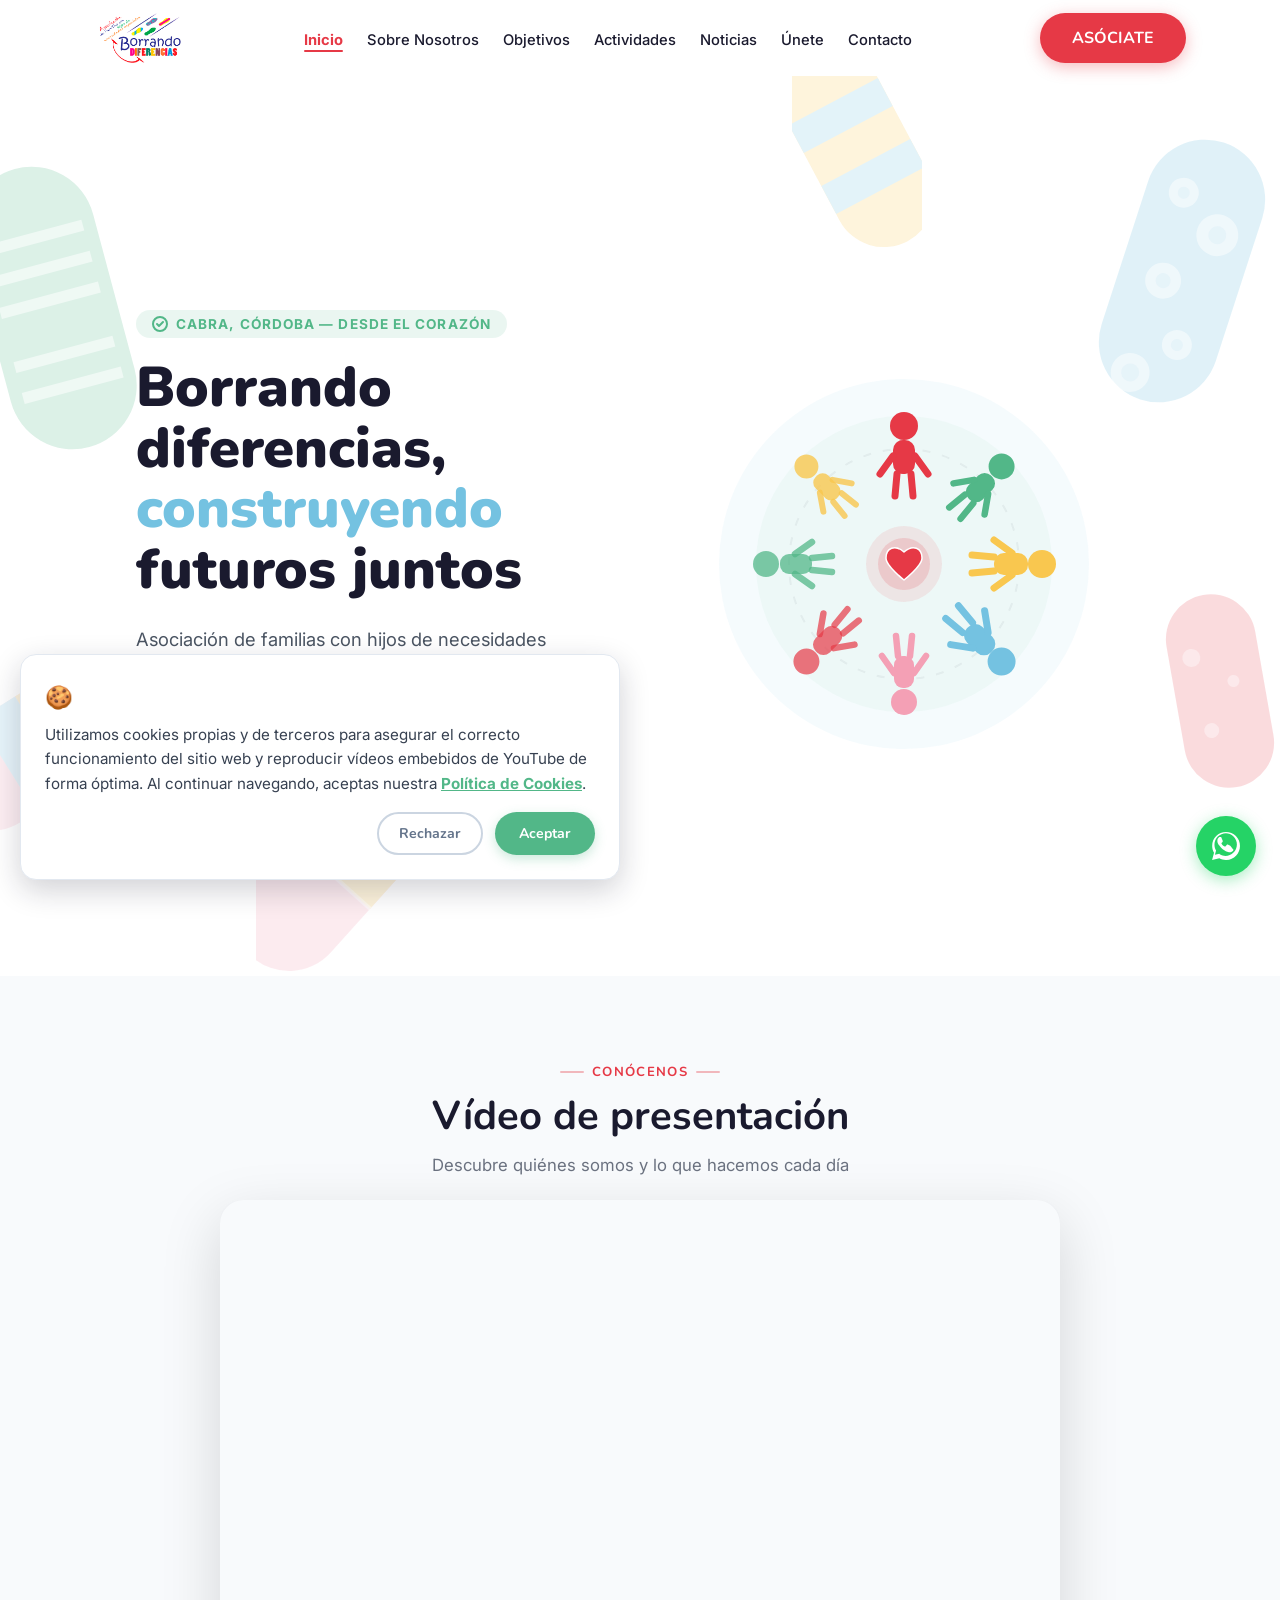
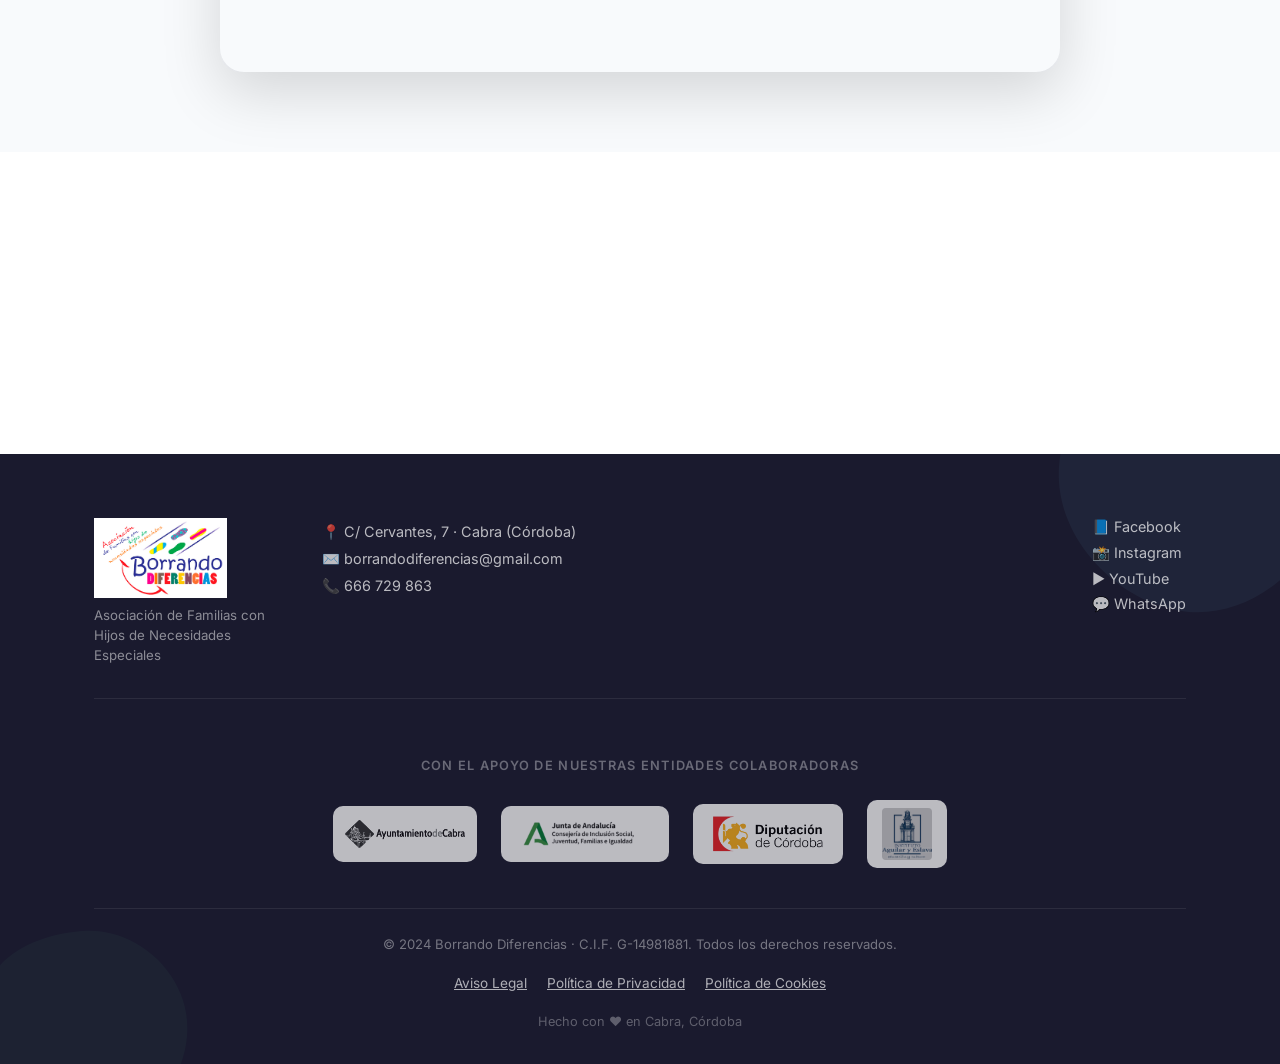
<file: index.html>
<!DOCTYPE html>
<html lang="es">
<head>
<meta charset="UTF-8">
<meta name="viewport" content="width=device-width, initial-scale=1.0">
<title>Borrando Diferencias — Asociación de Familias con Hijos de Necesidades Especiales, Cabra</title>
<meta name="description" content="Borrando Diferencias es una asociación de familias con hijos de necesidades especiales en Cabra, Córdoba. Promovemos la inclusión, el desarrollo y el apoyo mutuo.">
<link rel="stylesheet" href="styles.css">
<style>
/* Hero page extra */
.pill-deco{position:absolute;pointer-events:none}
</style>
</head>
<body style="padding-top:76px">

<!-- Navbar y footer se inyectan por shared.js -->

<!-- ============================================================
     HERO
     ============================================================ -->
<section id="hero" aria-labelledby="hero-title">
  <!-- Cápsulas decorativas inspiradas en el folleto -->
  <div class="blob-container" aria-hidden="true">
    <svg class="blob-f1" style="top:8%;left:-3%;width:180px;height:320px;opacity:.2" viewBox="0 0 100 200" xmlns="http://www.w3.org/2000/svg">
      <g transform="rotate(-15 50 100)">
        <rect x="10" y="10" width="80" height="180" rx="40" fill="#52B788"/>
        <line x1="18" y1="55" x2="82" y2="55" stroke="#fff" stroke-width="7" opacity=".55"/>
        <line x1="18" y1="75" x2="82" y2="75" stroke="#fff" stroke-width="7" opacity=".55"/>
        <line x1="18" y1="95" x2="82" y2="95" stroke="#fff" stroke-width="7" opacity=".55"/>
        <line x1="18" y1="130" x2="82" y2="130" stroke="#fff" stroke-width="7" opacity=".55"/>
        <line x1="18" y1="150" x2="82" y2="150" stroke="#fff" stroke-width="7" opacity=".55"/>
      </g>
    </svg>
    <svg class="blob-f2" style="top:5%;right:1%;width:170px;height:300px;opacity:.22" viewBox="0 0 100 200" xmlns="http://www.w3.org/2000/svg">
      <g transform="rotate(18 50 100)">
        <rect x="10" y="10" width="80" height="180" rx="40" fill="#74C2E1"/>
        <circle cx="35" cy="50" r="10" fill="#fff" opacity=".5"/><circle cx="65" cy="70" r="14" fill="#fff" opacity=".5"/>
        <circle cx="40" cy="110" r="12" fill="#fff" opacity=".5"/><circle cx="62" cy="148" r="10" fill="#fff" opacity=".5"/>
        <circle cx="38" cy="175" r="13" fill="#fff" opacity=".5"/>
        <circle cx="35" cy="50" r="4" fill="#74C2E1" opacity=".6"/><circle cx="65" cy="70" r="6" fill="#74C2E1" opacity=".6"/>
        <circle cx="40" cy="110" r="5" fill="#74C2E1" opacity=".6"/><circle cx="62" cy="148" r="4" fill="#74C2E1" opacity=".6"/>
        <circle cx="38" cy="175" r="6" fill="#74C2E1" opacity=".6"/>
      </g>
    </svg>
    <svg class="blob-f3" style="bottom:-3%;left:20%;width:160px;height:280px;opacity:.2" viewBox="0 0 100 200" xmlns="http://www.w3.org/2000/svg">
      <g transform="rotate(42 50 100)">
        <rect x="10" y="10" width="80" height="180" rx="40" fill="#F4A0B5"/>
        <rect x="10" y="72" width="80" height="36" fill="#F9C74F"/>
        <line x1="10" y1="72" x2="90" y2="72" stroke="#fff" stroke-width="3" opacity=".5"/>
        <line x1="10" y1="108" x2="90" y2="108" stroke="#fff" stroke-width="3" opacity=".5"/>
      </g>
    </svg>
    <svg class="blob-f4" style="top:-5%;right:28%;width:130px;height:230px;opacity:.2" viewBox="0 0 80 160" xmlns="http://www.w3.org/2000/svg">
      <g transform="rotate(-28 40 80)">
        <rect x="5" y="5" width="70" height="150" rx="35" fill="#F9C74F"/>
        <rect x="5" y="45" width="70" height="22" fill="#74C2E1"/>
        <rect x="5" y="93" width="70" height="22" fill="#74C2E1"/>
      </g>
    </svg>
    <svg class="blob-f5" style="bottom:12%;left:-2%;width:140px;height:250px;opacity:.18" viewBox="0 0 80 160" xmlns="http://www.w3.org/2000/svg">
      <g transform="rotate(58 40 80)">
        <rect x="5" y="5" width="70" height="150" rx="35" fill="#F4A0B5"/>
        <rect x="5" y="52" width="70" height="28" fill="#F9C74F"/>
        <rect x="5" y="80" width="70" height="28" fill="#74C2E1"/>
      </g>
    </svg>
    <svg class="blob-f2" style="bottom:20%;right:0%;width:120px;height:210px;opacity:.18" viewBox="0 0 70 140" xmlns="http://www.w3.org/2000/svg">
      <g transform="rotate(-10 35 70)">
        <rect x="5" y="5" width="60" height="130" rx="30" fill="#E63946"/>
        <circle cx="20" cy="45" r="6" fill="#fff" opacity=".4"/>
        <circle cx="45" cy="65" r="4" fill="#fff" opacity=".4"/>
        <circle cx="25" cy="95" r="5" fill="#fff" opacity=".4"/>
      </g>
    </svg>
  </div>

  <div class="container">
    <div class="hero-inner">
      <div class="hero-text">
        <div class="hero-pre">
          <svg width="16" height="16" fill="none" viewBox="0 0 16 16" aria-hidden="true"><circle cx="8" cy="8" r="7" stroke="#52B788" stroke-width="2"/><path d="M5 8l2 2 4-4" stroke="#52B788" stroke-width="2" stroke-linecap="round" stroke-linejoin="round"/></svg>
          Cabra, Córdoba — Desde el corazón
        </div>
        <h1 class="hero-title" id="hero-title">
          Borrando<br>diferencias,<br>
          <span class="line-color">construyendo</span><br>
          futuros juntos
        </h1>
        <p class="hero-subtitle">Asociación de familias con hijos de necesidades especiales en Cabra, Córdoba. Juntos somos más fuertes.</p>
        <div class="hero-btns">
          <a href="contacto.html" class="btn btn-red btn-lg">ÚNETE A NOSOTROS</a>
          <a href="nosotros.html" class="btn btn-outline-green btn-lg">Conoce más</a>
        </div>
      </div>

      <!-- Ilustración SVG figuras en círculo — versión pulida -->
      <div class="hero-illustration" aria-hidden="true">
        <svg width="420" height="420" viewBox="0 0 420 420" xmlns="http://www.w3.org/2000/svg">
          <!-- Anillos de fondo -->
          <circle cx="210" cy="210" r="185" fill="rgba(116,194,225,.07)"/>
          <circle cx="210" cy="210" r="148" fill="rgba(82,183,136,.05)"/>
          <circle cx="210" cy="210" r="115" fill="none" stroke="rgba(26,26,46,.05)" stroke-width="2" stroke-dasharray="8 12"/>

          <!-- Figura 1 — rojo (arriba) -->
          <g transform="translate(210,210) rotate(0) translate(0,-118)">
            <circle cx="0" cy="-20" r="14" fill="#E63946"/>
            <rect x="-11" y="-6" width="22" height="34" rx="10" fill="#E63946"/>
            <line x1="-11" y1="10" x2="-24" y2="28" stroke="#E63946" stroke-width="7" stroke-linecap="round"/>
            <line x1="11"  y1="10" x2="24"  y2="28" stroke="#E63946" stroke-width="7" stroke-linecap="round"/>
            <line x1="-7"  y1="28" x2="-9"  y2="50" stroke="#E63946" stroke-width="7" stroke-linecap="round"/>
            <line x1="7"   y1="28" x2="9"   y2="50" stroke="#E63946" stroke-width="7" stroke-linecap="round"/>
          </g>

          <!-- Figura 2 — verde -->
          <g transform="translate(210,210) rotate(45) translate(0,-118)">
            <circle cx="0" cy="-20" r="13" fill="#52B788"/>
            <rect x="-10" y="-6" width="20" height="32" rx="9" fill="#52B788"/>
            <line x1="-10" y1="9"  x2="-22" y2="26" stroke="#52B788" stroke-width="6.5" stroke-linecap="round"/>
            <line x1="10"  y1="9"  x2="22"  y2="26" stroke="#52B788" stroke-width="6.5" stroke-linecap="round"/>
            <line x1="-6"  y1="26" x2="-8"  y2="46" stroke="#52B788" stroke-width="6.5" stroke-linecap="round"/>
            <line x1="6"   y1="26" x2="8"   y2="46" stroke="#52B788" stroke-width="6.5" stroke-linecap="round"/>
          </g>

          <!-- Figura 3 — amarillo -->
          <g transform="translate(210,210) rotate(90) translate(0,-118)">
            <circle cx="0" cy="-20" r="14" fill="#F9C74F"/>
            <rect x="-11" y="-6" width="22" height="34" rx="10" fill="#F9C74F"/>
            <line x1="-11" y1="10" x2="-24" y2="28" stroke="#F9C74F" stroke-width="7" stroke-linecap="round"/>
            <line x1="11"  y1="10" x2="24"  y2="28" stroke="#F9C74F" stroke-width="7" stroke-linecap="round"/>
            <line x1="-7"  y1="28" x2="-9"  y2="50" stroke="#F9C74F" stroke-width="7" stroke-linecap="round"/>
            <line x1="7"   y1="28" x2="9"   y2="50" stroke="#F9C74F" stroke-width="7" stroke-linecap="round"/>
          </g>

          <!-- Figura 4 — azul -->
          <g transform="translate(210,210) rotate(135) translate(0,-118)">
            <circle cx="0" cy="-20" r="14" fill="#74C2E1"/>
            <rect x="-11" y="-6" width="22" height="34" rx="10" fill="#74C2E1"/>
            <line x1="-11" y1="10" x2="-24" y2="28" stroke="#74C2E1" stroke-width="7" stroke-linecap="round"/>
            <line x1="11"  y1="10" x2="24"  y2="28" stroke="#74C2E1" stroke-width="7" stroke-linecap="round"/>
            <line x1="-7"  y1="28" x2="-9"  y2="50" stroke="#74C2E1" stroke-width="7" stroke-linecap="round"/>
            <line x1="7"   y1="28" x2="9"   y2="50" stroke="#74C2E1" stroke-width="7" stroke-linecap="round"/>
          </g>

          <!-- Figura 5 — rosa -->
          <g transform="translate(210,210) rotate(180) translate(0,-118)">
            <circle cx="0" cy="-20" r="13" fill="#F4A0B5"/>
            <rect x="-10" y="-6" width="20" height="32" rx="9" fill="#F4A0B5"/>
            <line x1="-10" y1="9"  x2="-22" y2="26" stroke="#F4A0B5" stroke-width="6.5" stroke-linecap="round"/>
            <line x1="10"  y1="9"  x2="22"  y2="26" stroke="#F4A0B5" stroke-width="6.5" stroke-linecap="round"/>
            <line x1="-6"  y1="26" x2="-8"  y2="46" stroke="#F4A0B5" stroke-width="6.5" stroke-linecap="round"/>
            <line x1="6"   y1="26" x2="8"   y2="46" stroke="#F4A0B5" stroke-width="6.5" stroke-linecap="round"/>
          </g>

          <!-- Figura 6 — rojo claro -->
          <g transform="translate(210,210) rotate(225) translate(0,-118)">
            <circle cx="0" cy="-20" r="13" fill="#E63946" opacity=".7"/>
            <rect x="-10" y="-6" width="20" height="32" rx="9" fill="#E63946" opacity=".7"/>
            <line x1="-10" y1="9"  x2="-22" y2="26" stroke="#E63946" stroke-width="6.5" stroke-linecap="round" opacity=".7"/>
            <line x1="10"  y1="9"  x2="22"  y2="26" stroke="#E63946" stroke-width="6.5" stroke-linecap="round" opacity=".7"/>
            <line x1="-6"  y1="26" x2="-8"  y2="46" stroke="#E63946" stroke-width="6.5" stroke-linecap="round" opacity=".7"/>
            <line x1="6"   y1="26" x2="8"   y2="46" stroke="#E63946" stroke-width="6.5" stroke-linecap="round" opacity=".7"/>
          </g>

          <!-- Figura 7 — verde claro -->
          <g transform="translate(210,210) rotate(270) translate(0,-118)">
            <circle cx="0" cy="-20" r="13" fill="#52B788" opacity=".75"/>
            <rect x="-10" y="-6" width="20" height="32" rx="9" fill="#52B788" opacity=".75"/>
            <line x1="-10" y1="9"  x2="-22" y2="26" stroke="#52B788" stroke-width="6.5" stroke-linecap="round" opacity=".75"/>
            <line x1="10"  y1="9"  x2="22"  y2="26" stroke="#52B788" stroke-width="6.5" stroke-linecap="round" opacity=".75"/>
            <line x1="-6"  y1="26" x2="-8"  y2="46" stroke="#52B788" stroke-width="6.5" stroke-linecap="round" opacity=".75"/>
            <line x1="6"   y1="26" x2="8"   y2="46" stroke="#52B788" stroke-width="6.5" stroke-linecap="round" opacity=".75"/>
          </g>

          <!-- Figura 8 — amarillo claro -->
          <g transform="translate(210,210) rotate(315) translate(0,-118)">
            <circle cx="0" cy="-20" r="12" fill="#F9C74F" opacity=".8"/>
            <rect x="-9"  y="-6" width="18" height="30" rx="8" fill="#F9C74F" opacity=".8"/>
            <line x1="-9"  y1="8"  x2="-20" y2="24" stroke="#F9C74F" stroke-width="6" stroke-linecap="round" opacity=".8"/>
            <line x1="9"   y1="8"  x2="20"  y2="24" stroke="#F9C74F" stroke-width="6" stroke-linecap="round" opacity=".8"/>
            <line x1="-6"  y1="24" x2="-8"  y2="42" stroke="#F9C74F" stroke-width="6" stroke-linecap="round" opacity=".8"/>
            <line x1="6"   y1="24" x2="8"   y2="42" stroke="#F9C74F" stroke-width="6" stroke-linecap="round" opacity=".8"/>
          </g>

          <!-- Corazón central — forma SVG clásica bien definida -->
          <g transform="translate(210,218)">
            <!-- Halo suave -->
            <circle cx="0" cy="-8" r="38" fill="rgba(230,57,70,.10)"/>
            <circle cx="0" cy="-8" r="26" fill="rgba(230,57,70,.16)"/>
            <!-- Corazón: path con dos arcos superiores y punta abajo -->
            <path d="M0,8
                     C0,8 -18,-6 -18,-14
                     C-18,-24 -9,-28 0,-20
                     C9,-28 18,-24 18,-14
                     C18,-6 0,8 0,8 Z"
                  fill="#E63946"
                  stroke="#fff"
                  stroke-width="1.5"
                  stroke-linejoin="round"/>
          </g>
        </svg>
      </div>
    </div>
  </div>
</section>

<!-- ============================================================
     VÍDEO DE PRESENTACIÓN
     INSTRUCCIONES: Cuando tengas el vídeo disponible, sustituye el
     bloque .video-placeholder por uno de los siguientes:
     - YouTube:  <iframe src="https://www.youtube.com/embed/ID_DEL_VIDEO" ...></iframe>
     - Archivo local: <video src="presentacion.mp4" controls poster="miniatura.jpg"></video>
     ============================================================ -->
<section id="video-presentacion" style="background:var(--bg-alt);padding:80px 0" aria-labelledby="vidpres-title">
  <div class="container">
    <div class="section-title-wrapper">
      <div class="section-tag">Conócenos</div>
      <h2 id="vidpres-title">Vídeo de presentación</h2>
      <p style="color:#6b7280;margin-top:12px;font-size:1.05rem">Descubre quiénes somos y lo que hacemos cada día</p>
    </div>
    <div class="vidpres-wrapper fade-up">
      <div style="position:relative;width:100%;padding-bottom:56.25%;border-radius:20px;overflow:hidden;box-shadow:0 20px 60px rgba(0,0,0,.15)">
        <iframe
          id="vidpres-youtube"
          src="https://www.youtube.com/embed/uukV4SWNiFI"
          title="Vídeo de presentación de Borrando Diferencias"
          frameborder="0"
          allow="accelerometer; autoplay; clipboard-write; encrypted-media; gyroscope; picture-in-picture; web-share"
          allowfullscreen
          style="position:absolute;top:0;left:0;width:100%;height:100%">
        </iframe>
      </div>
    </div>
  </div>
</section>

<!-- Mini resumen de secciones con links -->
<section style="background:#fff;padding:56px 0" aria-label="Accesos directos a secciones">
  <div class="container">
    <div style="display:grid;grid-template-columns:repeat(6,1fr);gap:16px">
      <a href="nosotros.html" class="quick-link-card fade-up" style="background:#fff;border-radius:20px;padding:28px;box-shadow:var(--shadow);display:flex;flex-direction:column;gap:10px;border-top:4px solid var(--blue);transition:transform .25s,box-shadow .25s;text-decoration:none;color:inherit">
        <span style="font-size:2.2rem">🤝</span>
        <h3 style="font-size:1.1rem;color:var(--dark)">Sobre Nosotros</h3>
        <p style="font-size:.88rem;color:#6b7280">Quiénes somos y las claves para la integración</p>
      </a>
      <a href="objetivos.html" class="quick-link-card fade-up" style="background:#fff;border-radius:20px;padding:28px;box-shadow:var(--shadow);display:flex;flex-direction:column;gap:10px;border-top:4px solid var(--red);transition:transform .25s,box-shadow .25s;text-decoration:none;color:inherit">
        <span style="font-size:2.2rem">🎯</span>
        <h3 style="font-size:1.1rem;color:var(--dark)">Nuestros Objetivos</h3>
        <p style="font-size:.88rem;color:#6b7280">Nuestra misión y lo que queremos conseguir</p>
      </a>
      <a href="actividades.html" class="quick-link-card fade-up" style="background:#fff;border-radius:20px;padding:28px;box-shadow:var(--shadow);display:flex;flex-direction:column;gap:10px;border-top:4px solid var(--green);transition:transform .25s,box-shadow .25s;text-decoration:none;color:inherit">
        <span style="font-size:2.2rem">🎮</span>
        <h3 style="font-size:1.1rem;color:var(--dark)">Actividades</h3>
        <p style="font-size:.88rem;color:#6b7280">Talleres, terapias y nuestro álbum de fotos</p>
      </a>
      <a href="unete.html" class="quick-link-card fade-up" style="background:#fff;border-radius:20px;padding:28px;box-shadow:var(--shadow);display:flex;flex-direction:column;gap:10px;border-top:4px solid var(--yellow);transition:transform .25s,box-shadow .25s;text-decoration:none;color:inherit">
        <span style="font-size:2.2rem">💛</span>
        <h3 style="font-size:1.1rem;color:var(--dark)">Únete</h3>
        <p style="font-size:.88rem;color:#6b7280">Hazte socio, colabora o haz voluntariado</p>
      </a>
      <a href="noticias.html" class="quick-link-card fade-up" style="background:#fff;border-radius:20px;padding:28px;box-shadow:var(--shadow);display:flex;flex-direction:column;gap:10px;border-top:4px solid var(--green);transition:transform .25s,box-shadow .25s;text-decoration:none;color:inherit">
        <span style="font-size:2.2rem">📰</span>
        <h3 style="font-size:1.1rem;color:var(--dark)">Noticias</h3>
        <p style="font-size:.88rem;color:#6b7280">Novedades y todo lo que hacemos</p>
      </a>
      <a href="contacto.html" class="quick-link-card fade-up" style="background:#fff;border-radius:20px;padding:28px;box-shadow:var(--shadow);display:flex;flex-direction:column;gap:10px;border-top:4px solid var(--pink);transition:transform .25s,box-shadow .25s;text-decoration:none;color:inherit">
        <span style="font-size:2.2rem">✉️</span>
        <h3 style="font-size:1.1rem;color:var(--dark)">Contacto</h3>
        <p style="font-size:.88rem;color:#6b7280">Formulario de inscripción y datos de contacto</p>
      </a>
    </div>
  </div>
</section>
<style>
.quick-link-card{padding:20px 16px !important}
.quick-link-card:hover{transform:translateY(-4px);box-shadow:var(--shadow-lg)}
.quick-link-card h3{font-size:.95rem !important}
.quick-link-card p{font-size:.8rem !important}
@media(max-width:900px){
  .quick-link-section-grid{grid-template-columns:repeat(3,1fr) !important}
}
@media(max-width:580px){
  .quick-link-section-grid{grid-template-columns:repeat(2,1fr) !important}
}
</style>

<script src="shared.js"></script>
</body>
</html>
</file>
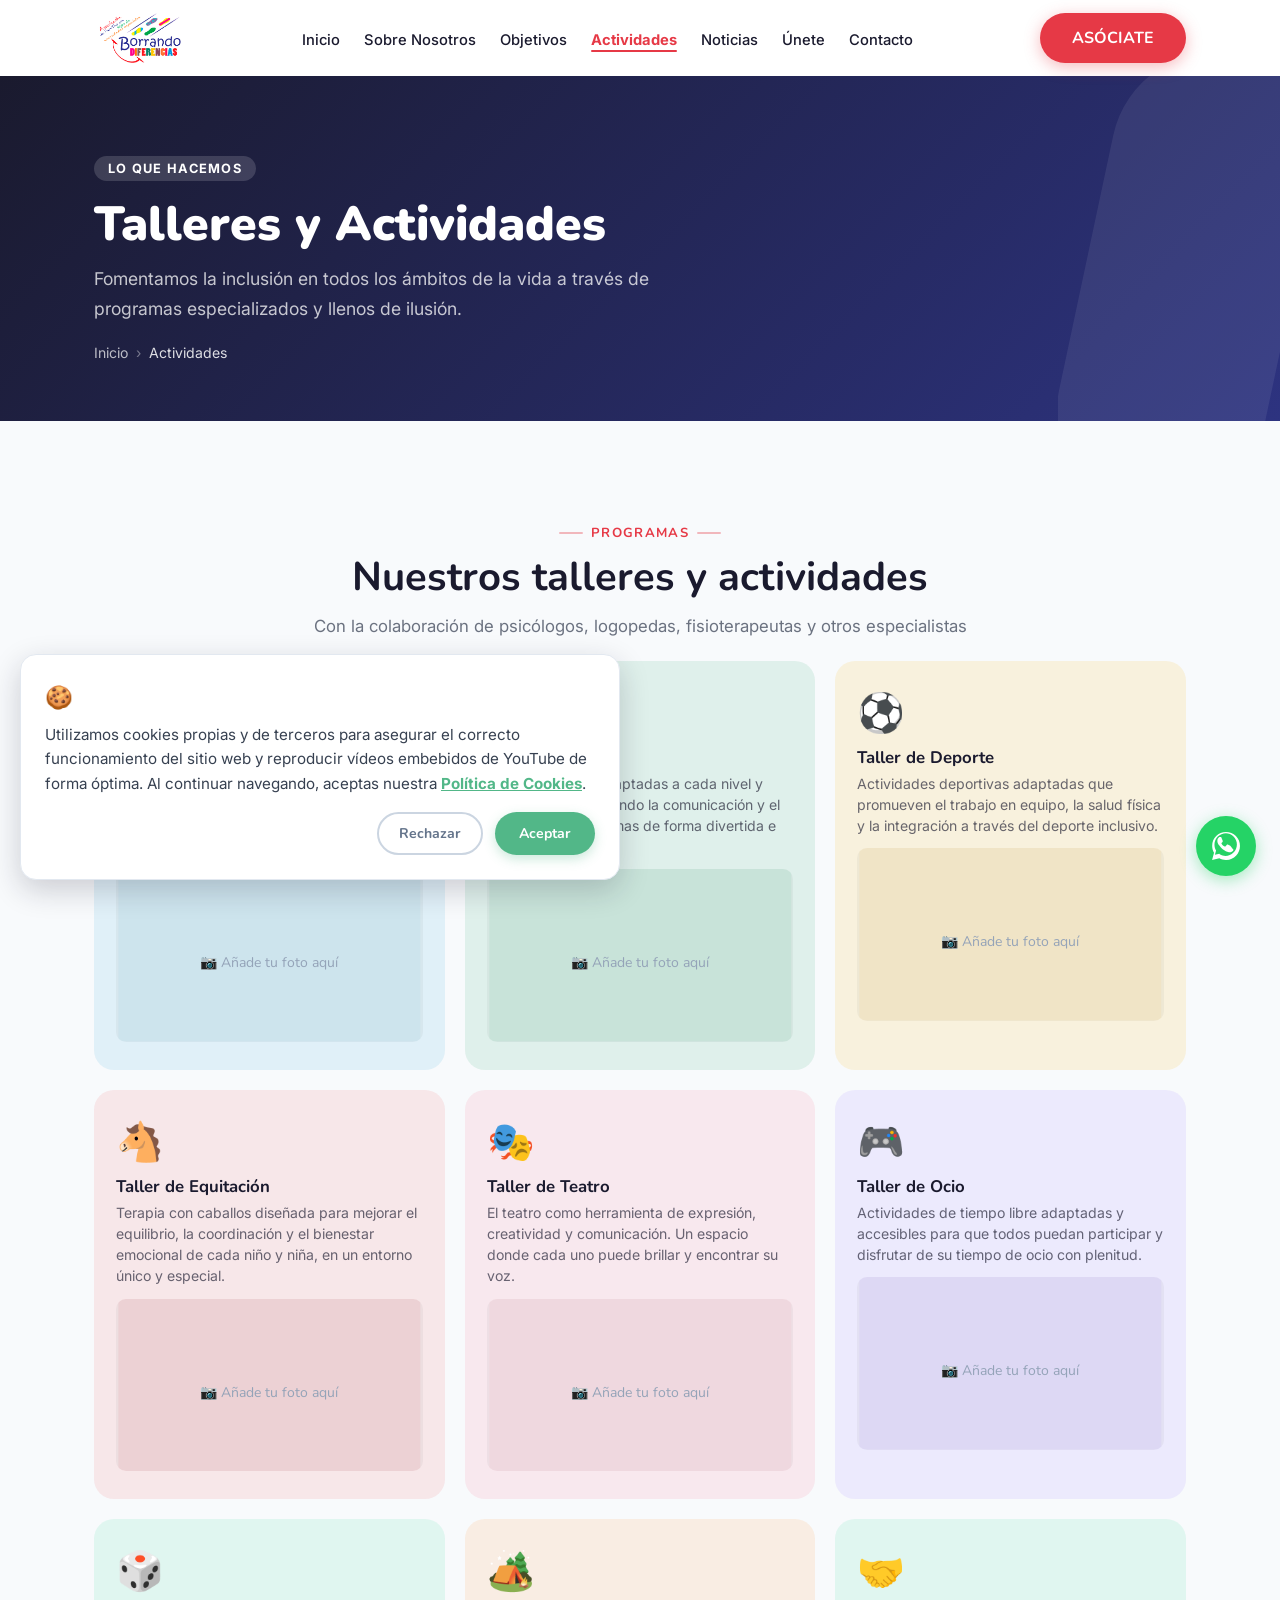
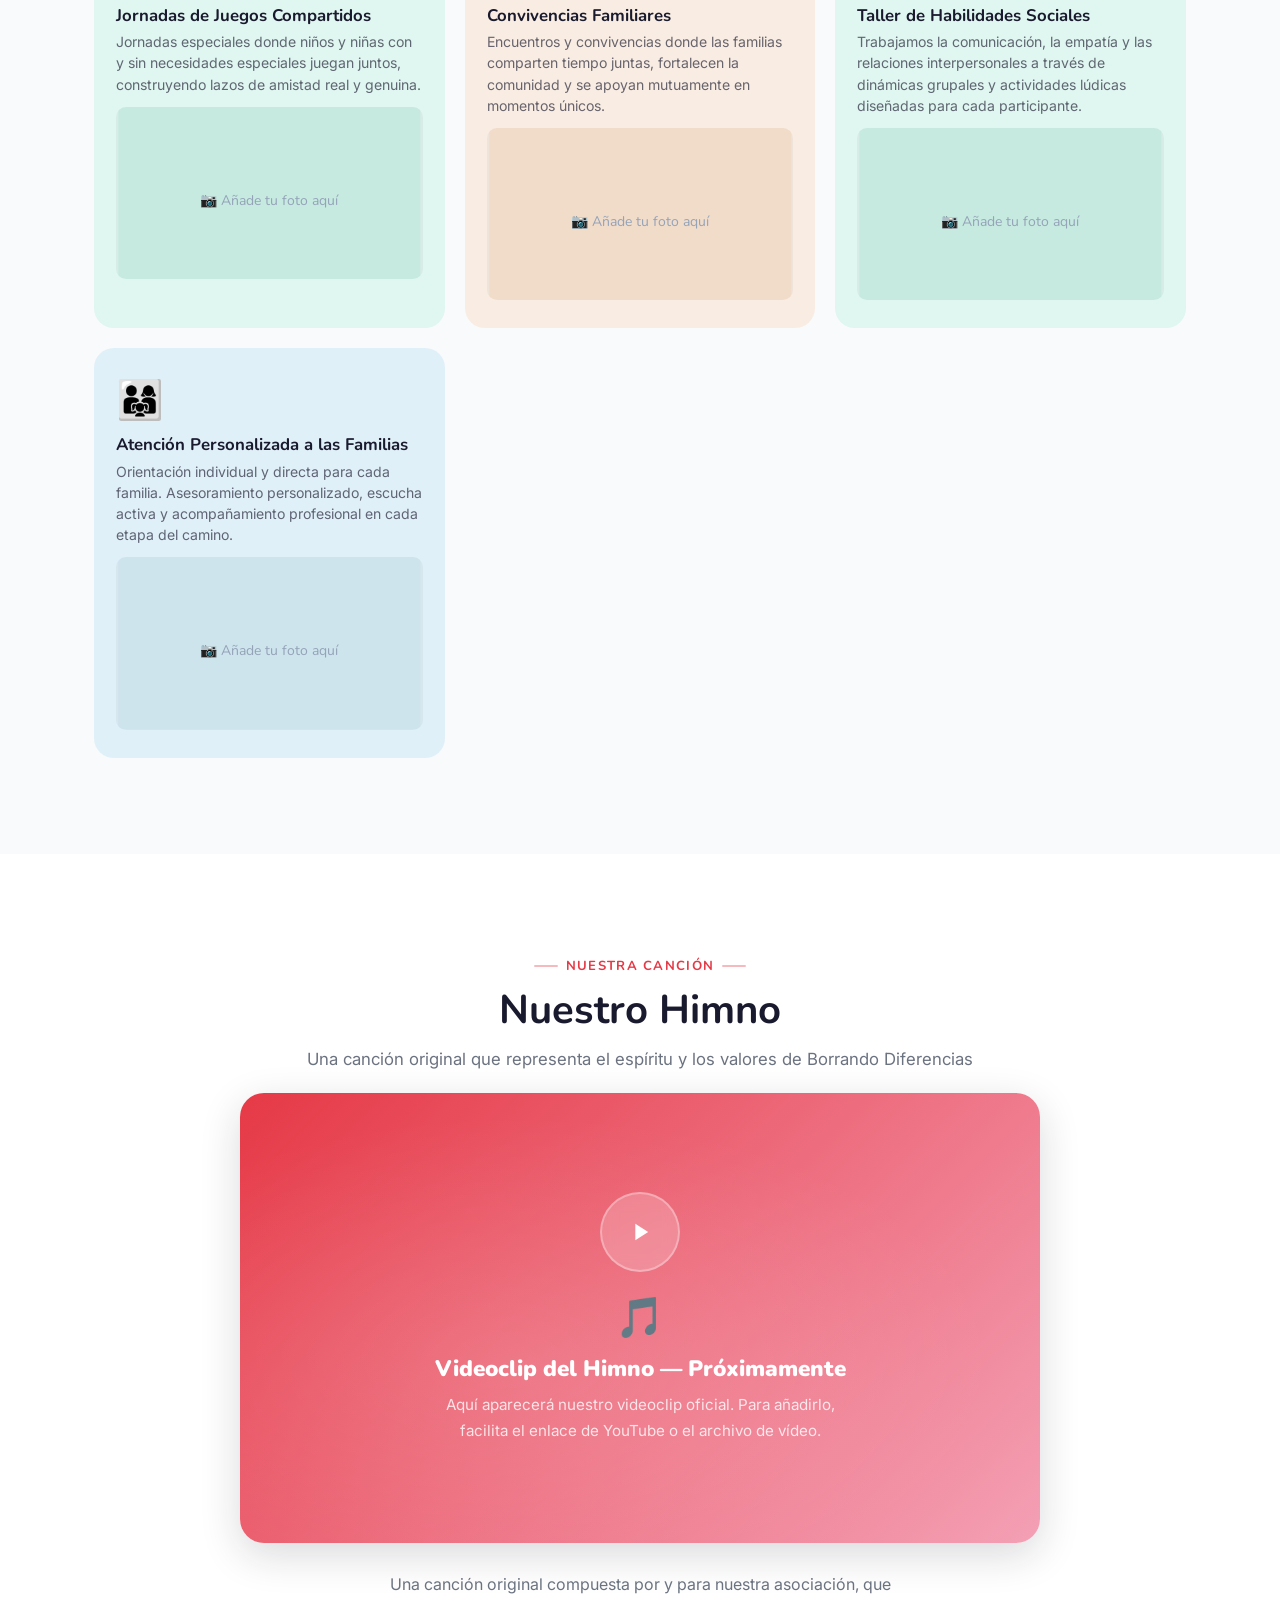
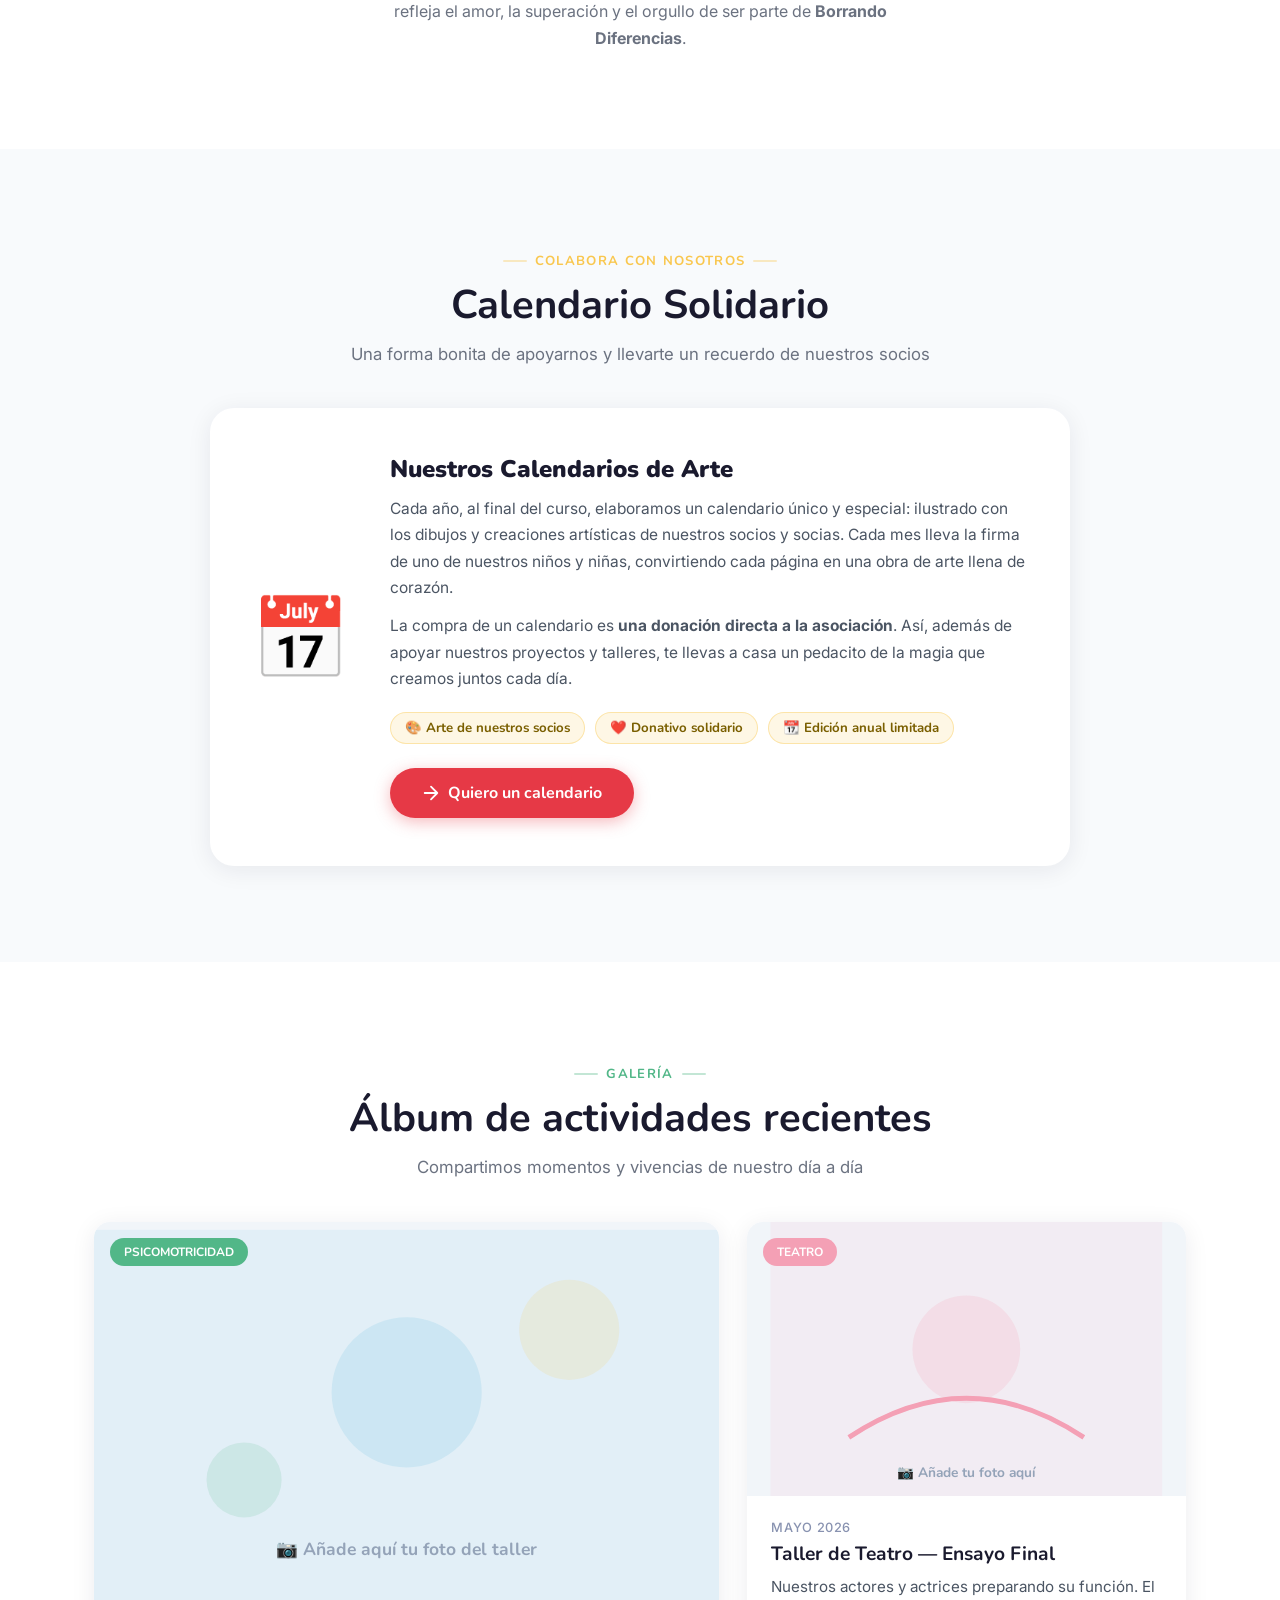
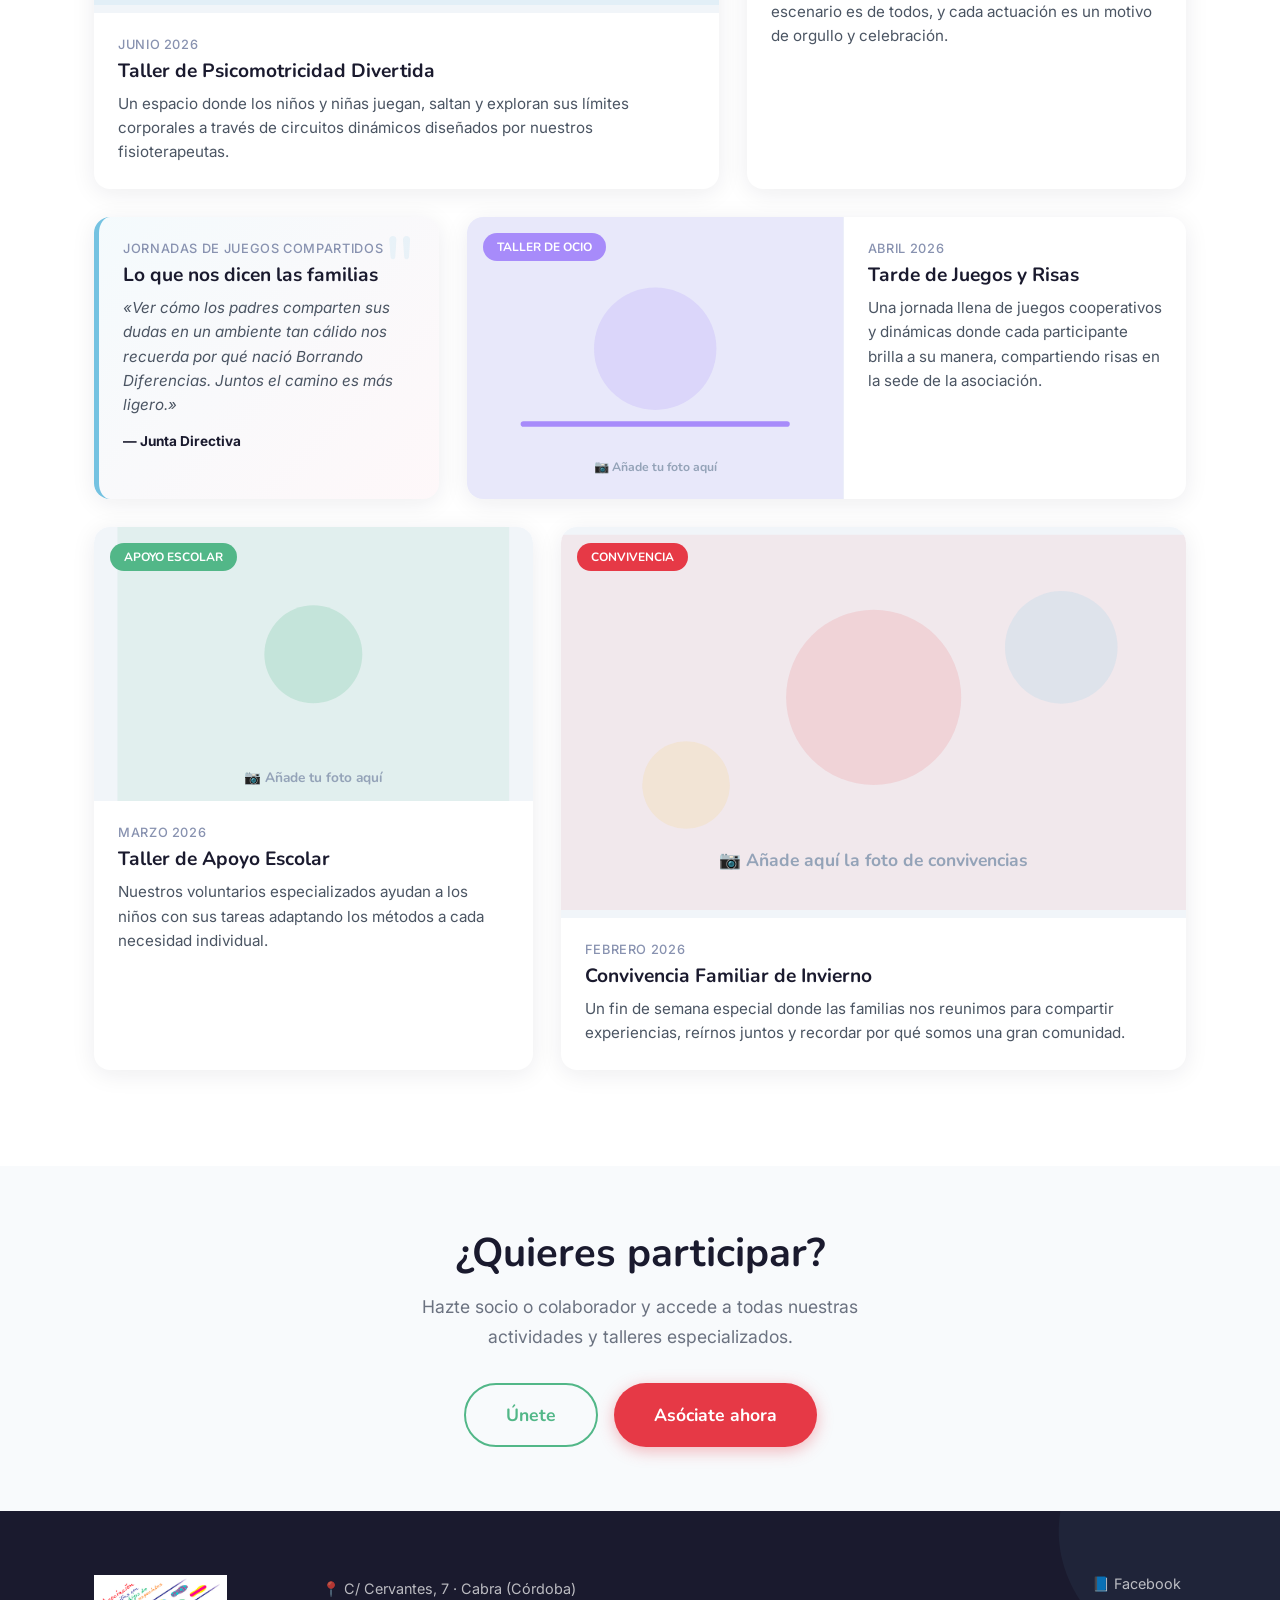
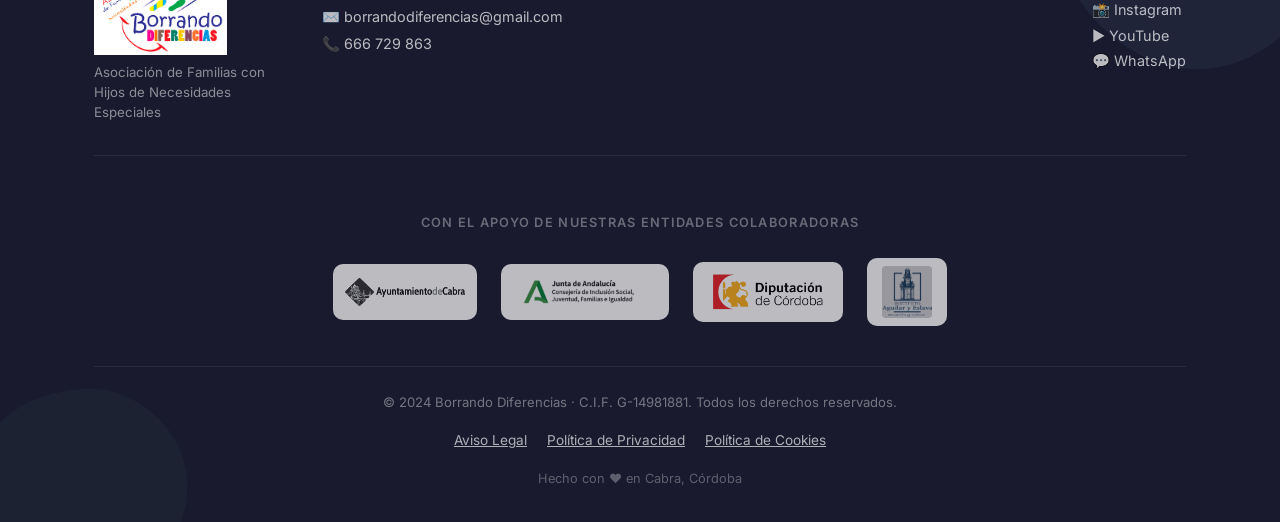
<file: actividades.html>
<!DOCTYPE html>
<html lang="es">
<head>
<meta charset="UTF-8">
<meta name="viewport" content="width=device-width, initial-scale=1.0">
<title>Talleres y Actividades — Borrando Diferencias</title>
<meta name="description" content="Talleres y actividades de Borrando Diferencias: apoyo escolar, inglés, deporte, psicomotricidad, teatro, ocio, juegos compartidos, convivencias familiares y atención personalizada.">
<link rel="stylesheet" href="styles.css">
</head>
<body class="page-offset">

<!-- ============================================================
     PAGE HERO
     ============================================================ -->
<section class="page-hero">
  <div class="blob-container" aria-hidden="true">
    <svg style="top:-15%;right:-3%;width:260px;opacity:.07;position:absolute" viewBox="0 0 100 200"><g transform="rotate(12 50 100)"><rect x="10" y="10" width="80" height="180" rx="40" fill="#fff"/></g></svg>
  </div>
  <div class="container" style="position:relative;z-index:1">
    <span class="page-hero-tag">Lo que hacemos</span>
    <h1>Talleres y Actividades</h1>
    <p>Fomentamos la inclusión en todos los ámbitos de la vida a través de programas especializados y llenos de ilusión.</p>
    <nav class="breadcrumb" aria-label="Migas de pan">
      <a href="index.html">Inicio</a>
      <span>›</span>
      <span style="color:rgba(255,255,255,.85)">Actividades</span>
    </nav>
  </div>
</section>

<!-- ============================================================
     TALLERES
     ============================================================ -->
<section class="section-pad" style="background:var(--bg-alt)" aria-labelledby="act-title">
  <div class="container">
    <div class="section-title-wrapper">
      <div class="section-tag">Programas</div>
      <h2 id="act-title">Nuestros talleres y actividades</h2>
      <p style="color:#6b7280;margin-top:12px;font-size:1.05rem">Con la colaboración de psicólogos, logopedas, fisioterapeutas y otros especialistas</p>
    </div>
    <div class="act-grid">
      <div class="act-card blue-p fade-up">
        <div class="act-emoji" aria-hidden="true">📚</div>
        <h3>Taller de Apoyo Escolar</h3>
        <p>Refuerzo académico personalizado para el máximo desarrollo educativo de cada niño y niña, adaptado a sus necesidades individuales.</p>
        <div class="act-img-placeholder" aria-hidden="true">
          <svg viewBox="0 0 280 160" xmlns="http://www.w3.org/2000/svg"><rect width="100%" height="100%" fill="rgba(116,194,225,.1)"/><text x="50%" y="55%" font-family="'Nunito',sans-serif" font-size="13" fill="#94a3b8" text-anchor="middle" dominant-baseline="middle">📷 Añade tu foto aquí</text></svg>
        </div>
      </div>
      <div class="act-card green-p fade-up">
        <div class="act-emoji" aria-hidden="true">🌍</div>
        <h3>Taller de Inglés</h3>
        <p>Clases de inglés adaptadas a cada nivel y capacidad, fomentando la comunicación y el aprendizaje de idiomas de forma divertida e inclusiva.</p>
        <div class="act-img-placeholder" aria-hidden="true">
          <svg viewBox="0 0 280 160" xmlns="http://www.w3.org/2000/svg"><rect width="100%" height="100%" fill="rgba(82,183,136,.1)"/><text x="50%" y="55%" font-family="'Nunito',sans-serif" font-size="13" fill="#94a3b8" text-anchor="middle" dominant-baseline="middle">📷 Añade tu foto aquí</text></svg>
        </div>
      </div>
      <div class="act-card yellow-p fade-up">
        <div class="act-emoji" aria-hidden="true">⚽</div>
        <h3>Taller de Deporte</h3>
        <p>Actividades deportivas adaptadas que promueven el trabajo en equipo, la salud física y la integración a través del deporte inclusivo.</p>
        <div class="act-img-placeholder" aria-hidden="true">
          <svg viewBox="0 0 280 160" xmlns="http://www.w3.org/2000/svg"><rect width="100%" height="100%" fill="rgba(249,199,79,.1)"/><text x="50%" y="55%" font-family="'Nunito',sans-serif" font-size="13" fill="#94a3b8" text-anchor="middle" dominant-baseline="middle">📷 Añade tu foto aquí</text></svg>
        </div>
      </div>
      <div class="act-card coral-p fade-up">
        <div class="act-emoji" aria-hidden="true">🐴</div>
        <h3>Taller de Equitación</h3>
        <p>Terapia con caballos diseñada para mejorar el equilibrio, la coordinación y el bienestar emocional de cada niño y niña, en un entorno único y especial.</p>
        <div class="act-img-placeholder" aria-hidden="true">
          <svg viewBox="0 0 280 160" xmlns="http://www.w3.org/2000/svg"><rect width="100%" height="100%" fill="rgba(230,57,70,.08)"/><text x="50%" y="55%" font-family="'Nunito',sans-serif" font-size="13" fill="#94a3b8" text-anchor="middle" dominant-baseline="middle">📷 Añade tu foto aquí</text></svg>
        </div>
      </div>
      <div class="act-card pink-p fade-up">
        <div class="act-emoji" aria-hidden="true">🎭</div>
        <h3>Taller de Teatro</h3>
        <p>El teatro como herramienta de expresión, creatividad y comunicación. Un espacio donde cada uno puede brillar y encontrar su voz.</p>
        <div class="act-img-placeholder" aria-hidden="true">
          <svg viewBox="0 0 280 160" xmlns="http://www.w3.org/2000/svg"><rect width="100%" height="100%" fill="rgba(244,160,181,.12)"/><text x="50%" y="55%" font-family="'Nunito',sans-serif" font-size="13" fill="#94a3b8" text-anchor="middle" dominant-baseline="middle">📷 Añade tu foto aquí</text></svg>
        </div>
      </div>
      <div class="act-card lavender-p fade-up">
        <div class="act-emoji" aria-hidden="true">🎮</div>
        <h3>Taller de Ocio</h3>
        <p>Actividades de tiempo libre adaptadas y accesibles para que todos puedan participar y disfrutar de su tiempo de ocio con plenitud.</p>
        <div class="act-img-placeholder" aria-hidden="true">
          <svg viewBox="0 0 280 160" xmlns="http://www.w3.org/2000/svg"><rect width="100%" height="100%" fill="rgba(167,139,250,.1)"/><text x="50%" y="55%" font-family="'Nunito',sans-serif" font-size="13" fill="#94a3b8" text-anchor="middle" dominant-baseline="middle">📷 Añade tu foto aquí</text></svg>
        </div>
      </div>
      <div class="act-card mint-p fade-up">
        <div class="act-emoji" aria-hidden="true">🎲</div>
        <h3>Jornadas de Juegos Compartidos</h3>
        <p>Jornadas especiales donde niños y niñas con y sin necesidades especiales juegan juntos, construyendo lazos de amistad real y genuina.</p>
        <div class="act-img-placeholder" aria-hidden="true">
          <svg viewBox="0 0 280 160" xmlns="http://www.w3.org/2000/svg"><rect width="100%" height="100%" fill="rgba(52,211,153,.1)"/><text x="50%" y="55%" font-family="'Nunito',sans-serif" font-size="13" fill="#94a3b8" text-anchor="middle" dominant-baseline="middle">📷 Añade tu foto aquí</text></svg>
        </div>
      </div>
      <div class="act-card peach-p fade-up">
        <div class="act-emoji" aria-hidden="true">🏕️</div>
        <h3>Convivencias Familiares</h3>
        <p>Encuentros y convivencias donde las familias comparten tiempo juntas, fortalecen la comunidad y se apoyan mutuamente en momentos únicos.</p>
        <div class="act-img-placeholder" aria-hidden="true">
          <svg viewBox="0 0 280 160" xmlns="http://www.w3.org/2000/svg"><rect width="100%" height="100%" fill="rgba(251,146,60,.1)"/><text x="50%" y="55%" font-family="'Nunito',sans-serif" font-size="13" fill="#94a3b8" text-anchor="middle" dominant-baseline="middle">📷 Añade tu foto aquí</text></svg>
        </div>
      </div>
      <div class="act-card mint-p fade-up">
        <div class="act-emoji" aria-hidden="true">🤝</div>
        <h3>Taller de Habilidades Sociales</h3>
        <p>Trabajamos la comunicación, la empatía y las relaciones interpersonales a través de dinámicas grupales y actividades lúdicas diseñadas para cada participante.</p>
        <div class="act-img-placeholder" aria-hidden="true">
          <svg viewBox="0 0 280 160" xmlns="http://www.w3.org/2000/svg"><rect width="100%" height="100%" fill="rgba(52,211,153,.1)"/><text x="50%" y="55%" font-family="'Nunito',sans-serif" font-size="13" fill="#94a3b8" text-anchor="middle" dominant-baseline="middle">📷 Añade tu foto aquí</text></svg>
        </div>
      </div>
      <div class="act-card blue-p fade-up" style="grid-column: span 1">
        <div class="act-emoji" aria-hidden="true">👨‍👩‍👧</div>
        <h3>Atención Personalizada a las Familias</h3>
        <p>Orientación individual y directa para cada familia. Asesoramiento personalizado, escucha activa y acompañamiento profesional en cada etapa del camino.</p>
        <div class="act-img-placeholder" aria-hidden="true">
          <svg viewBox="0 0 280 160" xmlns="http://www.w3.org/2000/svg"><rect width="100%" height="100%" fill="rgba(116,194,225,.1)"/><text x="50%" y="55%" font-family="'Nunito',sans-serif" font-size="13" fill="#94a3b8" text-anchor="middle" dominant-baseline="middle">📷 Añade tu foto aquí</text></svg>
        </div>
      </div>
    </div>

    <!-- Nota instrucciones fotos (oculto en la web, visible solo en el código) -->
    <div class="fade-up" style="display:none;background:rgba(116,194,225,.1);border-left:4px solid var(--blue);border-radius:12px;padding:20px 24px;margin-top:32px;font-size:.92rem;color:#374151">
      <strong>💡 Cómo añadir tus fotos:</strong> Guarda las imágenes en la carpeta del proyecto y reemplaza el SVG de cada tarjeta con <code style="background:rgba(0,0,0,.07);padding:2px 6px;border-radius:4px">&lt;img src="nombre_foto.jpg" alt="descripción"&gt;</code>. También puedes cambiar el título y el texto de cada actividad.
    </div>
  </div>
</section>

<!-- ============================================================
     NUESTRO HIMNO — VIDEOCLIP
     ============================================================ -->
<section id="himno" class="section-pad" style="background:#fff" aria-labelledby="himno-title">
  <div class="container">
    <div class="section-title-wrapper">
      <div class="section-tag" style="color:var(--red)">Nuestra canción</div>
      <h2 id="himno-title">Nuestro Himno</h2>
      <p style="color:#6b7280;margin-top:12px;font-size:1.05rem">Una canción original que representa el espíritu y los valores de Borrando Diferencias</p>
    </div>

    <!-- Bloque vídeo / placeholder -->
    <div class="himno-video-wrapper fade-up">
      <!-- INSTRUCCIONES: Para añadir el videoclip de YouTube, sustituye el bloque
           .himno-placeholder por un iframe de YouTube:
           <iframe
             id="himno-video"
             src="https://www.youtube.com/embed/TU_VIDEO_ID"
             title="Himno de Borrando Diferencias"
             frameborder="0"
             allow="accelerometer; autoplay; clipboard-write; encrypted-media; gyroscope; picture-in-picture"
             allowfullscreen>
           </iframe>
           Reemplaza TU_VIDEO_ID por el ID del vídeo (la parte final de la URL de YouTube).
           También puedes usar un archivo local: <video src="himno.mp4" controls></video>
      -->
      <div class="himno-placeholder" id="himno-placeholder" role="img" aria-label="Espacio para el videoclip del himno de Borrando Diferencias">
        <div class="himno-play-btn" aria-hidden="true">
          <svg width="28" height="28" viewBox="0 0 24 24" fill="#fff"><path d="M8 5v14l11-7z"/></svg>
        </div>
        <div class="himno-placeholder-text">
          <span style="font-size:2.5rem;display:block;margin-bottom:12px">🎵</span>
          <strong>Videoclip del Himno — Próximamente</strong>
          <p>Aquí aparecerá nuestro videoclip oficial. Para añadirlo, facilita el enlace de YouTube o el archivo de vídeo.</p>
        </div>
      </div>
    </div>

    <div class="fade-up" style="text-align:center;margin-top:28px">
      <p style="color:#6b7280;font-size:1rem;max-width:540px;margin:0 auto">Una canción original compuesta por y para nuestra asociación, que refleja el amor, la superación y el orgullo de ser parte de <strong>Borrando Diferencias</strong>.</p>
    </div>
  </div>
</section>

<!-- ============================================================
     CALENDARIO SOLIDARIO
     ============================================================ -->
<section id="calendario" class="section-pad" style="background:var(--bg-alt)" aria-labelledby="cal-title">
  <div class="container">
    <div class="section-title-wrapper">
      <div class="section-tag" style="color:var(--yellow)">Colabora con nosotros</div>
      <h2 id="cal-title">Calendario Solidario</h2>
      <p style="color:#6b7280;margin-top:12px;font-size:1.05rem">Una forma bonita de apoyarnos y llevarte un recuerdo de nuestros socios</p>
    </div>
    <div class="calendario-inner fade-up">
      <div class="calendario-icon" aria-hidden="true">📅</div>
      <div class="calendario-content">
        <h3>Nuestros Calendarios de Arte</h3>
        <p>Cada año, al final del curso, elaboramos un calendario único y especial: ilustrado con los dibujos y creaciones artísticas de nuestros socios y socias. Cada mes lleva la firma de uno de nuestros niños y niñas, convirtiendo cada página en una obra de arte llena de corazón.</p>
        <p style="margin-top:12px">La compra de un calendario es <strong>una donación directa a la asociación</strong>. Así, además de apoyar nuestros proyectos y talleres, te llevas a casa un pedacito de la magia que creamos juntos cada día.</p>
        <div class="calendario-badges">
          <span class="cal-badge">🎨 Arte de nuestros socios</span>
          <span class="cal-badge">❤️ Donativo solidario</span>
          <span class="cal-badge">📆 Edición anual limitada</span>
        </div>
        <a href="contacto.html" class="btn btn-red" style="margin-top:24px;display:inline-flex">
          <svg width="18" height="18" viewBox="0 0 20 20" fill="none" aria-hidden="true"><path d="M3 10l14 0M10 3l7 7-7 7" stroke="#fff" stroke-width="2" stroke-linecap="round" stroke-linejoin="round"/></svg>
          Quiero un calendario
        </a>
      </div>
    </div>
  </div>
</section>

<!-- ============================================================
     ÁLBUM DE ACTIVIDADES
     ============================================================ -->
<section id="album" class="section-pad" style="background:#fff" aria-labelledby="album-title">
  <div class="container">
    <div class="section-title-wrapper">
      <div class="section-tag" style="color:var(--green)">Galería</div>
      <h2 id="album-title">Álbum de actividades recientes</h2>
      <p style="color:#6b7280;margin-top:12px;font-size:1.05rem">Compartimos momentos y vivencias de nuestro día a día</p>
    </div>

    <!-- INSTRUCCIONES: Para añadir fotos reales, sustituye los SVG placeholder por:
         <img src="tu_foto.jpg" alt="Descripción de la foto" style="width:100%;height:100%;object-fit:cover">
         dentro del div .album-img-wrapper de cada tarjeta. -->

    <div class="album-grid">
      <!-- Tarjeta 1: Grande (7 columnas) -->
      <div class="album-card pattern-large fade-up">
        <div class="album-img-wrapper">
          <svg viewBox="0 0 500 300" class="album-placeholder-svg" aria-label="Placeholder foto taller psicomotricidad">
            <rect width="100%" height="100%" fill="rgba(116,194,225,.12)"/>
            <circle cx="250" cy="130" r="60" fill="rgba(116,194,225,.2)"/>
            <circle cx="120" cy="200" r="30" fill="rgba(82,183,136,.15)"/>
            <circle cx="380" cy="80" r="40" fill="rgba(249,199,79,.15)"/>
            <text x="50%" y="260" font-family="'Nunito',sans-serif" font-weight="700" font-size="14" fill="#94a3b8" text-anchor="middle">📷 Añade aquí tu foto del taller</text>
          </svg>
          <span class="album-badge green">Psicomotricidad</span>
        </div>
        <div class="album-info">
          <span class="album-date">Junio 2026</span>
          <h3>Taller de Psicomotricidad Divertida</h3>
          <p>Un espacio donde los niños y niñas juegan, saltan y exploran sus límites corporales a través de circuitos dinámicos diseñados por nuestros fisioterapeutas.</p>
        </div>
      </div>

      <!-- Tarjeta 2: Estándar (5 columnas) -->
      <div class="album-card pattern-standard fade-up">
        <div class="album-img-wrapper">
          <svg viewBox="0 0 400 280" class="album-placeholder-svg" aria-label="Placeholder teatro">
            <rect width="100%" height="100%" fill="rgba(244,160,181,.1)"/>
            <circle cx="200" cy="130" r="55" fill="rgba(244,160,181,.2)"/>
            <path d="M80 220 Q 200 140 320 220" fill="none" stroke="#F4A0B5" stroke-width="5"/>
            <text x="50%" y="260" font-family="'Nunito',sans-serif" font-weight="700" font-size="14" fill="#94a3b8" text-anchor="middle">📷 Añade tu foto aquí</text>
          </svg>
          <span class="album-badge pink">Teatro</span>
        </div>
        <div class="album-info">
          <span class="album-date">Mayo 2026</span>
          <h3>Taller de Teatro — Ensayo Final</h3>
          <p>Nuestros actores y actrices preparando su función. El escenario es de todos, y cada actuación es un motivo de orgullo y celebración.</p>
        </div>
      </div>

      <!-- Tarjeta 3: Cita/Texto (4 columnas) -->
      <div class="album-card pattern-text-only fade-up">
        <div class="quote-icon">"</div>
        <div class="album-info">
          <span class="album-date">Jornadas de Juegos Compartidos</span>
          <h3>Lo que nos dicen las familias</h3>
          <p class="quote-text">«Ver cómo los padres comparten sus dudas en un ambiente tan cálido nos recuerda por qué nació Borrando Diferencias. Juntos el camino es más ligero.»</p>
          <div class="author">— Junta Directiva</div>
        </div>
      </div>

      <!-- Tarjeta 4: Paisaje (8 columnas) -->
      <div class="album-card pattern-landscape fade-up">
        <div class="album-img-wrapper">
          <svg viewBox="0 0 400 300" class="album-placeholder-svg" aria-label="Placeholder ocio inclusivo">
            <rect width="100%" height="100%" fill="rgba(167,139,250,.12)"/>
            <circle cx="200" cy="140" r="65" fill="rgba(167,139,250,.2)"/>
            <path d="M60 220 L340 220" stroke="#a78bfa" stroke-width="6" stroke-linecap="round"/>
            <text x="50%" y="270" font-family="'Nunito',sans-serif" font-weight="700" font-size="13" fill="#94a3b8" text-anchor="middle">📷 Añade tu foto aquí</text>
          </svg>
          <span class="album-badge" style="background:#a78bfa">Taller de Ocio</span>
        </div>
        <div class="album-info">
          <span class="album-date">Abril 2026</span>
          <h3>Tarde de Juegos y Risas</h3>
          <p>Una jornada llena de juegos cooperativos y dinámicas donde cada participante brilla a su manera, compartiendo risas en la sede de la asociación.</p>
        </div>
      </div>

      <!-- Tarjeta 5: Estándar -->
      <div class="album-card pattern-standard fade-up">
        <div class="album-img-wrapper">
          <svg viewBox="0 0 400 280" class="album-placeholder-svg" aria-label="Placeholder apoyo escolar">
            <rect width="100%" height="100%" fill="rgba(82,183,136,.1)"/>
            <circle cx="200" cy="130" r="50" fill="rgba(82,183,136,.2)"/>
            <text x="50%" y="260" font-family="'Nunito',sans-serif" font-weight="700" font-size="14" fill="#94a3b8" text-anchor="middle">📷 Añade tu foto aquí</text>
          </svg>
          <span class="album-badge green">Apoyo Escolar</span>
        </div>
        <div class="album-info">
          <span class="album-date">Marzo 2026</span>
          <h3>Taller de Apoyo Escolar</h3>
          <p>Nuestros voluntarios especializados ayudan a los niños con sus tareas adaptando los métodos a cada necesidad individual.</p>
        </div>
      </div>

      <!-- Tarjeta 6: Grande -->
      <div class="album-card pattern-large fade-up">
        <div class="album-img-wrapper">
          <svg viewBox="0 0 500 300" class="album-placeholder-svg" aria-label="Placeholder convivencia familiar">
            <rect width="100%" height="100%" fill="rgba(230,57,70,.07)"/>
            <circle cx="250" cy="130" r="70" fill="rgba(230,57,70,.12)"/>
            <circle cx="100" cy="200" r="35" fill="rgba(249,199,79,.15)"/>
            <circle cx="400" cy="90" r="45" fill="rgba(116,194,225,.15)"/>
            <text x="50%" y="265" font-family="'Nunito',sans-serif" font-weight="700" font-size="14" fill="#94a3b8" text-anchor="middle">📷 Añade aquí la foto de convivencias</text>
          </svg>
          <span class="album-badge red">Convivencia</span>
        </div>
        <div class="album-info">
          <span class="album-date">Febrero 2026</span>
          <h3>Convivencia Familiar de Invierno</h3>
          <p>Un fin de semana especial donde las familias nos reunimos para compartir experiencias, reírnos juntos y recordar por qué somos una gran comunidad.</p>
        </div>
      </div>
    </div>
  </div>
</section>

<!-- CTA -->
<section style="padding:64px 0;text-align:center;background:var(--bg-alt)">
  <div class="container">
    <h2 class="fade-up" style="margin-bottom:16px">¿Quieres participar?</h2>
    <p class="fade-up" style="color:#6b7280;margin-bottom:32px;max-width:480px;margin-left:auto;margin-right:auto">Hazte socio o colaborador y accede a todas nuestras actividades y talleres especializados.</p>
    <div class="fade-up" style="display:flex;gap:16px;justify-content:center;flex-wrap:wrap">
      <a href="unete.html" class="btn btn-outline-green btn-lg">Únete</a>
      <a href="contacto.html" class="btn btn-red btn-lg">Asóciate ahora</a>
    </div>
  </div>
</section>

<script src="shared.js"></script>
</body>
</html>
</file>
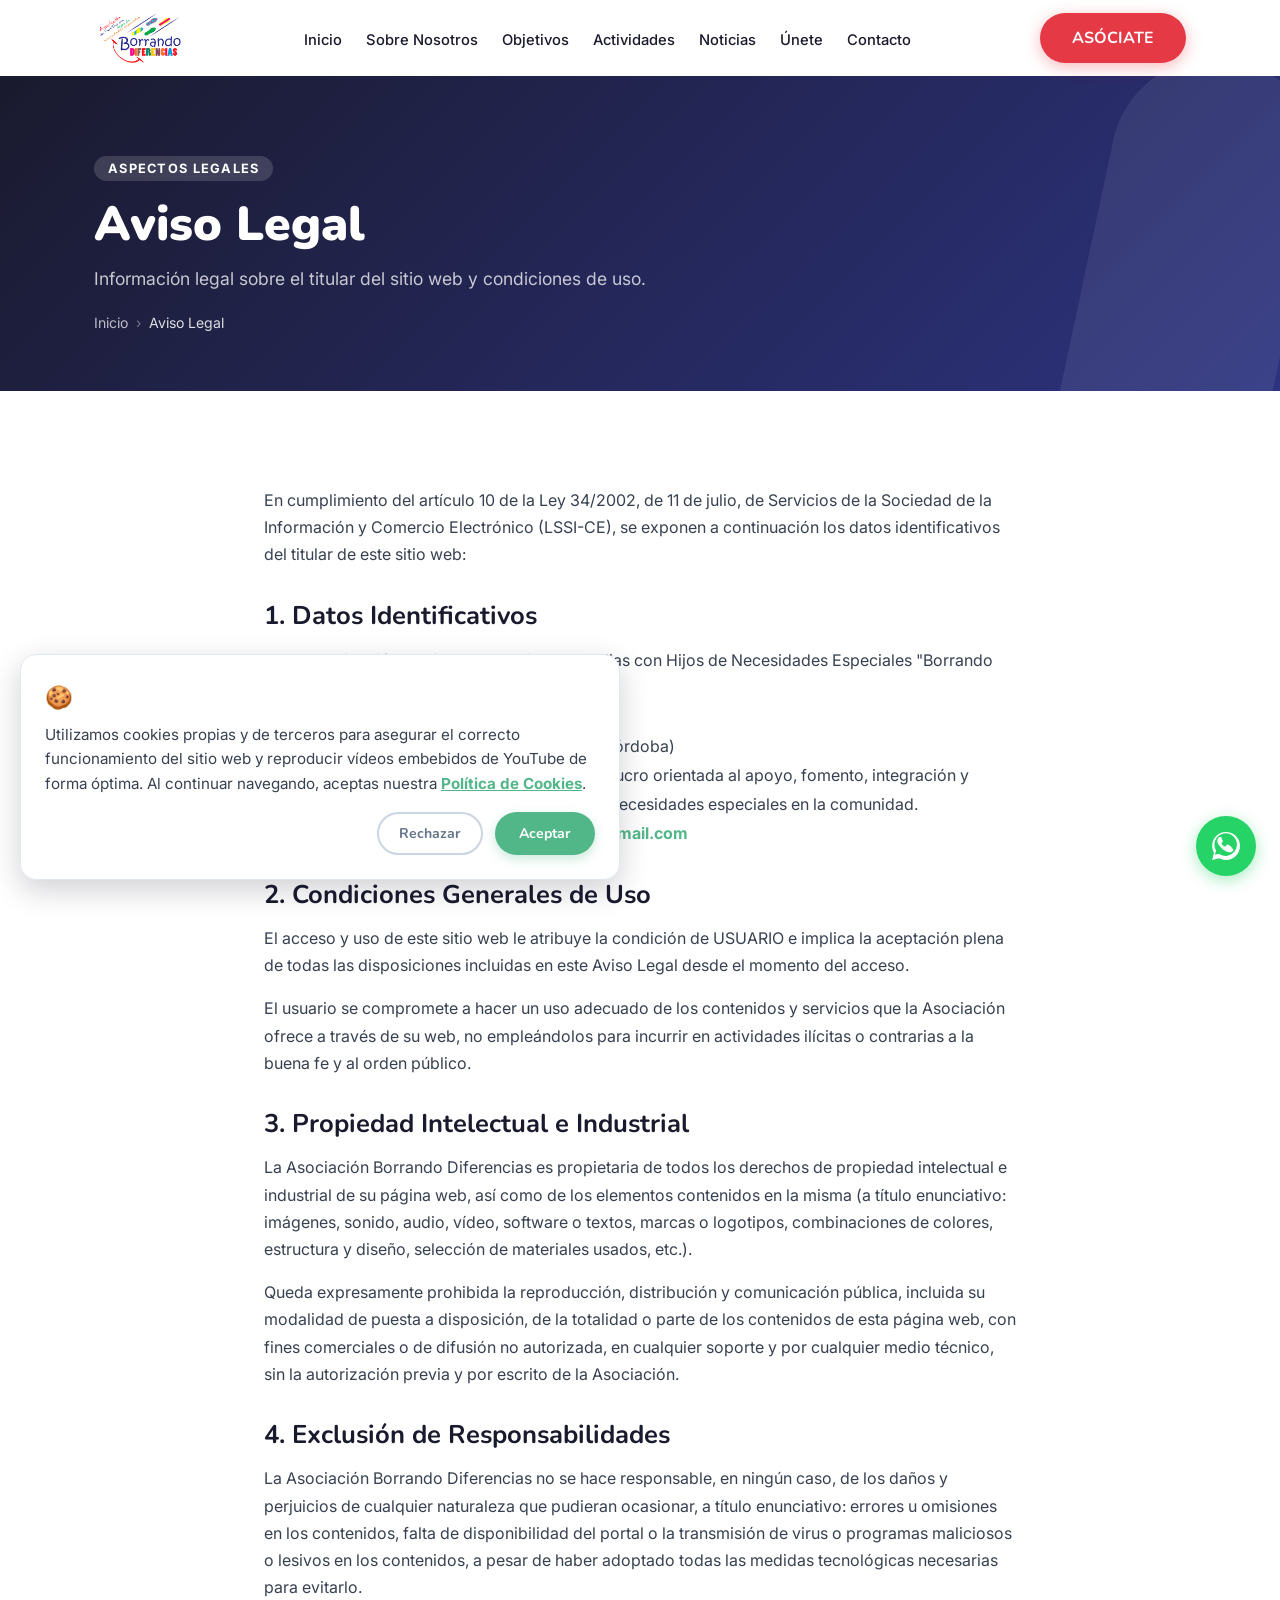
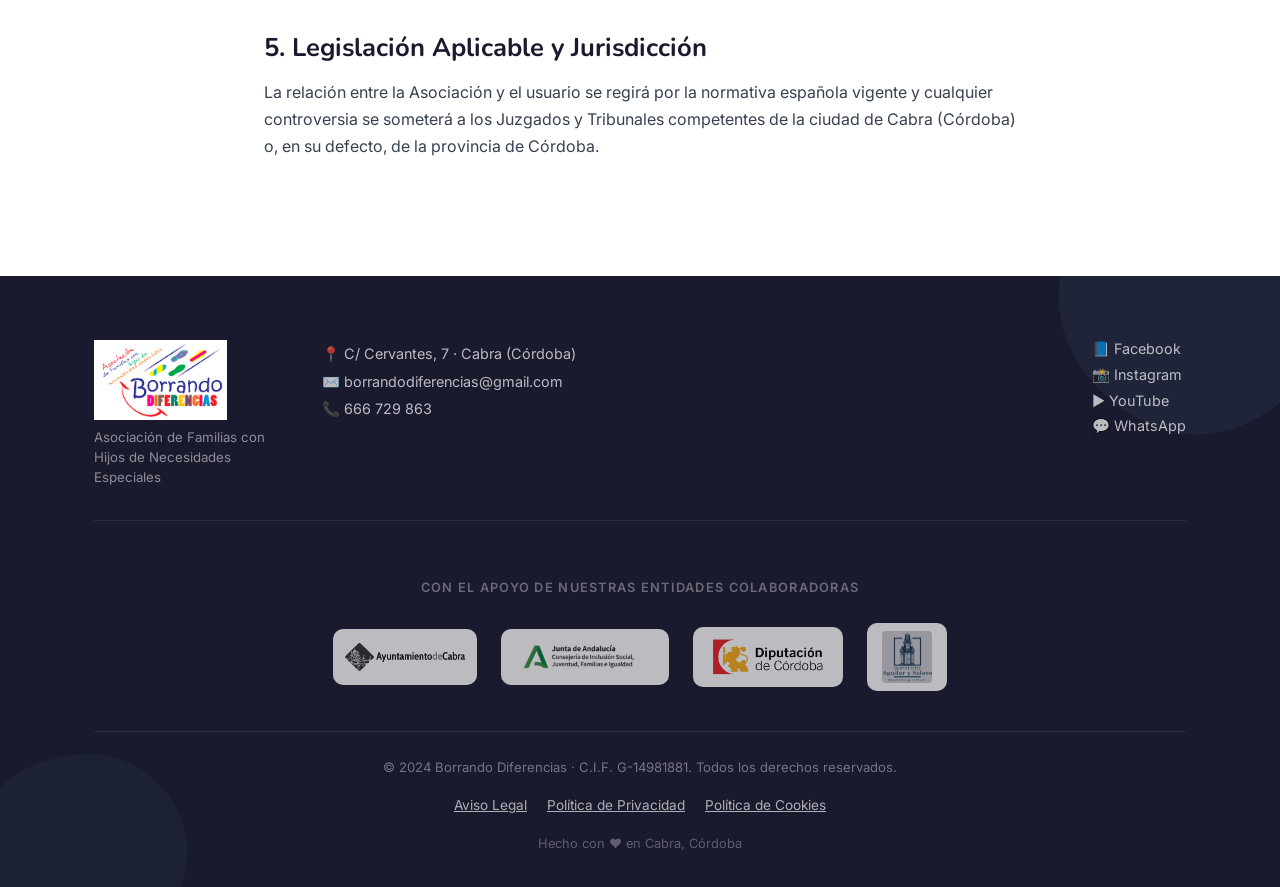
<file: aviso-legal.html>
<!DOCTYPE html>
<html lang="es">
<head>
<meta charset="UTF-8">
<meta name="viewport" content="width=device-width, initial-scale=1.0">
<title>Aviso Legal — Borrando Diferencias</title>
<meta name="description" content="Aviso legal y condiciones de uso de la Asociación Borrando Diferencias de Cabra, Córdoba.">
<link rel="stylesheet" href="styles.css">
</head>
<body class="page-offset">

<!-- ============================================================
     PAGE HERO
     ============================================================ -->
<section class="page-hero">
  <div class="blob-container" aria-hidden="true">
    <svg style="top:-15%;right:-3%;width:260px;opacity:.07;position:absolute" viewBox="0 0 100 200"><g transform="rotate(12 50 100)"><rect x="10" y="10" width="80" height="180" rx="40" fill="#fff"/></g></svg>
  </div>
  <div class="container" style="position:relative;z-index:1">
    <span class="page-hero-tag">Aspectos Legales</span>
    <h1>Aviso Legal</h1>
    <p>Información legal sobre el titular del sitio web y condiciones de uso.</p>
    <nav class="breadcrumb" aria-label="Migas de pan">
      <a href="index.html">Inicio</a>
      <span>›</span>
      <span style="color:rgba(255,255,255,.85)">Aviso Legal</span>
    </nav>
  </div>
</section>

<!-- ============================================================
     CONTENIDO LEGAL
     ============================================================ -->
<section class="section-pad" style="background:#fff">
  <div class="container" style="max-width:800px; line-height:1.8">
    <div style="font-size:1rem; color:#374151">
      <p style="margin-bottom:20px">En cumplimiento del artículo 10 de la Ley 34/2002, de 11 de julio, de Servicios de la Sociedad de la Información y Comercio Electrónico (LSSI-CE), se exponen a continuación los datos identificativos del titular de este sitio web:</p>
      
      <h2 style="font-size:1.6rem; color:var(--dark); margin:32px 0 16px">1. Datos Identificativos</h2>
      <ul style="margin-left:24px; margin-bottom:24px">
        <li><strong>Denominación Social:</strong> Asociación de Familias con Hijos de Necesidades Especiales "Borrando Diferencias"</li>
        <li><strong>C.I.F.:</strong> G-14981881</li>
        <li><strong>Domicilio Social:</strong> C/ Cervantes, 7 · Cabra (Córdoba)</li>
        <li><strong>Actividad / Fines:</strong> Asociación sin ánimo de lucro orientada al apoyo, fomento, integración y visibilización de niños, niñas y jóvenes con necesidades especiales en la comunidad.</li>
        <li><strong>Email de contacto:</strong> <a href="mailto:borrandodiferencias@gmail.com" style="color:var(--green); font-weight:700">borrandodiferencias@gmail.com</a></li>
      </ul>

      <h2 style="font-size:1.6rem; color:var(--dark); margin:32px 0 16px">2. Condiciones Generales de Uso</h2>
      <p style="margin-bottom:16px">El acceso y uso de este sitio web le atribuye la condición de USUARIO e implica la aceptación plena de todas las disposiciones incluidas en este Aviso Legal desde el momento del acceso.</p>
      <p style="margin-bottom:16px">El usuario se compromete a hacer un uso adecuado de los contenidos y servicios que la Asociación ofrece a través de su web, no empleándolos para incurrir en actividades ilícitas o contrarias a la buena fe y al orden público.</p>

      <h2 style="font-size:1.6rem; color:var(--dark); margin:32px 0 16px">3. Propiedad Intelectual e Industrial</h2>
      <p style="margin-bottom:16px">La Asociación Borrando Diferencias es propietaria de todos los derechos de propiedad intelectual e industrial de su página web, así como de los elementos contenidos en la misma (a título enunciativo: imágenes, sonido, audio, vídeo, software o textos, marcas o logotipos, combinaciones de colores, estructura y diseño, selección de materiales usados, etc.).</p>
      <p style="margin-bottom:20px">Queda expresamente prohibida la reproducción, distribución y comunicación pública, incluida su modalidad de puesta a disposición, de la totalidad o parte de los contenidos de esta página web, con fines comerciales o de difusión no autorizada, en cualquier soporte y por cualquier medio técnico, sin la autorización previa y por escrito de la Asociación.</p>

      <h2 style="font-size:1.6rem; color:var(--dark); margin:32px 0 16px">4. Exclusión de Responsabilidades</h2>
      <p style="margin-bottom:20px">La Asociación Borrando Diferencias no se hace responsable, en ningún caso, de los daños y perjuicios de cualquier naturaleza que pudieran ocasionar, a título enunciativo: errores u omisiones en los contenidos, falta de disponibilidad del portal o la transmisión de virus o programas maliciosos o lesivos en los contenidos, a pesar de haber adoptado todas las medidas tecnológicas necesarias para evitarlo.</p>

      <h2 style="font-size:1.6rem; color:var(--dark); margin:32px 0 16px">5. Legislación Aplicable y Jurisdicción</h2>
      <p style="margin-bottom:20px">La relación entre la Asociación y el usuario se regirá por la normativa española vigente y cualquier controversia se someterá a los Juzgados y Tribunales competentes de la ciudad de Cabra (Córdoba) o, en su defecto, de la provincia de Córdoba.</p>
    </div>
  </div>
</section>

<script src="shared.js"></script>
</body>
</html>
</file>
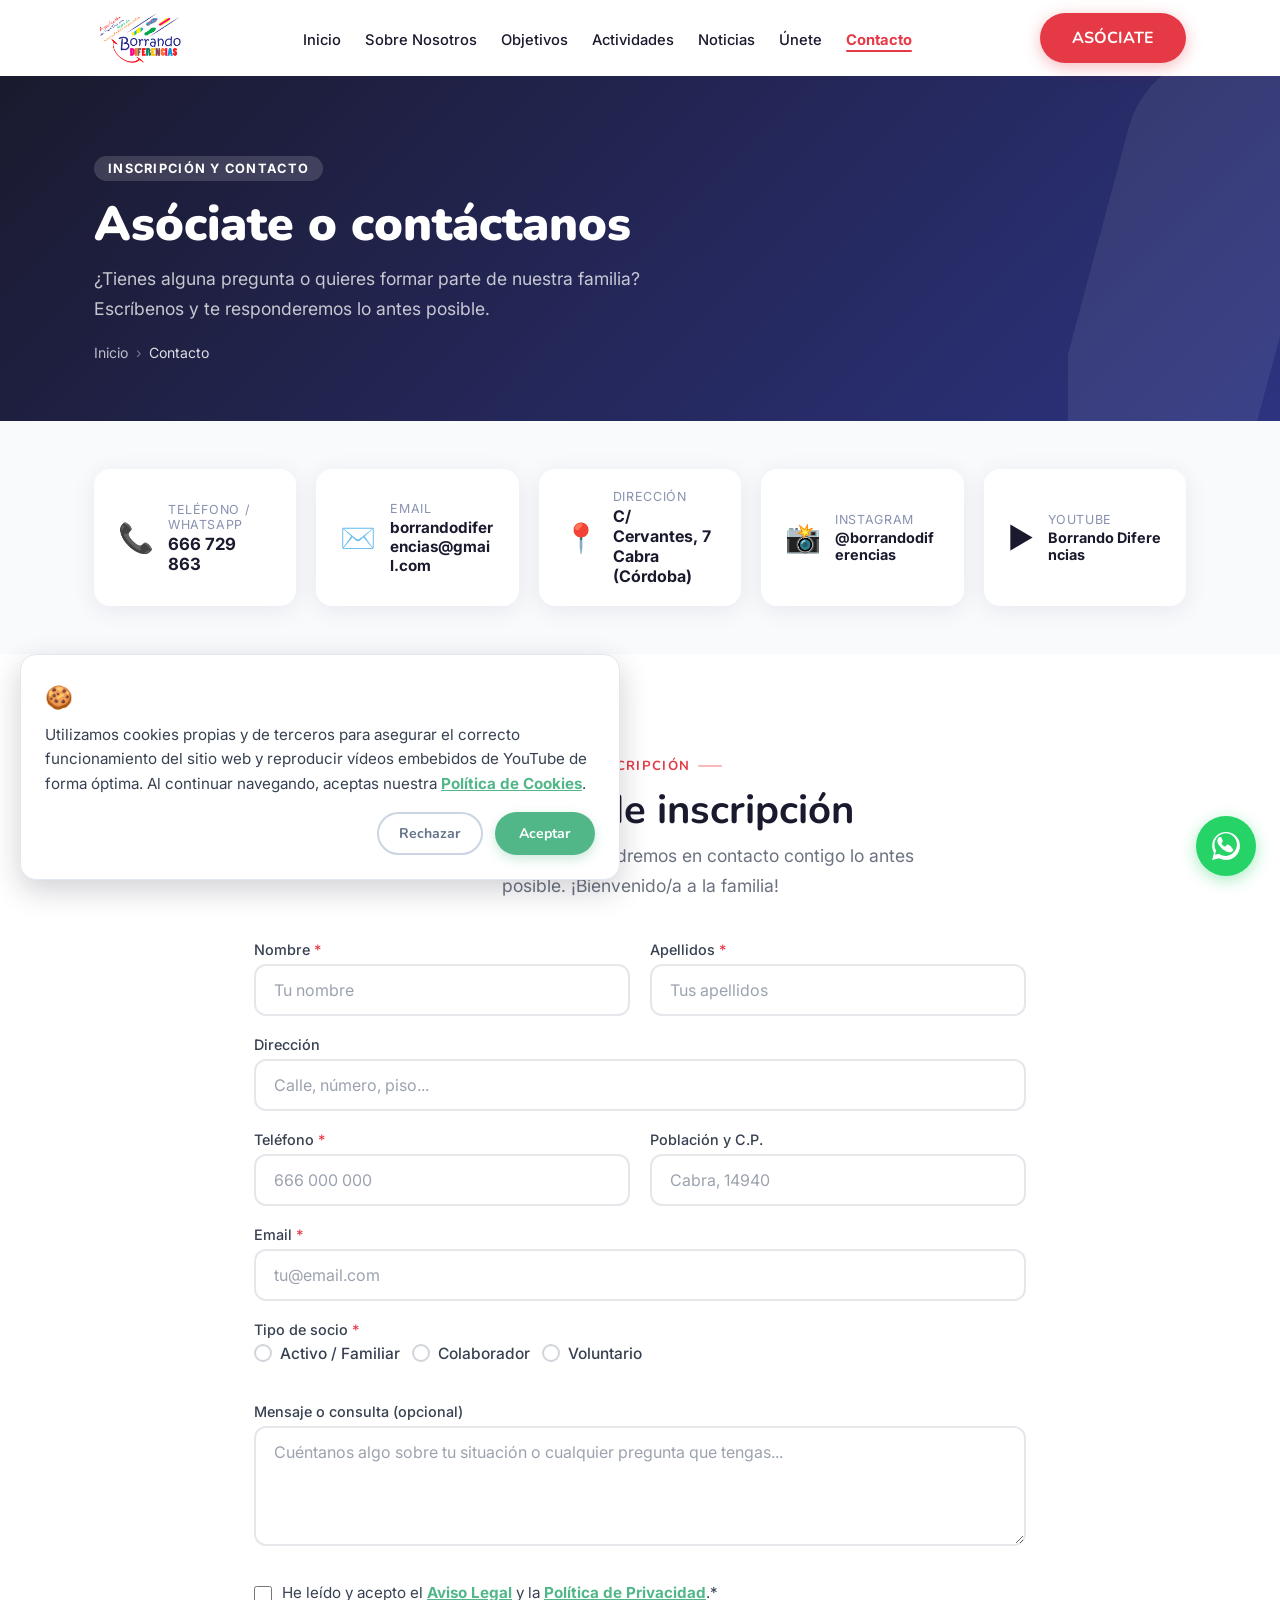
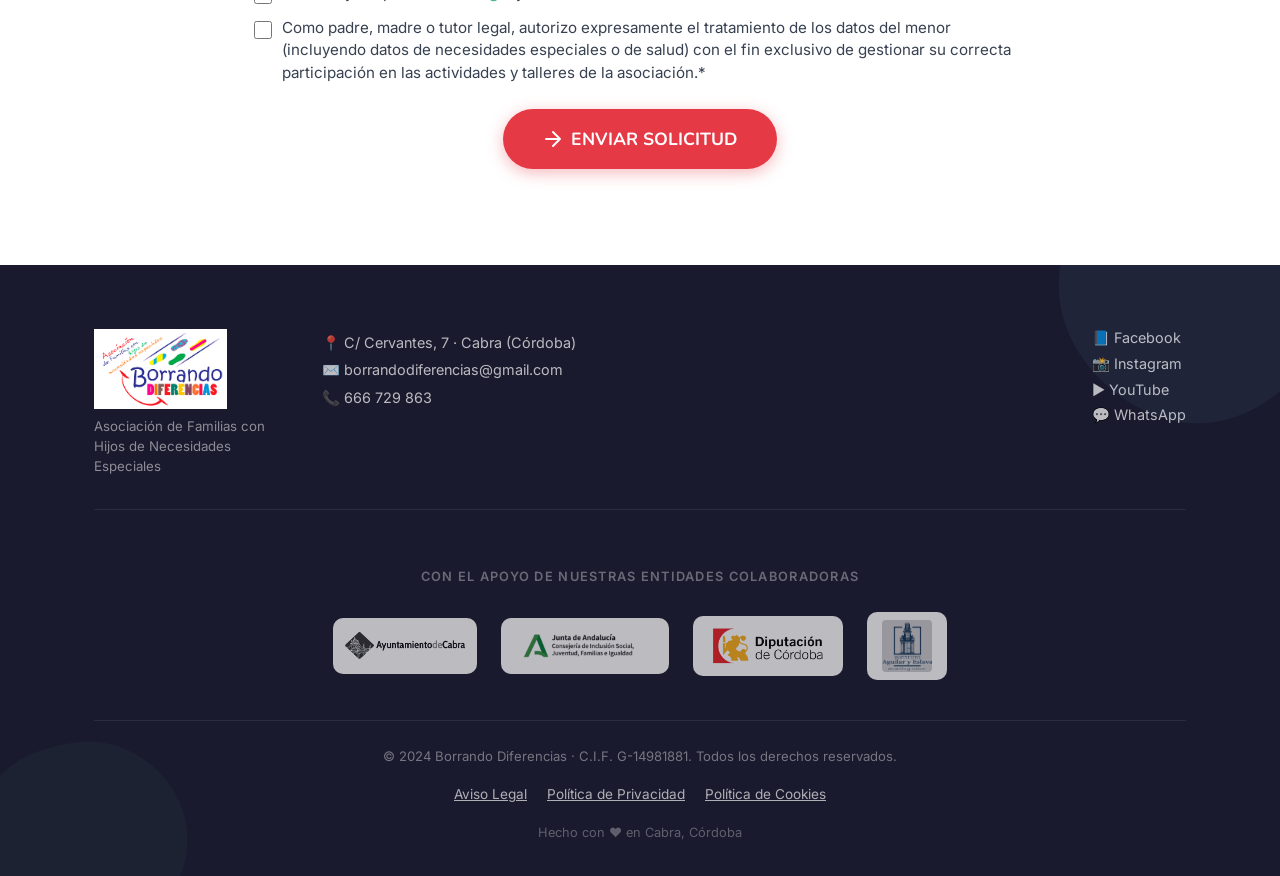
<file: contacto.html>
<!DOCTYPE html>
<html lang="es">
<head>
<meta charset="UTF-8">
<meta name="viewport" content="width=device-width, initial-scale=1.0">
<title>Contacto y Asóciate — Borrando Diferencias</title>
<meta name="description" content="Contacta con Borrando Diferencias en Cabra, Córdoba. Rellena el formulario de inscripción y nos pondremos en contacto contigo.">
<link rel="stylesheet" href="styles.css">
</head>
<body class="page-offset">

<!-- ============================================================
     PAGE HERO
     ============================================================ -->
<section class="page-hero">
  <div class="blob-container" aria-hidden="true">
    <svg style="top:-15%;right:-3%;width:250px;opacity:.07;position:absolute" viewBox="0 0 100 200"><g transform="rotate(15 50 100)"><rect x="10" y="10" width="80" height="180" rx="40" fill="#fff"/></g></svg>
  </div>
  <div class="container" style="position:relative;z-index:1">
    <span class="page-hero-tag">Inscripción y Contacto</span>
    <h1>Asóciate o contáctanos</h1>
    <p>¿Tienes alguna pregunta o quieres formar parte de nuestra familia? Escríbenos y te responderemos lo antes posible.</p>
    <nav class="breadcrumb" aria-label="Migas de pan">
      <a href="index.html">Inicio</a>
      <span>›</span>
      <span style="color:rgba(255,255,255,.85)">Contacto</span>
    </nav>
  </div>
</section>

<!-- ============================================================
     DATOS DE CONTACTO
     ============================================================ -->
<section style="padding:48px 0;background:var(--bg-alt)" aria-label="Datos de contacto">
  <div class="container">
    <div style="display:grid;grid-template-columns:repeat(auto-fit,minmax(200px,1fr));gap:20px">
      <a href="https://wa.me/34666729863" target="_blank" rel="noopener" style="display:flex;align-items:center;gap:14px;background:#fff;border-radius:16px;padding:20px 24px;box-shadow:var(--shadow);text-decoration:none;color:inherit;transition:transform .25s,box-shadow .25s" onmouseover="this.style.transform='translateY(-3px)';this.style.boxShadow='var(--shadow-lg)'" onmouseout="this.style.transform='';this.style.boxShadow='var(--shadow)'">
        <span style="font-size:1.8rem;flex-shrink:0" aria-hidden="true">📞</span>
        <div>
          <div style="font-size:.78rem;color:#8892b0;text-transform:uppercase;letter-spacing:.05em;margin-bottom:2px">Teléfono / WhatsApp</div>
          <div style="font-weight:700;font-size:1.05rem;color:var(--dark)">666 729 863</div>
        </div>
      </a>
      <a href="mailto:borrandodiferencias@gmail.com" style="display:flex;align-items:center;gap:14px;background:#fff;border-radius:16px;padding:20px 24px;box-shadow:var(--shadow);text-decoration:none;color:inherit;transition:transform .25s,box-shadow .25s;min-width:0" onmouseover="this.style.transform='translateY(-3px)';this.style.boxShadow='var(--shadow-lg)'" onmouseout="this.style.transform='';this.style.boxShadow='var(--shadow)'">
        <span style="font-size:1.8rem;flex-shrink:0" aria-hidden="true">✉️</span>
        <div style="min-width:0">
          <div style="font-size:.78rem;color:#8892b0;text-transform:uppercase;letter-spacing:.05em;margin-bottom:2px">Email</div>
          <div style="font-weight:700;font-size:.95rem;color:var(--dark);word-break:break-all">borrandodiferencias@gmail.com</div>
        </div>
      </a>
      <div style="display:flex;align-items:center;gap:14px;background:#fff;border-radius:16px;padding:20px 24px;box-shadow:var(--shadow)">
        <span style="font-size:1.8rem;flex-shrink:0" aria-hidden="true">📍</span>
        <div>
          <div style="font-size:.78rem;color:#8892b0;text-transform:uppercase;letter-spacing:.05em;margin-bottom:2px">Dirección</div>
          <div style="font-weight:700;font-size:1rem;color:var(--dark)">C/ Cervantes, 7<br>Cabra (Córdoba)</div>
        </div>
      </div>
      <a href="https://www.instagram.com/borrandodiferencias" target="_blank" rel="noopener" style="display:flex;align-items:center;gap:14px;background:#fff;border-radius:16px;padding:20px 24px;box-shadow:var(--shadow);text-decoration:none;color:inherit;transition:transform .25s,box-shadow .25s;min-width:0" onmouseover="this.style.transform='translateY(-3px)';this.style.boxShadow='var(--shadow-lg)'" onmouseout="this.style.transform='';this.style.boxShadow='var(--shadow)'">
        <span style="font-size:1.8rem;flex-shrink:0" aria-hidden="true">📸</span>
        <div style="min-width:0">
          <div style="font-size:.78rem;color:#8892b0;text-transform:uppercase;letter-spacing:.05em;margin-bottom:2px">Instagram</div>
          <div style="font-weight:700;font-size:.9rem;color:var(--dark);word-break:break-all">@borrandodiferencias</div>
        </div>
      </a>
      <a href="https://www.youtube.com/@borrandodiferencias" target="_blank" rel="noopener" style="display:flex;align-items:center;gap:14px;background:#fff;border-radius:16px;padding:20px 24px;box-shadow:var(--shadow);text-decoration:none;color:inherit;transition:transform .25s,box-shadow .25s;min-width:0" onmouseover="this.style.transform='translateY(-3px)';this.style.boxShadow='var(--shadow-lg)'" onmouseout="this.style.transform='';this.style.boxShadow='var(--shadow)'">
        <span style="font-size:1.8rem;flex-shrink:0" aria-hidden="true">▶️</span>
        <div style="min-width:0">
          <div style="font-size:.78rem;color:#8892b0;text-transform:uppercase;letter-spacing:.05em;margin-bottom:2px">YouTube</div>
          <div style="font-weight:700;font-size:.9rem;color:var(--dark);word-break:break-all">Borrando Diferencias</div>
        </div>
      </a>
    </div>
  </div>
</section>

<!-- ============================================================
     FORMULARIO
     ============================================================ -->
<section id="contacto" class="section-pad" style="background:#fff" aria-labelledby="form-title">
  <div class="container" style="max-width:820px">
    <div class="section-title-wrapper">
      <div class="section-tag">Inscripción</div>
      <h2 id="form-title" class="form-title">Solicitud de inscripción</h2>
      <p class="form-desc">Rellena el formulario y nos pondremos en contacto contigo lo antes posible. ¡Bienvenido/a a la familia!</p>
    </div>

    <!-- NOTA: Para que los emails lleguen automáticamente, ve a formspree.io,
         crea una cuenta gratuita con marioromerodelgado7@gmail.com
         y sustituye 'myzgwqge' por el ID de tu formulario. -->

    <form id="signup-form" novalidate aria-label="Formulario de inscripción">
      <!-- Campo oculto con email destino para Formspree -->
      <input type="hidden" name="_replyto" id="email-hidden">
      <input type="hidden" name="_subject" value="Nueva solicitud de inscripción — Borrando Diferencias">

      <div class="form-grid">
        <div class="form-group">
          <label for="nombre">Nombre <span aria-hidden="true" style="color:var(--red)">*</span></label>
          <input type="text" id="nombre" name="nombre" placeholder="Tu nombre" required autocomplete="given-name">
        </div>
        <div class="form-group">
          <label for="apellidos">Apellidos <span aria-hidden="true" style="color:var(--red)">*</span></label>
          <input type="text" id="apellidos" name="apellidos" placeholder="Tus apellidos" required autocomplete="family-name">
        </div>
        <div class="form-group full">
          <label for="direccion">Dirección</label>
          <input type="text" id="direccion" name="direccion" placeholder="Calle, número, piso..." autocomplete="street-address">
        </div>
        <div class="form-group">
          <label for="telefono">Teléfono <span aria-hidden="true" style="color:var(--red)">*</span></label>
          <input type="tel" id="telefono" name="telefono" placeholder="666 000 000" required autocomplete="tel">
        </div>
        <div class="form-group">
          <label for="poblacion">Población y C.P.</label>
          <input type="text" id="poblacion" name="poblacion" placeholder="Cabra, 14940" autocomplete="address-level2">
        </div>
        <div class="form-group full">
          <label for="email">Email <span aria-hidden="true" style="color:var(--red)">*</span></label>
          <input type="email" id="email" name="email" placeholder="tu@email.com" required autocomplete="email">
        </div>
        <div class="form-group full">
          <label>Tipo de socio <span aria-hidden="true" style="color:var(--red)">*</span></label>
          <div class="radio-group" role="radiogroup" aria-label="Selecciona tipo de socio">
            <label class="radio-pill">
              <input type="radio" name="tipo_socio" id="tipo-activo" value="activo" required>
              <span>Activo / Familiar</span>
            </label>
            <label class="radio-pill">
              <input type="radio" name="tipo_socio" id="tipo-colaborador" value="colaborador">
              <span>Colaborador</span>
            </label>
            <label class="radio-pill">
              <input type="radio" name="tipo_socio" id="tipo-voluntario" value="voluntario">
              <span>Voluntario</span>
            </label>
          </div>
        </div>
        <!-- Campos adicionales para socio activo/familiar -->
        <div class="form-group full">
          <div class="child-fields" id="child-fields" aria-live="polite">
            <div class="child-fields-inner">
              <div class="form-group">
                <label for="nombre-nino">Nombre del niño/a</label>
                <input type="text" id="nombre-nino" name="nombre_nino" placeholder="Nombre del niño o niña">
              </div>
              <div class="form-group">
                <label for="fecha-nacimiento">Fecha de nacimiento</label>
                <input type="date" id="fecha-nacimiento" name="fecha_nacimiento">
              </div>
            </div>
          </div>
        </div>
        <div class="form-group full">
          <label for="mensaje">Mensaje o consulta (opcional)</label>
          <textarea id="mensaje" name="mensaje" placeholder="Cuéntanos algo sobre tu situación o cualquier pregunta que tengas..."></textarea>
        </div>

        <!-- Cláusulas RGPD Obligatorias -->
        <div class="form-group full" style="margin-top:16px; display:flex; flex-direction:column; gap:12px">
          <label class="checkbox-container" style="display:flex; align-items:flex-start; gap:10px; cursor:pointer; font-weight:400; font-size:.95rem; line-height:1.5">
            <input type="checkbox" id="aceptar-privacidad" name="aceptar_privacidad" required style="margin-top:4px; width:18px; height:18px; flex-shrink:0; cursor:pointer">
            <span>He leído y acepto el <a href="aviso-legal.html" target="_blank" style="color:var(--green); text-decoration:underline; font-weight:700">Aviso Legal</a> y la <a href="privacidad.html" target="_blank" style="color:var(--green); text-decoration:underline; font-weight:700">Política de Privacidad</a>.*</span>
          </label>
          
          <label class="checkbox-container" style="display:flex; align-items:flex-start; gap:10px; cursor:pointer; font-weight:400; font-size:.95rem; line-height:1.5">
            <input type="checkbox" id="consentimiento-menor" name="consentimiento_menor" required style="margin-top:4px; width:18px; height:18px; flex-shrink:0; cursor:pointer">
            <span>Como padre, madre o tutor legal, autorizo expresamente el tratamiento de los datos del menor (incluyendo datos de necesidades especiales o de salud) con el fin exclusivo de gestionar su correcta participación en las actividades y talleres de la asociación.*</span>
          </label>
        </div>
      </div>

      <div class="form-submit" style="margin-top:24px">
        <button type="submit" class="btn btn-red btn-lg" id="submit-btn" style="min-width:260px">
          <svg width="20" height="20" viewBox="0 0 20 20" fill="none" aria-hidden="true"><path d="M3 10l14 0M10 3l7 7-7 7" stroke="#fff" stroke-width="2" stroke-linecap="round" stroke-linejoin="round"/></svg>
          ENVIAR SOLICITUD
        </button>
      </div>
    </form>

    <!-- Mensaje de éxito (oculto hasta envío) -->
    <div id="form-success" role="alert" aria-live="assertive">
      <div style="font-size:3.5rem;margin-bottom:20px" aria-hidden="true">🎉</div>
      <h3 style="font-family:'Nunito',sans-serif;font-size:1.8rem;color:var(--green);margin-bottom:12px">¡Solicitud enviada con éxito!</h3>
      <p style="color:#4b5563;max-width:440px;margin:0 auto 24px">Gracias por querer formar parte de <strong>Borrando Diferencias</strong>. Nos pondremos en contacto contigo lo antes posible.</p>
      <a href="index.html" class="btn btn-outline-green">Volver al inicio</a>
    </div>
  </div>
</section>

<script src="shared.js"></script>
<script>
// Sincronizar _replyto oculto con campo email visible
document.getElementById('email').addEventListener('input', function(){
  document.getElementById('email-hidden').value = this.value;
});
</script>
</body>
</html>
</file>
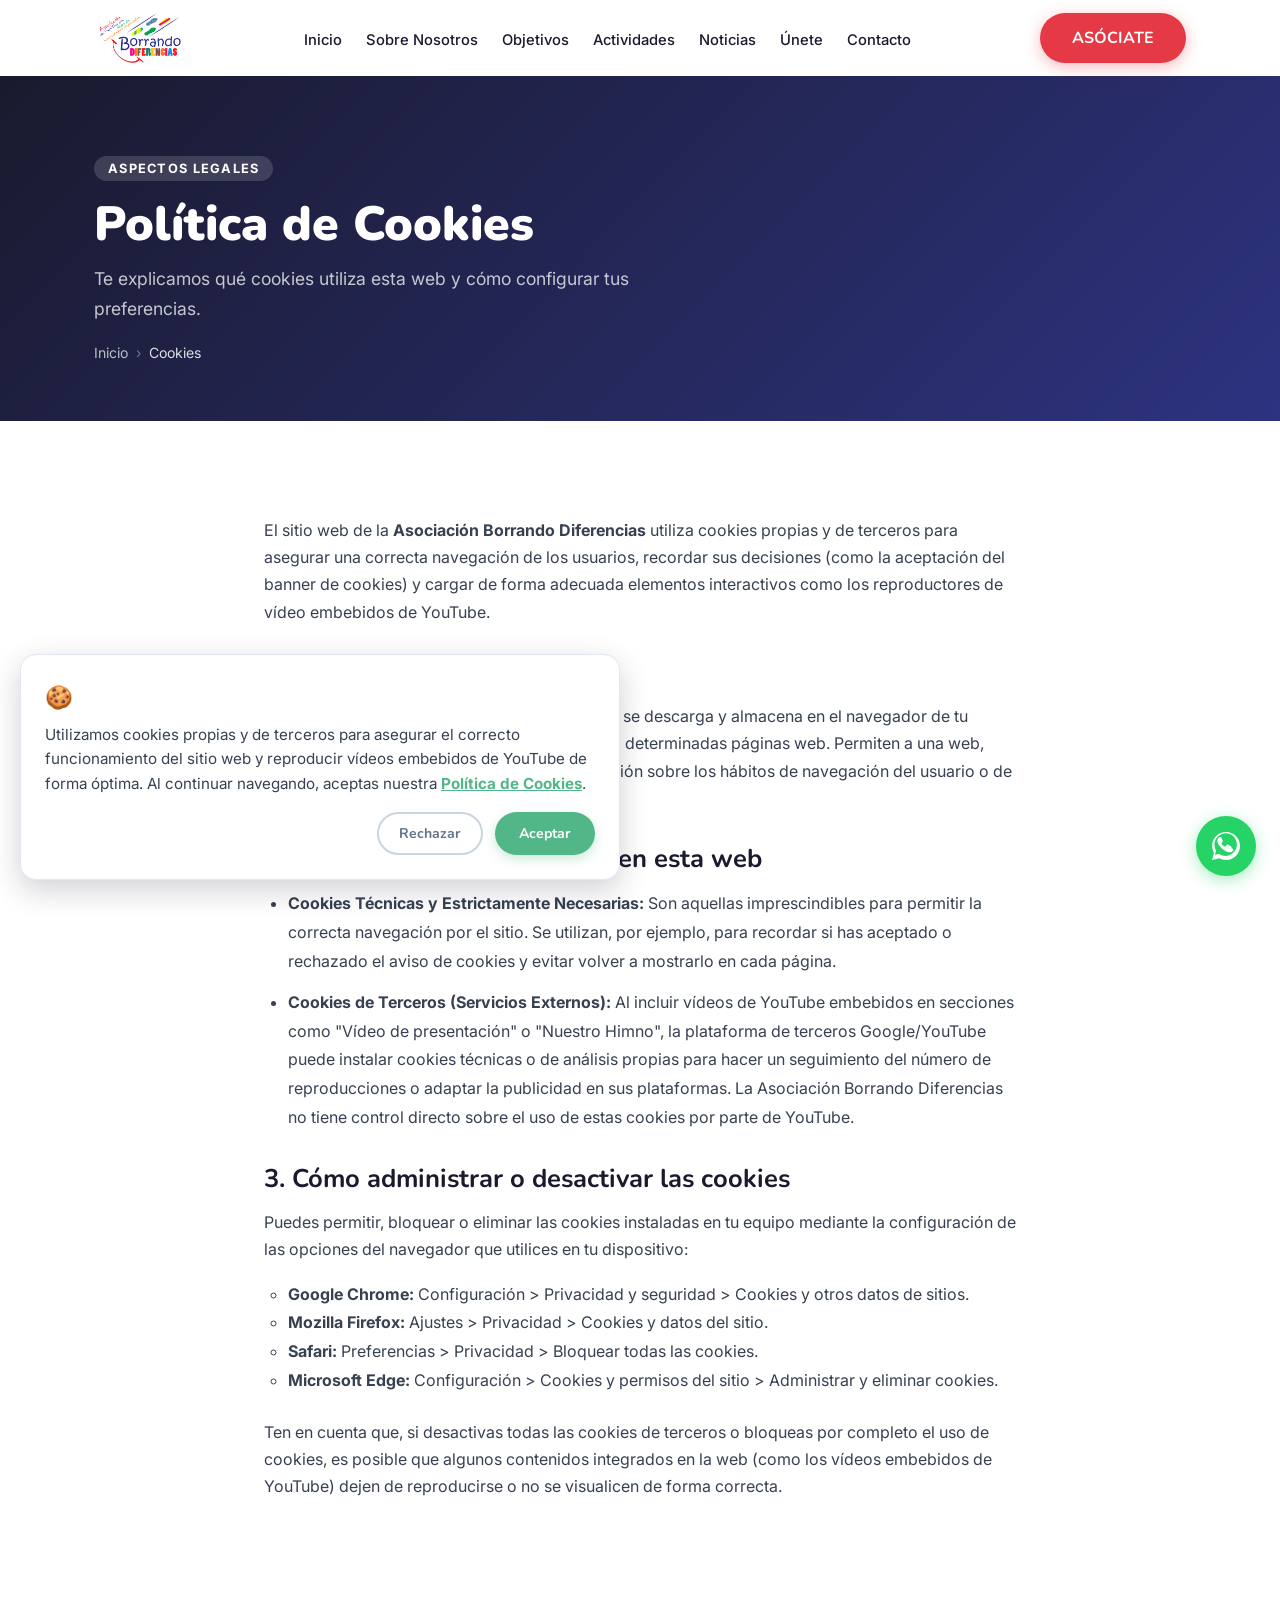
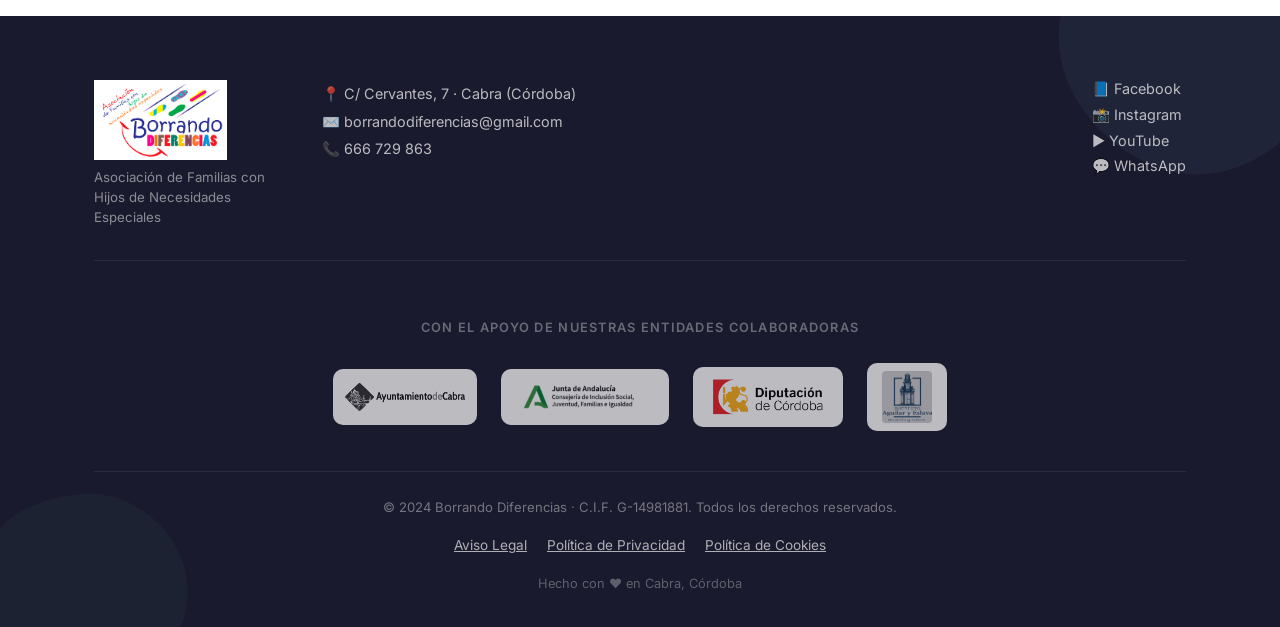
<file: cookies.html>
<!DOCTYPE html>
<html lang="es">
<head>
<meta charset="UTF-8">
<meta name="viewport" content="width=device-width, initial-scale=1.0">
<title>Política de Cookies — Borrando Diferencias</title>
<meta name="description" content="Política de cookies de la Asociación Borrando Diferencias de Cabra, Córdoba.">
<link rel="stylesheet" href="styles.css">
</head>
<body class="page-offset">

<!-- ============================================================
     PAGE HERO
     ============================================================ -->
<section class="page-hero">
  <div class="blob-container" aria-hidden="true">
    <svg style="top:-15%;right:-3%;width:260px;opacity:-07;position:absolute" viewBox="0 0 100 200"><g transform="rotate(12 50 100)"><rect x="10" y="10" width="80" height="180" rx="40" fill="#fff"/></g></svg>
  </div>
  <div class="container" style="position:relative;z-index:1">
    <span class="page-hero-tag">Aspectos Legales</span>
    <h1>Política de Cookies</h1>
    <p>Te explicamos qué cookies utiliza esta web y cómo configurar tus preferencias.</p>
    <nav class="breadcrumb" aria-label="Migas de pan">
      <a href="index.html">Inicio</a>
      <span>›</span>
      <span style="color:rgba(255,255,255,.85)">Cookies</span>
    </nav>
  </div>
</section>

<!-- ============================================================
     CONTENIDO LEGAL
     ============================================================ -->
<section class="section-pad" style="background:#fff">
  <div class="container" style="max-width:800px; line-height:1.8">
    <div style="font-size:1rem; color:#374151">
      <p style="margin-bottom:20px">El sitio web de la <strong>Asociación Borrando Diferencias</strong> utiliza cookies propias y de terceros para asegurar una correcta navegación de los usuarios, recordar sus decisiones (como la aceptación del banner de cookies) y cargar de forma adecuada elementos interactivos como los reproductores de vídeo embebidos de YouTube.</p>
      
      <h2 style="font-size:1.6rem; color:var(--dark); margin:32px 0 16px">1. ¿Qué es una cookie?</h2>
      <p style="margin-bottom:20px">Una cookie es un pequeño archivo de texto que se descarga y almacena en el navegador de tu ordenador, tableta o teléfono móvil al acceder a determinadas páginas web. Permiten a una web, entre otras cosas, guardar y recuperar información sobre los hábitos de navegación del usuario o de su equipo.</p>

      <h2 style="font-size:1.6rem; color:var(--dark); margin:32px 0 16px">2. Tipos de cookies utilizadas en esta web</h2>
      <ul style="margin-left:24px; margin-bottom:24px">
        <li style="margin-bottom:12px"><strong>Cookies Técnicas y Estrictamente Necesarias:</strong> Son aquellas imprescindibles para permitir la correcta navegación por el sitio. Se utilizan, por ejemplo, para recordar si has aceptado o rechazado el aviso de cookies y evitar volver a mostrarlo en cada página.</li>
        <li style="margin-bottom:12px"><strong>Cookies de Terceros (Servicios Externos):</strong> Al incluir vídeos de YouTube embebidos en secciones como "Vídeo de presentación" o "Nuestro Himno", la plataforma de terceros Google/YouTube puede instalar cookies técnicas o de análisis propias para hacer un seguimiento del número de reproducciones o adaptar la publicidad en sus plataformas. La Asociación Borrando Diferencias no tiene control directo sobre el uso de estas cookies por parte de YouTube.</li>
      </ul>

      <h2 style="font-size:1.6rem; color:var(--dark); margin:32px 0 16px">3. Cómo administrar o desactivar las cookies</h2>
      <p style="margin-bottom:16px">Puedes permitir, bloquear o eliminar las cookies instaladas en tu equipo mediante la configuración de las opciones del navegador que utilices en tu dispositivo:</p>
      <ul style="margin-left:24px; margin-bottom:24px; list-style-type:circle">
        <li><strong>Google Chrome:</strong> Configuración &gt; Privacidad y seguridad &gt; Cookies y otros datos de sitios.</li>
        <li><strong>Mozilla Firefox:</strong> Ajustes &gt; Privacidad &gt; Cookies y datos del sitio.</li>
        <li><strong>Safari:</strong> Preferencias &gt; Privacidad &gt; Bloquear todas las cookies.</li>
        <li><strong>Microsoft Edge:</strong> Configuración &gt; Cookies y permisos del sitio &gt; Administrar y eliminar cookies.</li>
      </ul>
      <p style="margin-bottom:20px">Ten en cuenta que, si desactivas todas las cookies de terceros o bloqueas por completo el uso de cookies, es posible que algunos contenidos integrados en la web (como los vídeos embebidos de YouTube) dejen de reproducirse o no se visualicen de forma correcta.</p>
    </div>
  </div>
</section>

<script src="shared.js"></script>
</body>
</html>
</file>
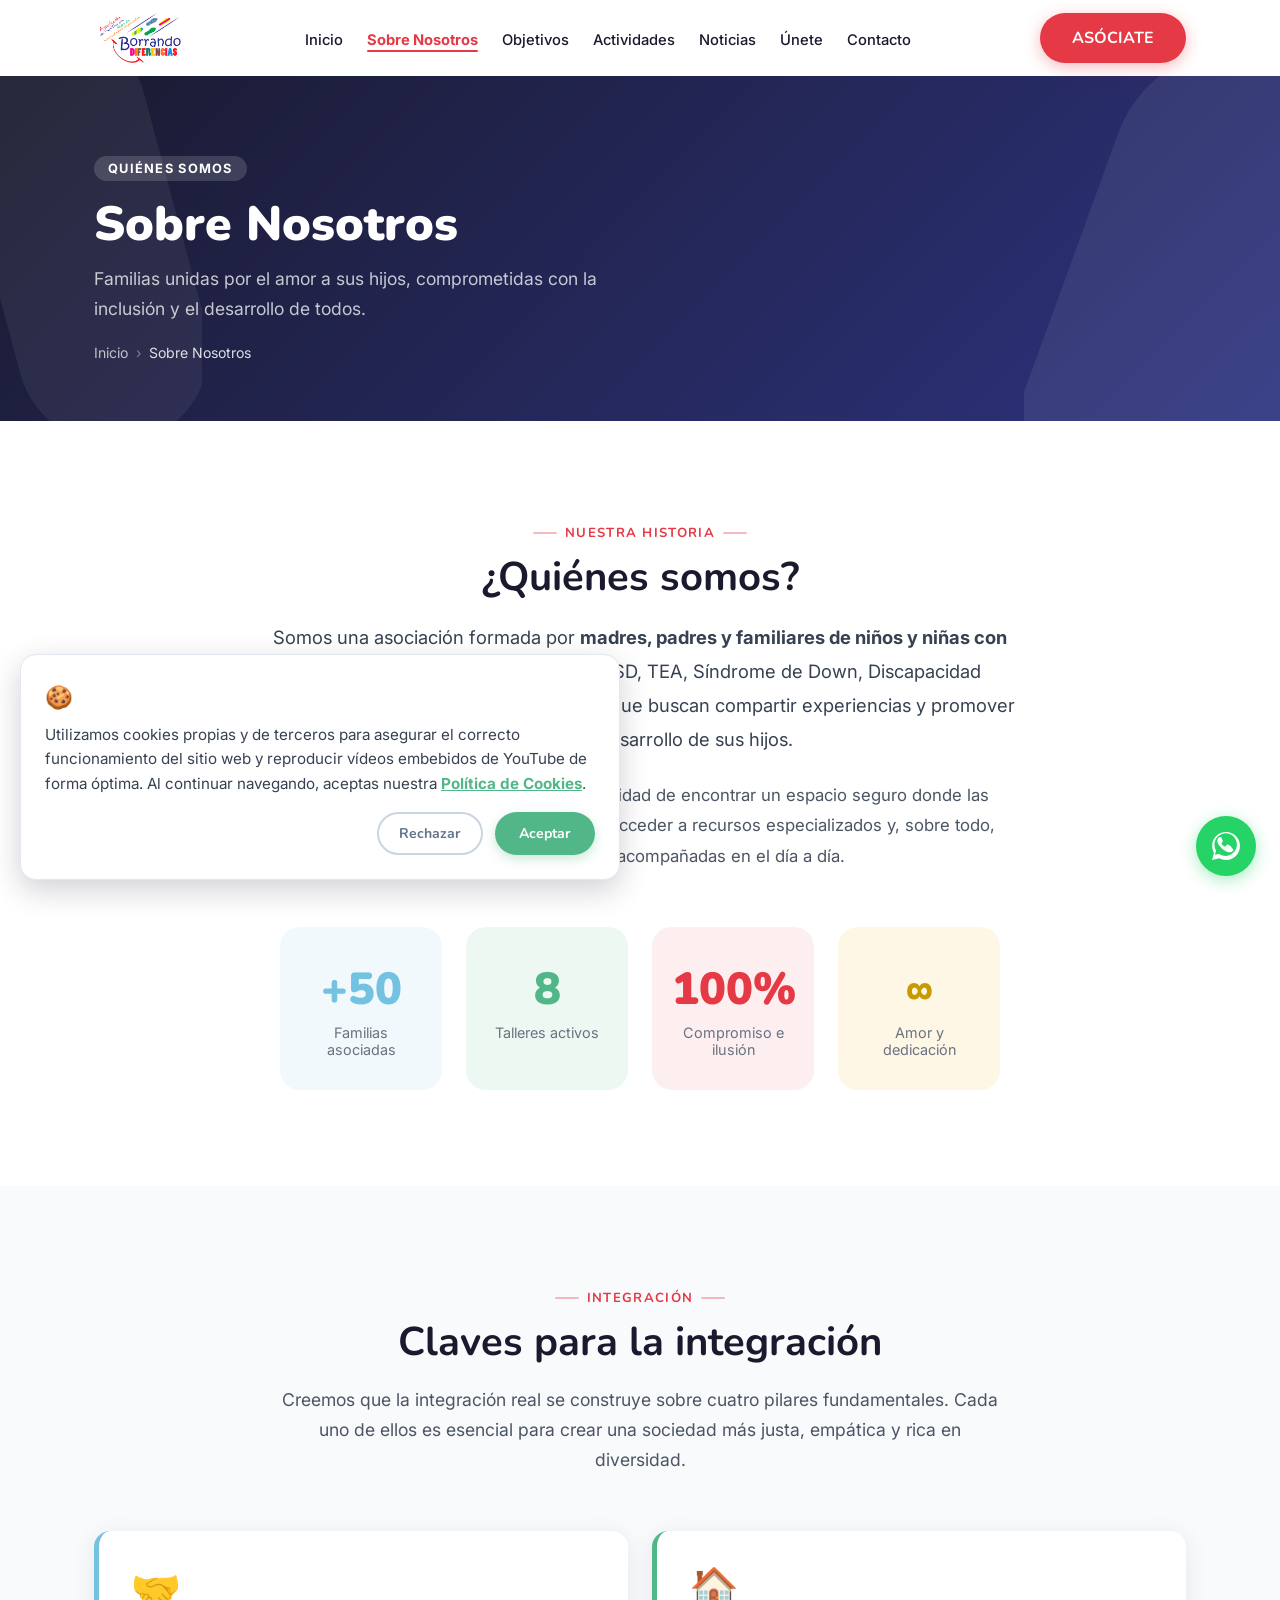
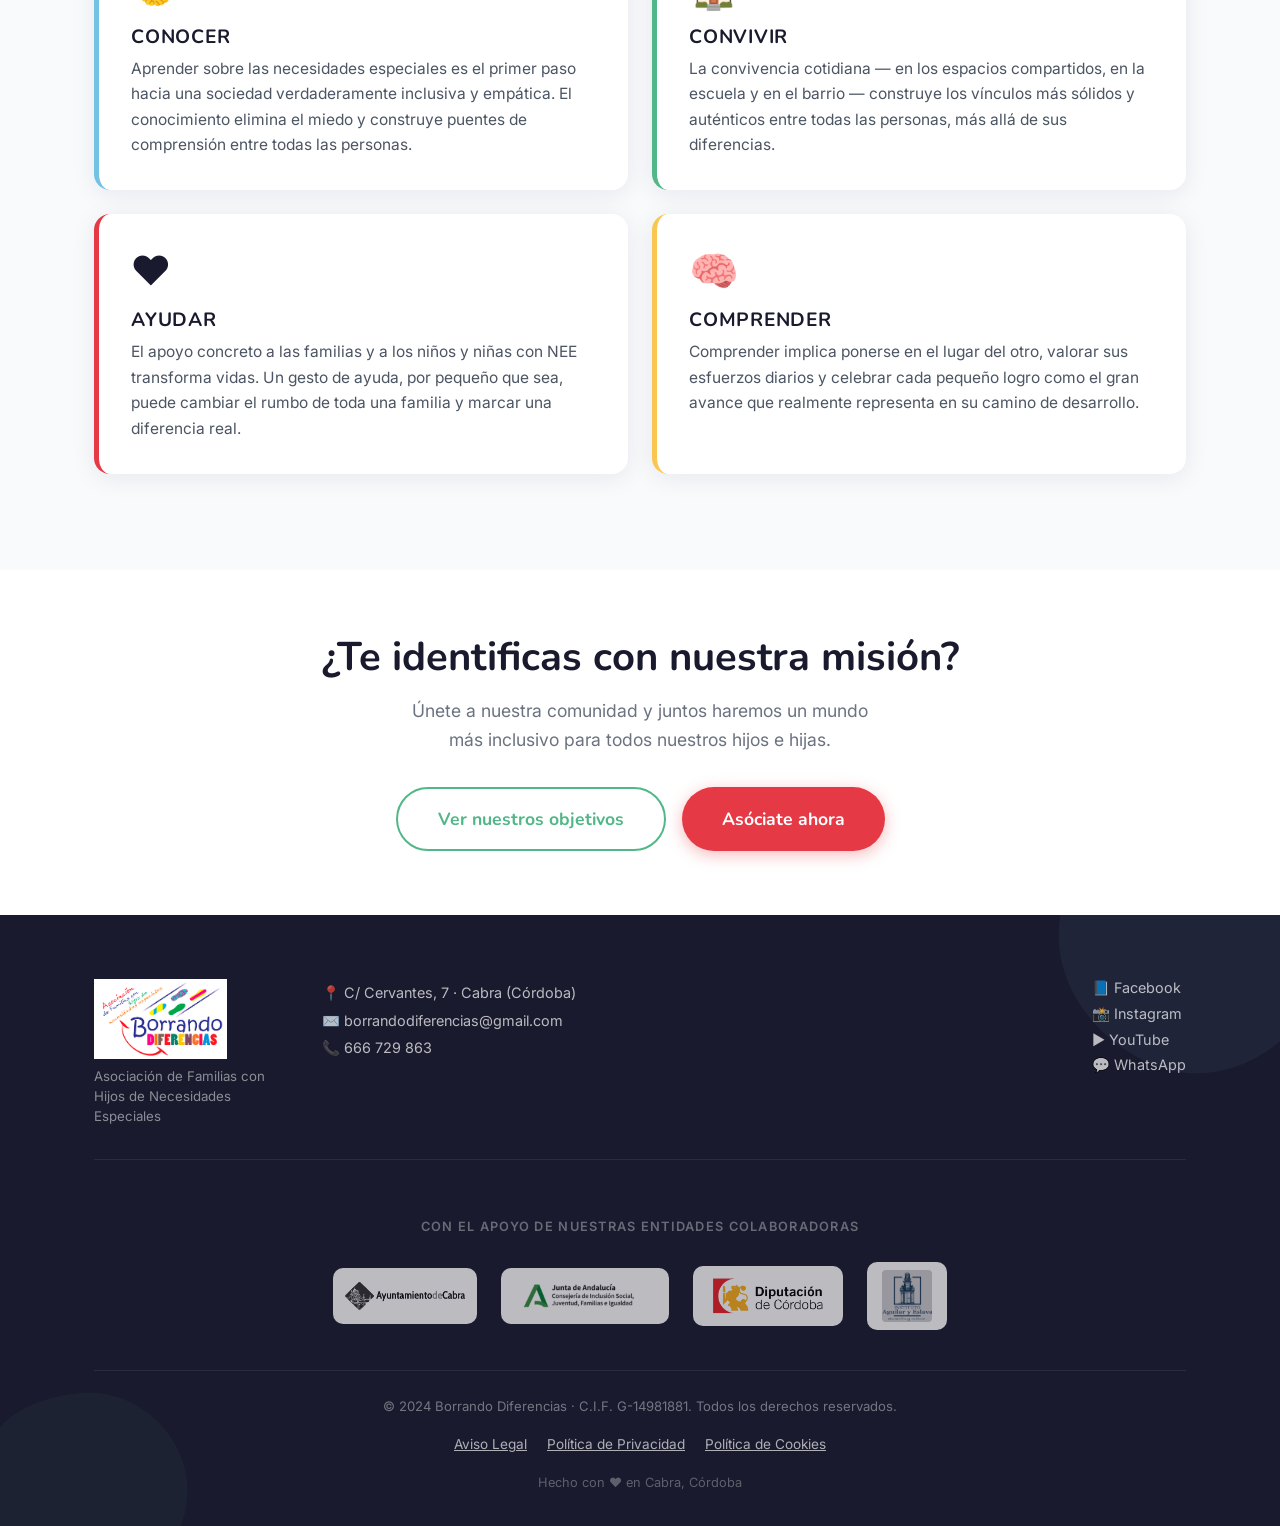
<file: nosotros.html>
<!DOCTYPE html>
<html lang="es">
<head>
<meta charset="UTF-8">
<meta name="viewport" content="width=device-width, initial-scale=1.0">
<title>Sobre Nosotros — Borrando Diferencias</title>
<meta name="description" content="Conoce quiénes somos: una asociación de familias con hijos de necesidades especiales en Cabra, Córdoba. Claves para la integración.">
<link rel="stylesheet" href="styles.css">
</head>
<body class="page-offset">

<!-- ============================================================
     PAGE HERO
     ============================================================ -->
<section class="page-hero">
  <div class="blob-container" aria-hidden="true">
    <svg style="top:-20%;right:-5%;width:320px;opacity:.07;position:absolute" viewBox="0 0 100 200"><g transform="rotate(20 50 100)"><rect x="10" y="10" width="80" height="180" rx="40" fill="#fff"/></g></svg>
    <svg style="bottom:-15%;left:-3%;width:240px;opacity:.06;position:absolute" viewBox="0 0 100 200"><g transform="rotate(-15 50 100)"><rect x="10" y="10" width="80" height="180" rx="40" fill="#fff"/></g></svg>
  </div>
  <div class="container" style="position:relative;z-index:1">
    <span class="page-hero-tag">Quiénes somos</span>
    <h1>Sobre Nosotros</h1>
    <p>Familias unidas por el amor a sus hijos, comprometidas con la inclusión y el desarrollo de todos.</p>
    <nav class="breadcrumb" aria-label="Migas de pan">
      <a href="index.html">Inicio</a>
      <span>›</span>
      <span style="color:rgba(255,255,255,.85)">Sobre Nosotros</span>
    </nav>
  </div>
</section>

<!-- ============================================================
     QUIÉNES SOMOS
     ============================================================ -->
<section class="section-pad" style="background:#fff" aria-labelledby="quienes-title">
  <div class="container">
    <div class="section-title-wrapper">
      <div class="section-tag">Nuestra historia</div>
      <h2 id="quienes-title">¿Quiénes somos?</h2>
    </div>
    <div style="max-width:760px;margin:0 auto;text-align:center">
      <p class="fade-up" style="font-size:1.15rem;color:#374151;line-height:1.85;margin-bottom:24px">
        Somos una asociación formada por <strong>madres, padres y familiares de niños y niñas con necesidades especiales</strong> — TDAH, TSD, TEA, Síndrome de Down, Discapacidad Intelectual y muchas otras realidades — que buscan compartir experiencias y promover al máximo el desarrollo de sus hijos.
      </p>
      <p class="fade-up" style="font-size:1.05rem;color:#4b5563;line-height:1.8">
        Nacimos en <strong>Cabra, Córdoba</strong>, de la necesidad de encontrar un espacio seguro donde las familias pudieran apoyarse mutuamente, acceder a recursos especializados y, sobre todo, sentirse escuchadas y acompañadas en el día a día.
      </p>
    </div>

    <!-- Stats -->
    <div class="fade-up" style="display:grid;grid-template-columns:repeat(auto-fit,minmax(160px,1fr));gap:24px;margin-top:56px;max-width:720px;margin-left:auto;margin-right:auto">
      <div style="text-align:center;background:rgba(116,194,225,.1);border-radius:20px;padding:32px 20px">
        <div style="font-family:'Nunito',sans-serif;font-weight:900;font-size:2.8rem;color:var(--blue)">+50</div>
        <div style="font-size:.9rem;color:#6b7280;margin-top:4px">Familias asociadas</div>
      </div>
      <div style="text-align:center;background:rgba(82,183,136,.1);border-radius:20px;padding:32px 20px">
        <div style="font-family:'Nunito',sans-serif;font-weight:900;font-size:2.8rem;color:var(--green)">8</div>
        <div style="font-size:.9rem;color:#6b7280;margin-top:4px">Talleres activos</div>
      </div>
      <div style="text-align:center;background:rgba(230,57,70,.08);border-radius:20px;padding:32px 20px">
        <div style="font-family:'Nunito',sans-serif;font-weight:900;font-size:2.8rem;color:var(--red)">100%</div>
        <div style="font-size:.9rem;color:#6b7280;margin-top:4px">Compromiso e ilusión</div>
      </div>
      <div style="text-align:center;background:rgba(249,199,79,.15);border-radius:20px;padding:32px 20px">
        <div style="font-family:'Nunito',sans-serif;font-weight:900;font-size:2.8rem;color:#c79a00">∞</div>
        <div style="font-size:.9rem;color:#6b7280;margin-top:4px">Amor y dedicación</div>
      </div>
    </div>
  </div>
</section>

<!-- ============================================================
     CLAVES PARA LA INTEGRACIÓN
     ============================================================ -->
<section class="section-pad" style="background:var(--bg-alt)" aria-labelledby="claves-title">
  <div class="container">
    <div class="section-title-wrapper">
      <div class="section-tag">Integración</div>
      <h2 id="claves-title">Claves para la integración</h2>
    </div>
    <p class="claves-intro fade-up">
      Creemos que la integración real se construye sobre cuatro pilares fundamentales. Cada uno de ellos es esencial para crear una sociedad más justa, empática y rica en diversidad.
    </p>
    <div class="claves-grid">
      <div class="clave-card blue fade-up">
        <div class="clave-icon" aria-hidden="true">🤝</div>
        <h3>CONOCER</h3>
        <p>Aprender sobre las necesidades especiales es el primer paso hacia una sociedad verdaderamente inclusiva y empática. El conocimiento elimina el miedo y construye puentes de comprensión entre todas las personas.</p>
      </div>
      <div class="clave-card green fade-up">
        <div class="clave-icon" aria-hidden="true">🏠</div>
        <h3>CONVIVIR</h3>
        <p>La convivencia cotidiana — en los espacios compartidos, en la escuela y en el barrio — construye los vínculos más sólidos y auténticos entre todas las personas, más allá de sus diferencias.</p>
      </div>
      <div class="clave-card red fade-up">
        <div class="clave-icon" aria-hidden="true">❤️</div>
        <h3>AYUDAR</h3>
        <p>El apoyo concreto a las familias y a los niños y niñas con NEE transforma vidas. Un gesto de ayuda, por pequeño que sea, puede cambiar el rumbo de toda una familia y marcar una diferencia real.</p>
      </div>
      <div class="clave-card yellow fade-up">
        <div class="clave-icon" aria-hidden="true">🧠</div>
        <h3>COMPRENDER</h3>
        <p>Comprender implica ponerse en el lugar del otro, valorar sus esfuerzos diarios y celebrar cada pequeño logro como el gran avance que realmente representa en su camino de desarrollo.</p>
      </div>
    </div>
  </div>
</section>

<!-- CTA -->
<section style="padding:64px 0;text-align:center;background:#fff">
  <div class="container">
    <h2 class="fade-up" style="margin-bottom:16px">¿Te identificas con nuestra misión?</h2>
    <p class="fade-up" style="color:#6b7280;margin-bottom:32px;max-width:480px;margin-left:auto;margin-right:auto">Únete a nuestra comunidad y juntos haremos un mundo más inclusivo para todos nuestros hijos e hijas.</p>
    <div class="fade-up" style="display:flex;gap:16px;justify-content:center;flex-wrap:wrap">
      <a href="objetivos.html" class="btn btn-outline-green btn-lg">Ver nuestros objetivos</a>
      <a href="contacto.html" class="btn btn-red btn-lg">Asóciate ahora</a>
    </div>
  </div>
</section>

<script src="shared.js"></script>
</body>
</html>
</file>
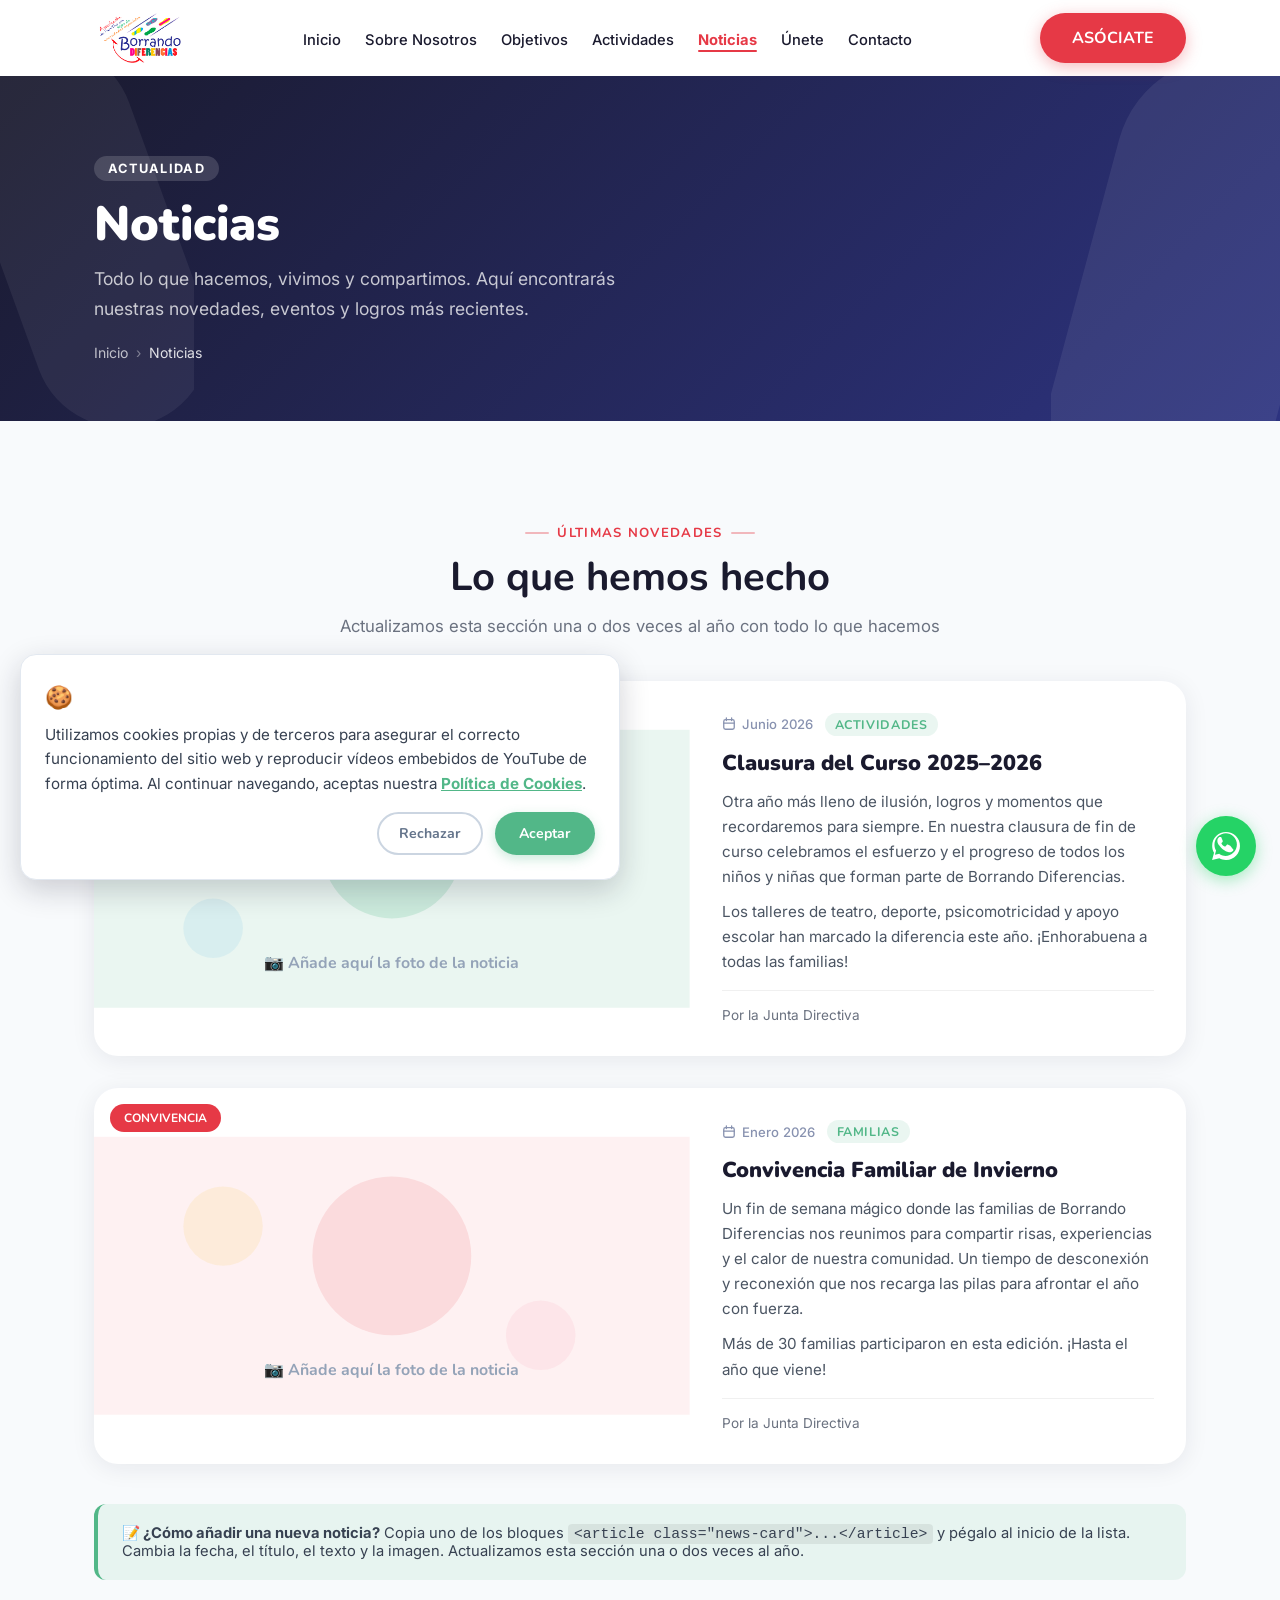
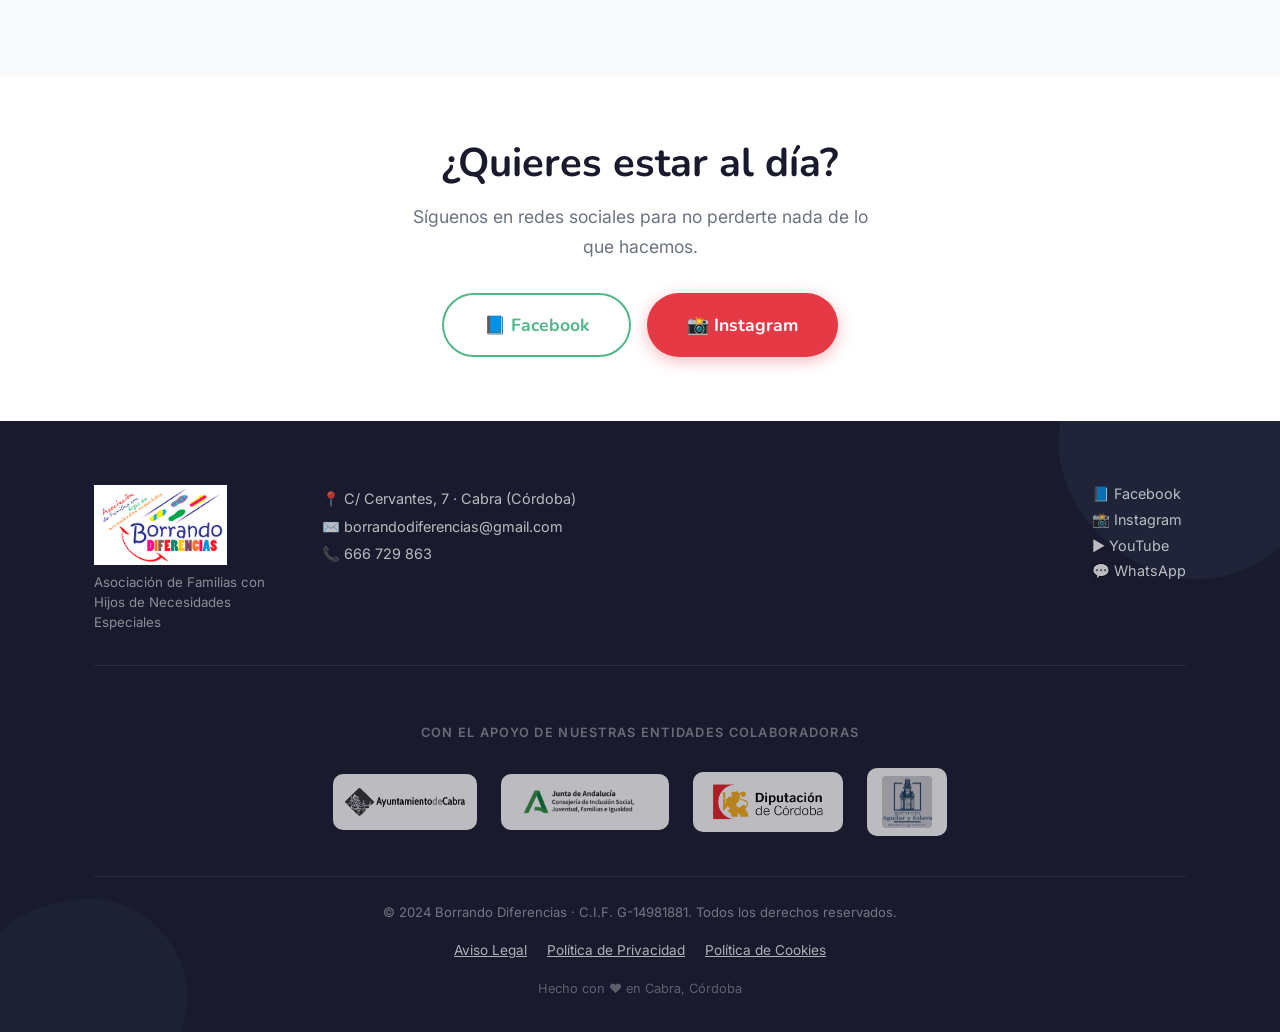
<file: noticias.html>
<!DOCTYPE html>
<html lang="es">
<head>
<meta charset="UTF-8">
<meta name="viewport" content="width=device-width, initial-scale=1.0">
<title>Noticias — Borrando Diferencias</title>
<meta name="description" content="Últimas noticias y novedades de la Asociación Borrando Diferencias en Cabra, Córdoba. Conoce lo que hacemos y nuestros logros.">
<link rel="stylesheet" href="styles.css">
</head>
<body class="page-offset">

<!-- ============================================================
     PAGE HERO
     ============================================================ -->
<section class="page-hero">
  <div class="blob-container" aria-hidden="true">
    <svg style="top:-15%;right:-4%;width:280px;opacity:.07;position:absolute" viewBox="0 0 100 200"><g transform="rotate(15 50 100)"><rect x="10" y="10" width="80" height="180" rx="40" fill="#fff"/></g></svg>
    <svg style="bottom:-10%;left:-2%;width:220px;opacity:.06;position:absolute" viewBox="0 0 100 200"><g transform="rotate(-20 50 100)"><rect x="10" y="10" width="80" height="180" rx="40" fill="#fff"/></g></svg>
  </div>
  <div class="container" style="position:relative;z-index:1">
    <span class="page-hero-tag">Actualidad</span>
    <h1>Noticias</h1>
    <p>Todo lo que hacemos, vivimos y compartimos. Aquí encontrarás nuestras novedades, eventos y logros más recientes.</p>
    <nav class="breadcrumb" aria-label="Migas de pan">
      <a href="index.html">Inicio</a>
      <span>›</span>
      <span style="color:rgba(255,255,255,.85)">Noticias</span>
    </nav>
  </div>
</section>

<!-- ============================================================
     NOTICIAS
     ============================================================ -->
<section class="section-pad" style="background:var(--bg-alt)" aria-labelledby="news-title">
  <div class="container">
    <div class="section-title-wrapper">
      <div class="section-tag">Últimas novedades</div>
      <h2 id="news-title">Lo que hemos hecho</h2>
      <p style="color:#6b7280;margin-top:12px;font-size:1.05rem">Actualizamos esta sección una o dos veces al año con todo lo que hacemos</p>
    </div>

    <!-- INSTRUCCIONES PARA AÑADIR NOTICIAS:
         Copia uno de los bloques .news-card y pégalo al inicio de .news-list.
         Cambia la fecha, la imagen (o el SVG placeholder), el título y el texto.
         Para añadir una imagen real: <img src="nombre_foto.jpg" alt="descripción" style="width:100%;height:100%;object-fit:cover">
    -->

    <div class="news-list">

      <!-- NOTICIA 1 (ejemplo) -->
      <article class="news-card fade-up" aria-labelledby="news-1-title">
        <div class="news-img">
          <svg viewBox="0 0 600 280" xmlns="http://www.w3.org/2000/svg" aria-label="Placeholder foto noticia 1" style="width:100%;height:100%;display:block">
            <rect width="100%" height="100%" fill="rgba(82,183,136,.12)"/>
            <circle cx="300" cy="120" r="70" fill="rgba(82,183,136,.2)"/>
            <circle cx="120" cy="200" r="30" fill="rgba(116,194,225,.15)"/>
            <circle cx="480" cy="80" r="45" fill="rgba(249,199,79,.15)"/>
            <text x="50%" y="240" font-family="'Nunito',sans-serif" font-weight="700" font-size="16" fill="#94a3b8" text-anchor="middle">📷 Añade aquí la foto de la noticia</text>
          </svg>
          <span class="news-badge green">Fin de Curso</span>
        </div>
        <div class="news-body">
          <div class="news-meta">
            <span class="news-date">
              <svg width="14" height="14" viewBox="0 0 16 16" fill="none" aria-hidden="true"><rect x="2" y="3" width="12" height="11" rx="2" stroke="#8892b0" stroke-width="1.5"/><path d="M5 1v3M11 1v3M2 7h12" stroke="#8892b0" stroke-width="1.5" stroke-linecap="round"/></svg>
              Junio 2026
            </span>
            <span class="news-tag">Actividades</span>
          </div>
          <h3 id="news-1-title">Clausura del Curso 2025–2026</h3>
          <p>Otra año más lleno de ilusión, logros y momentos que recordaremos para siempre. En nuestra clausura de fin de curso celebramos el esfuerzo y el progreso de todos los niños y niñas que forman parte de Borrando Diferencias.</p>
          <p style="margin-top:10px">Los talleres de teatro, deporte, psicomotricidad y apoyo escolar han marcado la diferencia este año. ¡Enhorabuena a todas las familias!</p>
          <div class="news-footer">
            <span style="font-size:.85rem;color:#6b7280">Por la Junta Directiva</span>
          </div>
        </div>
      </article>

      <!-- NOTICIA 2 (ejemplo) -->
      <article class="news-card fade-up" aria-labelledby="news-2-title">
        <div class="news-img">
          <svg viewBox="0 0 600 280" xmlns="http://www.w3.org/2000/svg" aria-label="Placeholder foto noticia 2" style="width:100%;height:100%;display:block">
            <rect width="100%" height="100%" fill="rgba(230,57,70,.07)"/>
            <circle cx="300" cy="120" r="80" fill="rgba(230,57,70,.12)"/>
            <circle cx="450" cy="200" r="35" fill="rgba(244,160,181,.15)"/>
            <circle cx="130" cy="90" r="40" fill="rgba(249,199,79,.15)"/>
            <text x="50%" y="240" font-family="'Nunito',sans-serif" font-weight="700" font-size="16" fill="#94a3b8" text-anchor="middle">📷 Añade aquí la foto de la noticia</text>
          </svg>
          <span class="news-badge red">Convivencia</span>
        </div>
        <div class="news-body">
          <div class="news-meta">
            <span class="news-date">
              <svg width="14" height="14" viewBox="0 0 16 16" fill="none" aria-hidden="true"><rect x="2" y="3" width="12" height="11" rx="2" stroke="#8892b0" stroke-width="1.5"/><path d="M5 1v3M11 1v3M2 7h12" stroke="#8892b0" stroke-width="1.5" stroke-linecap="round"/></svg>
              Enero 2026
            </span>
            <span class="news-tag">Familias</span>
          </div>
          <h3 id="news-2-title">Convivencia Familiar de Invierno</h3>
          <p>Un fin de semana mágico donde las familias de Borrando Diferencias nos reunimos para compartir risas, experiencias y el calor de nuestra comunidad. Un tiempo de desconexión y reconexión que nos recarga las pilas para afrontar el año con fuerza.</p>
          <p style="margin-top:10px">Más de 30 familias participaron en esta edición. ¡Hasta el año que viene!</p>
          <div class="news-footer">
            <span style="font-size:.85rem;color:#6b7280">Por la Junta Directiva</span>
          </div>
        </div>
      </article>

    </div><!-- /.news-list -->

    <!-- Nota editorial -->
    <div class="fade-up" style="background:rgba(82,183,136,.1);border-left:4px solid var(--green);border-radius:12px;padding:20px 24px;margin-top:40px;font-size:.92rem;color:#374151">
      <strong>📝 ¿Cómo añadir una nueva noticia?</strong> Copia uno de los bloques <code style="background:rgba(0,0,0,.07);padding:2px 6px;border-radius:4px">&lt;article class="news-card"&gt;...&lt;/article&gt;</code> y pégalo al inicio de la lista. Cambia la fecha, el título, el texto y la imagen. Actualizamos esta sección una o dos veces al año.
    </div>
  </div>
</section>

<!-- CTA -->
<section style="padding:64px 0;text-align:center;background:#fff">
  <div class="container">
    <h2 class="fade-up" style="margin-bottom:16px">¿Quieres estar al día?</h2>
    <p class="fade-up" style="color:#6b7280;margin-bottom:32px;max-width:480px;margin-left:auto;margin-right:auto">Síguenos en redes sociales para no perderte nada de lo que hacemos.</p>
    <div class="fade-up" style="display:flex;gap:16px;justify-content:center;flex-wrap:wrap">
      <a href="https://www.facebook.com/AsociacionBorrandoDiferencias" target="_blank" rel="noopener noreferrer" class="btn btn-outline-green btn-lg">
        📘 Facebook
      </a>
      <a href="https://www.instagram.com/borrandodiferencias" target="_blank" rel="noopener noreferrer" class="btn btn-red btn-lg">
        📸 Instagram
      </a>
    </div>
  </div>
</section>

<script src="shared.js"></script>
</body>
</html>
</file>
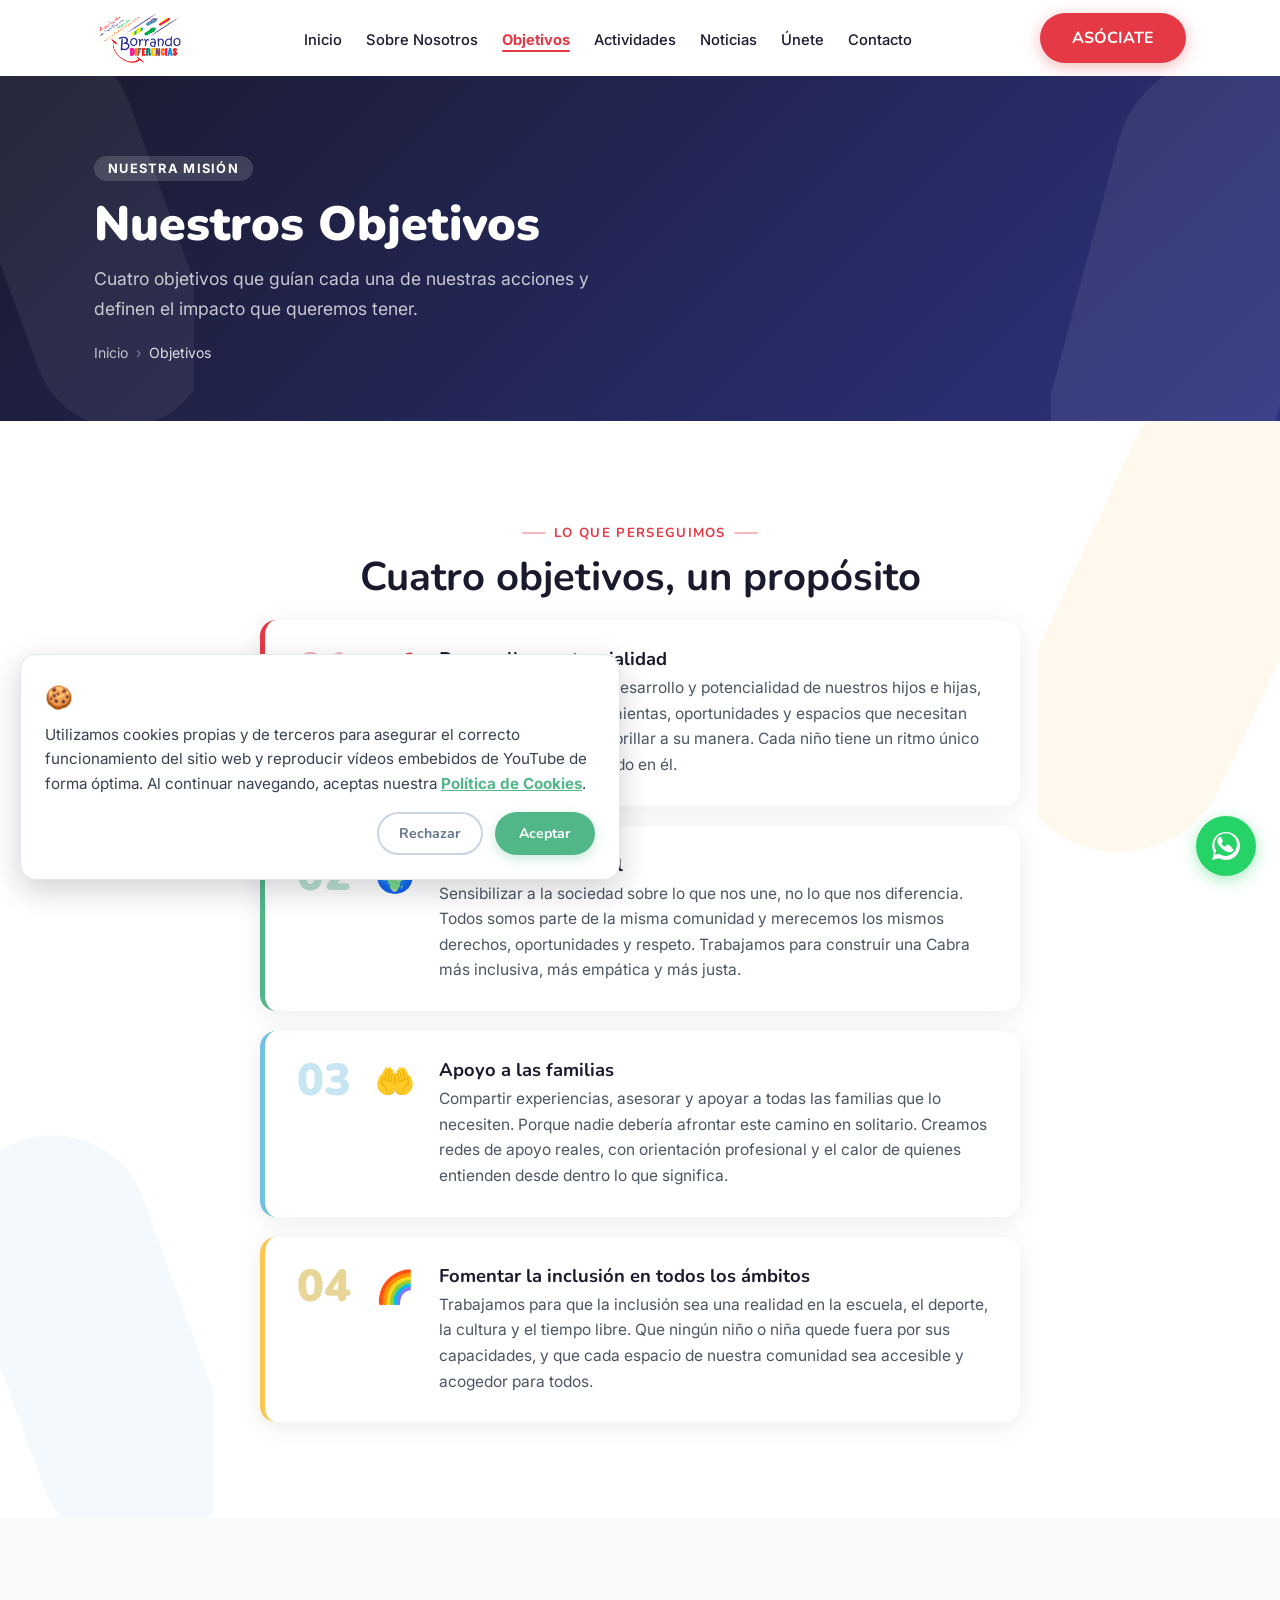
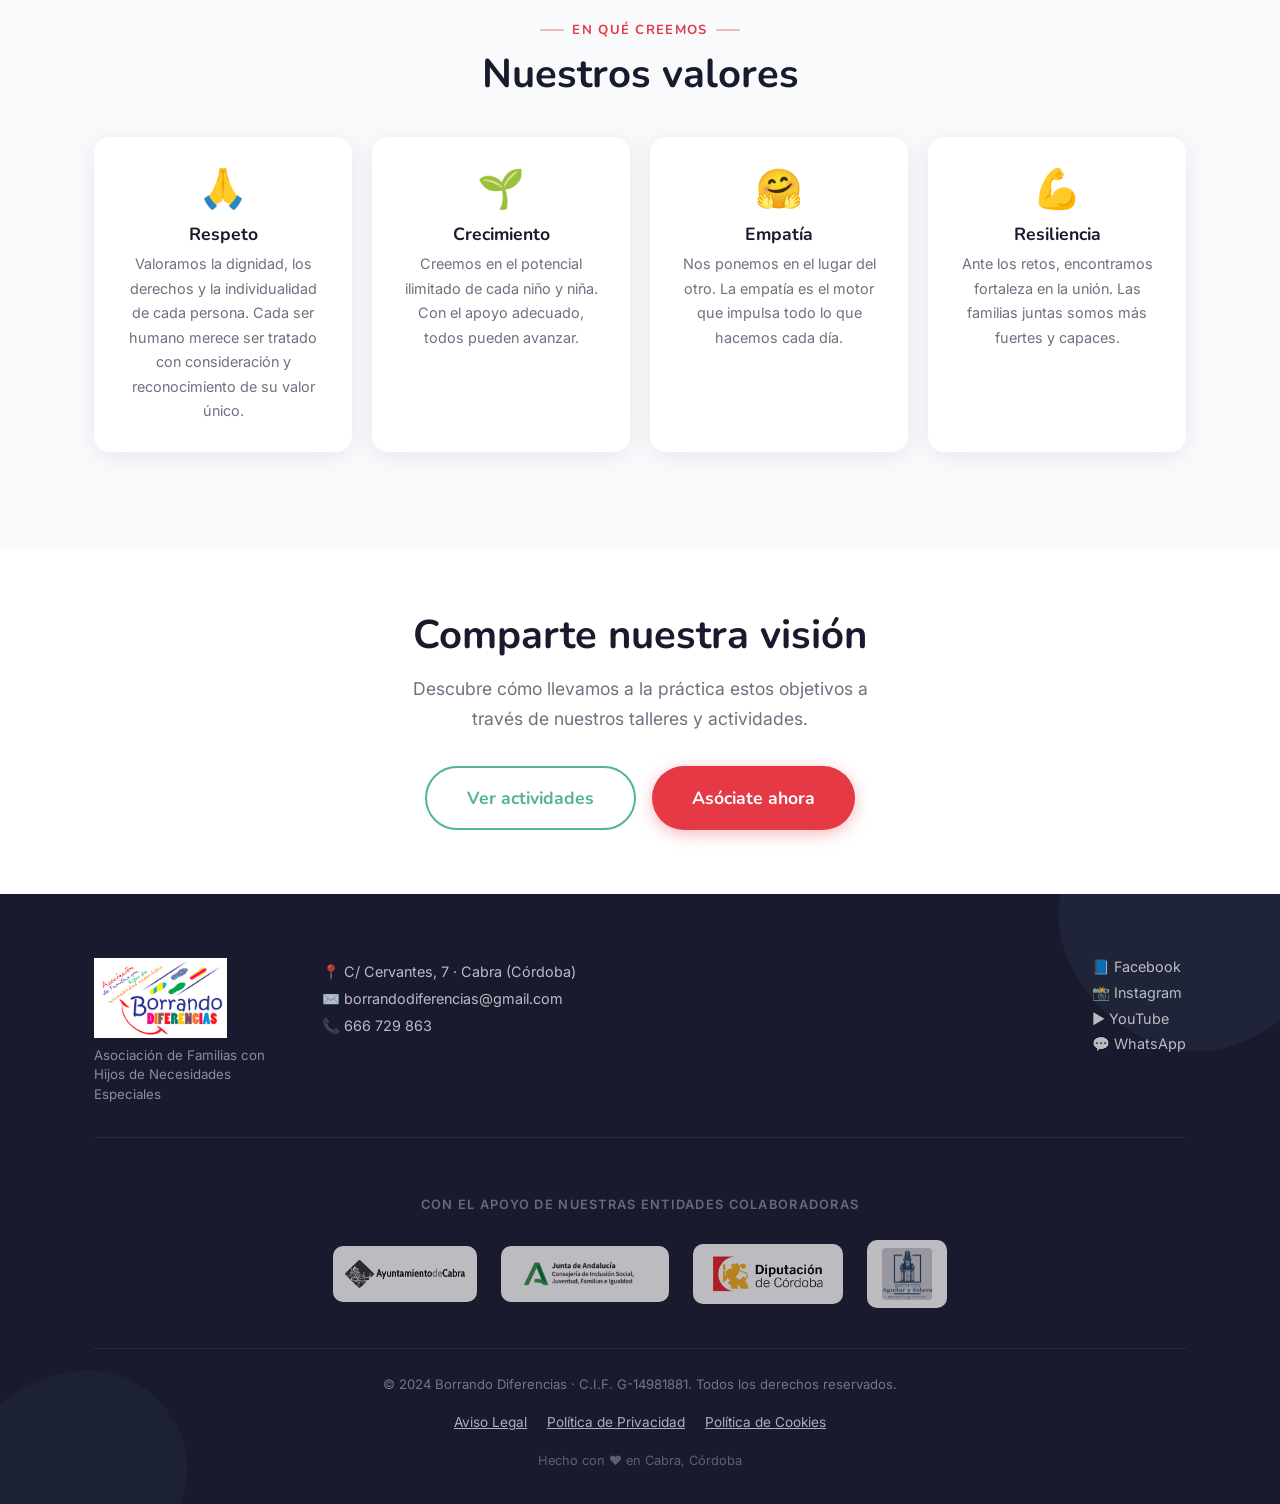
<file: objetivos.html>
<!DOCTYPE html>
<html lang="es">
<head>
<meta charset="UTF-8">
<meta name="viewport" content="width=device-width, initial-scale=1.0">
<title>Nuestros Objetivos — Borrando Diferencias</title>
<meta name="description" content="Conoce los objetivos de Borrando Diferencias: desarrollo, sensibilización y apoyo a las familias con hijos de necesidades especiales en Cabra, Córdoba.">
<link rel="stylesheet" href="styles.css">
</head>
<body class="page-offset">

<!-- ============================================================
     PAGE HERO
     ============================================================ -->
<section class="page-hero">
  <div class="blob-container" aria-hidden="true">
    <svg style="top:-15%;right:-4%;width:280px;opacity:.07;position:absolute" viewBox="0 0 100 200"><g transform="rotate(15 50 100)"><rect x="10" y="10" width="80" height="180" rx="40" fill="#fff"/></g></svg>
    <svg style="bottom:-10%;left:-2%;width:220px;opacity:.06;position:absolute" viewBox="0 0 100 200"><g transform="rotate(-20 50 100)"><rect x="10" y="10" width="80" height="180" rx="40" fill="#fff"/></g></svg>
  </div>
  <div class="container" style="position:relative;z-index:1">
    <span class="page-hero-tag">Nuestra misión</span>
    <h1>Nuestros Objetivos</h1>
    <p>Cuatro objetivos que guían cada una de nuestras acciones y definen el impacto que queremos tener.</p>
    <nav class="breadcrumb" aria-label="Migas de pan">
      <a href="index.html">Inicio</a>
      <span>›</span>
      <span style="color:rgba(255,255,255,.85)">Objetivos</span>
    </nav>
  </div>
</section>

<!-- ============================================================
     OBJETIVOS
     ============================================================ -->
<section class="section-pad" style="background:#fff;position:relative" aria-labelledby="obj-title">
  <div class="blob-container" aria-hidden="true">
    <svg style="top:-8%;right:-3%;width:280px;opacity:.1;position:absolute" viewBox="0 0 100 200"><g transform="rotate(25 50 100)"><rect x="10" y="10" width="80" height="180" rx="40" fill="#F9C74F"/></g></svg>
    <svg style="bottom:-6%;left:-2%;width:240px;opacity:.08;position:absolute" viewBox="0 0 100 200"><g transform="rotate(-20 50 100)"><rect x="10" y="10" width="80" height="180" rx="40" fill="#74C2E1"/></g></svg>
  </div>
  <div class="container" style="position:relative;z-index:1">
    <div class="section-title-wrapper">
      <div class="section-tag">Lo que perseguimos</div>
      <h2 id="obj-title">Cuatro objetivos, un propósito</h2>
    </div>
    <div class="obj-list">
      <div class="obj-item red fade-up">
        <div class="obj-num">01</div>
        <span class="obj-icon" aria-hidden="true">🚀</span>
        <div class="obj-content">
          <h3>Desarrollo y potencialidad</h3>
          <p>Promover al máximo el desarrollo y potencialidad de nuestros hijos e hijas, dotándoles de las herramientas, oportunidades y espacios que necesitan para crecer, aprender y brillar a su manera. Cada niño tiene un ritmo único y merece ser acompañado en él.</p>
        </div>
      </div>
      <div class="obj-item green fade-up">
        <div class="obj-num">02</div>
        <span class="obj-icon" aria-hidden="true">🌍</span>
        <div class="obj-content">
          <h3>Sensibilización social</h3>
          <p>Sensibilizar a la sociedad sobre lo que nos une, no lo que nos diferencia. Todos somos parte de la misma comunidad y merecemos los mismos derechos, oportunidades y respeto. Trabajamos para construir una Cabra más inclusiva, más empática y más justa.</p>
        </div>
      </div>
      <div class="obj-item blue fade-up">
        <div class="obj-num">03</div>
        <span class="obj-icon" aria-hidden="true">🤲</span>
        <div class="obj-content">
          <h3>Apoyo a las familias</h3>
          <p>Compartir experiencias, asesorar y apoyar a todas las familias que lo necesiten. Porque nadie debería afrontar este camino en solitario. Creamos redes de apoyo reales, con orientación profesional y el calor de quienes entienden desde dentro lo que significa.</p>
        </div>
      </div>
      <div class="obj-item yellow fade-up">
        <div class="obj-num">04</div>
        <span class="obj-icon" aria-hidden="true">🌈</span>
        <div class="obj-content">
          <h3>Fomentar la inclusión en todos los ámbitos</h3>
          <p>Trabajamos para que la inclusión sea una realidad en la escuela, el deporte, la cultura y el tiempo libre. Que ningún niño o niña quede fuera por sus capacidades, y que cada espacio de nuestra comunidad sea accesible y acogedor para todos.</p>
        </div>
      </div>
    </div>
  </div>
</section>

<!-- ============================================================
     VALORES
     ============================================================ -->
<section class="section-pad" style="background:var(--bg-alt)" aria-labelledby="valores-title">
  <div class="container">
    <div class="section-title-wrapper">
      <div class="section-tag">En qué creemos</div>
      <h2 id="valores-title">Nuestros valores</h2>
    </div>
    <div style="display:grid;grid-template-columns:repeat(auto-fit,minmax(220px,1fr));gap:20px;margin-top:40px">
      <div class="fade-up" style="background:#fff;border-radius:16px;padding:28px;box-shadow:var(--shadow);text-align:center">
        <div style="font-size:2.4rem;margin-bottom:12px" aria-hidden="true">🙏</div>
        <h3 style="font-size:1.1rem;margin-bottom:8px">Respeto</h3>
        <p style="font-size:.9rem;color:#6b7280">Valoramos la dignidad, los derechos y la individualidad de cada persona. Cada ser humano merece ser tratado con consideración y reconocimiento de su valor único.</p>
      </div>
      <div class="fade-up" style="background:#fff;border-radius:16px;padding:28px;box-shadow:var(--shadow);text-align:center">
        <div style="font-size:2.4rem;margin-bottom:12px" aria-hidden="true">🌱</div>
        <h3 style="font-size:1.1rem;margin-bottom:8px">Crecimiento</h3>
        <p style="font-size:.9rem;color:#6b7280">Creemos en el potencial ilimitado de cada niño y niña. Con el apoyo adecuado, todos pueden avanzar.</p>
      </div>
      <div class="fade-up" style="background:#fff;border-radius:16px;padding:28px;box-shadow:var(--shadow);text-align:center">
        <div style="font-size:2.4rem;margin-bottom:12px" aria-hidden="true">🤗</div>
        <h3 style="font-size:1.1rem;margin-bottom:8px">Empatía</h3>
        <p style="font-size:.9rem;color:#6b7280">Nos ponemos en el lugar del otro. La empatía es el motor que impulsa todo lo que hacemos cada día.</p>
      </div>
      <div class="fade-up" style="background:#fff;border-radius:16px;padding:28px;box-shadow:var(--shadow);text-align:center">
        <div style="font-size:2.4rem;margin-bottom:12px" aria-hidden="true">💪</div>
        <h3 style="font-size:1.1rem;margin-bottom:8px">Resiliencia</h3>
        <p style="font-size:.9rem;color:#6b7280">Ante los retos, encontramos fortaleza en la unión. Las familias juntas somos más fuertes y capaces.</p>
      </div>
    </div>
  </div>
</section>

<!-- CTA -->
<section style="padding:64px 0;text-align:center;background:#fff">
  <div class="container">
    <h2 class="fade-up" style="margin-bottom:16px">Comparte nuestra visión</h2>
    <p class="fade-up" style="color:#6b7280;margin-bottom:32px;max-width:480px;margin-left:auto;margin-right:auto">Descubre cómo llevamos a la práctica estos objetivos a través de nuestros talleres y actividades.</p>
    <div class="fade-up" style="display:flex;gap:16px;justify-content:center;flex-wrap:wrap">
      <a href="actividades.html" class="btn btn-outline-green btn-lg">Ver actividades</a>
      <a href="contacto.html" class="btn btn-red btn-lg">Asóciate ahora</a>
    </div>
  </div>
</section>

<script src="shared.js"></script>
</body>
</html>
</file>
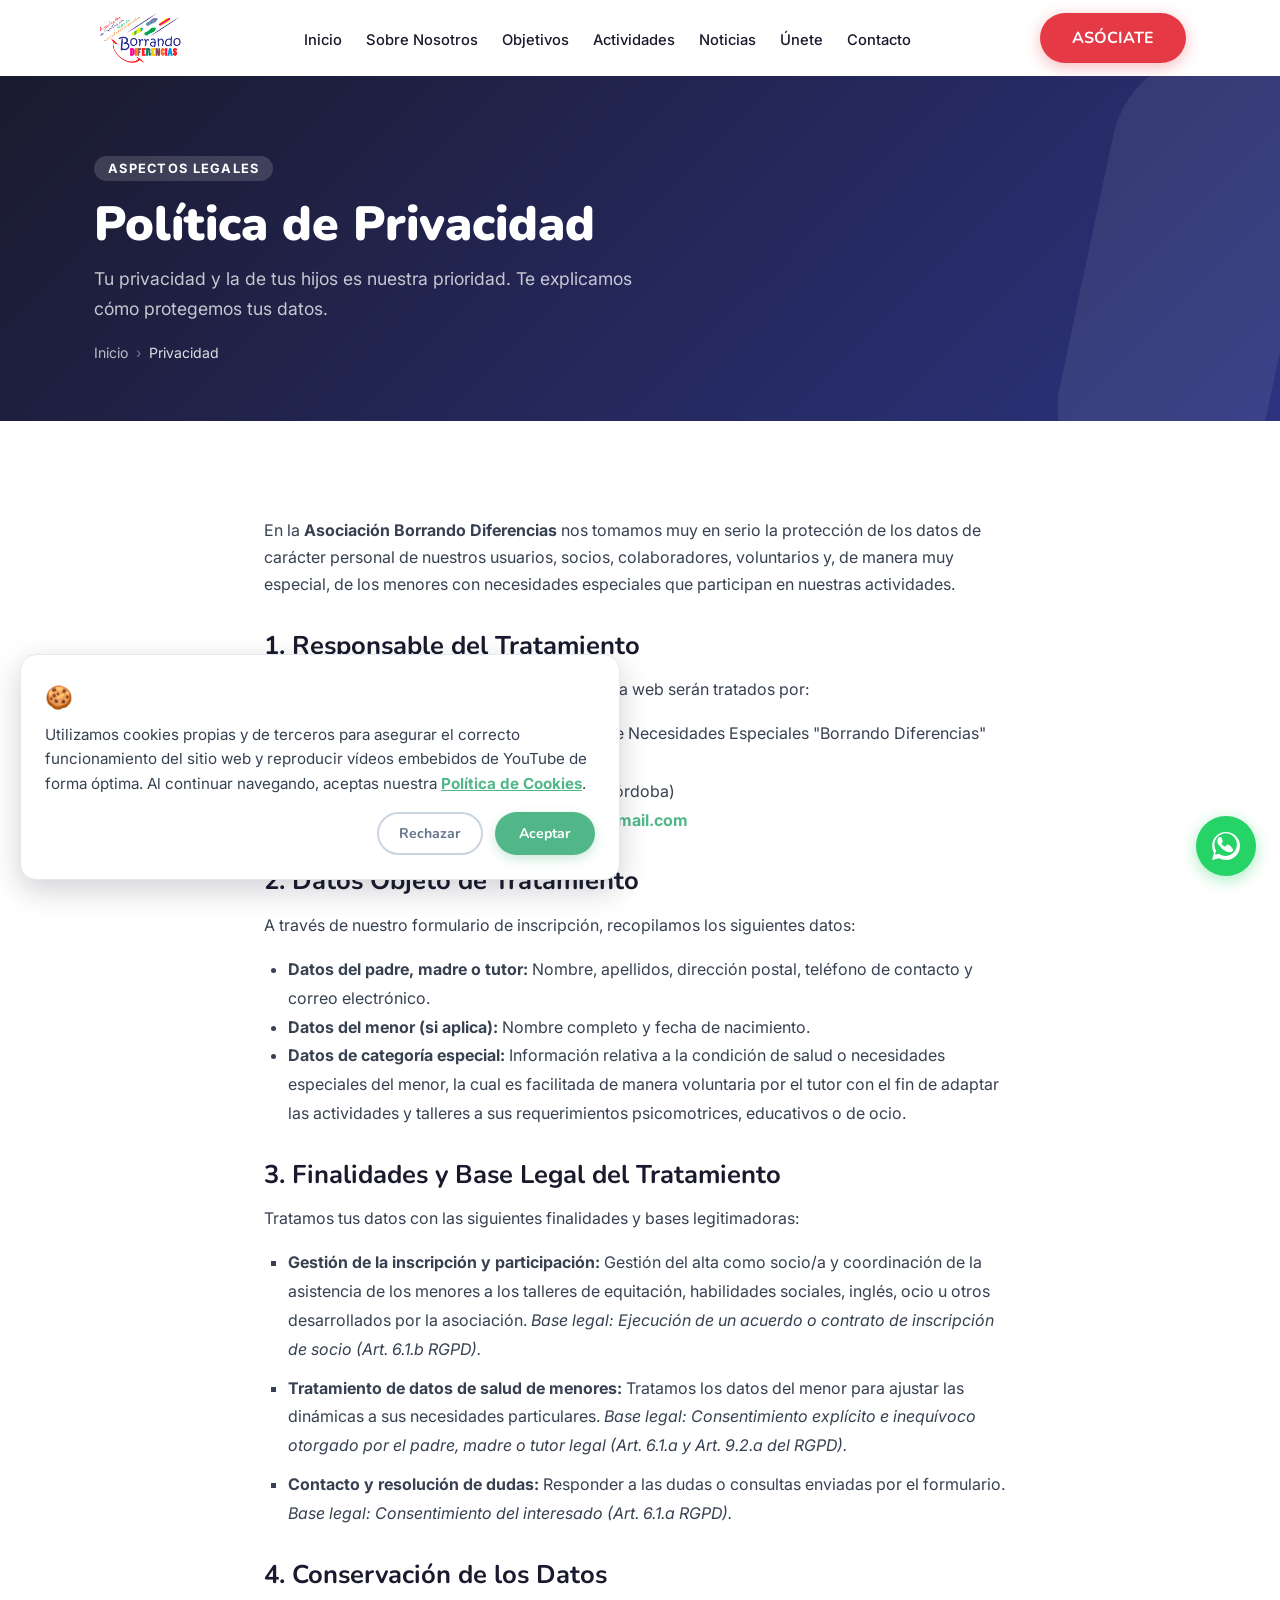
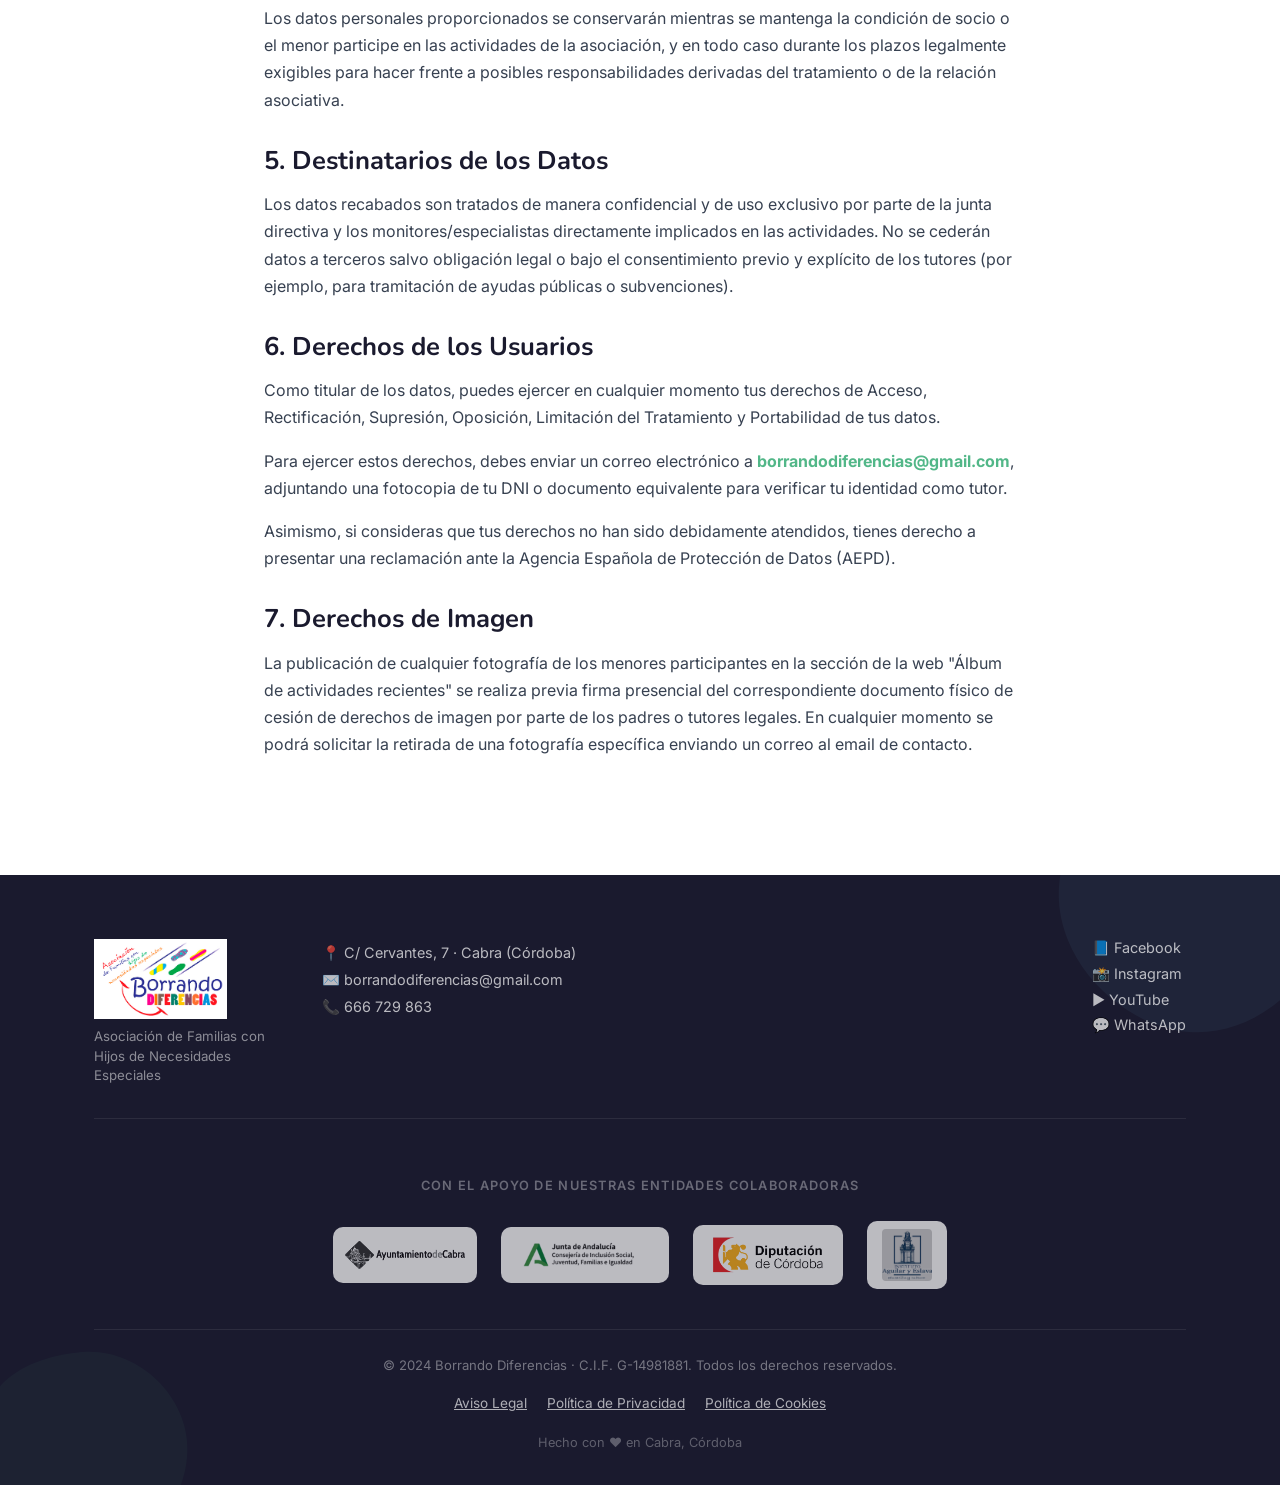
<file: privacidad.html>
<!DOCTYPE html>
<html lang="es">
<head>
<meta charset="UTF-8">
<meta name="viewport" content="width=device-width, initial-scale=1.0">
<title>Política de Privacidad — Borrando Diferencias</title>
<meta name="description" content="Política de privacidad y protección de datos de la Asociación Borrando Diferencias de Cabra, Córdoba.">
<link rel="stylesheet" href="styles.css">
</head>
<body class="page-offset">

<!-- ============================================================
     PAGE HERO
     ============================================================ -->
<section class="page-hero">
  <div class="blob-container" aria-hidden="true">
    <svg style="top:-15%;right:-3%;width:260px;opacity:.07;position:absolute" viewBox="0 0 100 200"><g transform="rotate(12 50 100)"><rect x="10" y="10" width="80" height="180" rx="40" fill="#fff"/></g></svg>
  </div>
  <div class="container" style="position:relative;z-index:1">
    <span class="page-hero-tag">Aspectos Legales</span>
    <h1>Política de Privacidad</h1>
    <p>Tu privacidad y la de tus hijos es nuestra prioridad. Te explicamos cómo protegemos tus datos.</p>
    <nav class="breadcrumb" aria-label="Migas de pan">
      <a href="index.html">Inicio</a>
      <span>›</span>
      <span style="color:rgba(255,255,255,.85)">Privacidad</span>
    </nav>
  </div>
</section>

<!-- ============================================================
     CONTENIDO LEGAL
     ============================================================ -->
<section class="section-pad" style="background:#fff">
  <div class="container" style="max-width:800px; line-height:1.8">
    <div style="font-size:1rem; color:#374151">
      <p style="margin-bottom:20px">En la <strong>Asociación Borrando Diferencias</strong> nos tomamos muy en serio la protección de los datos de carácter personal de nuestros usuarios, socios, colaboradores, voluntarios y, de manera muy especial, de los menores con necesidades especiales que participan en nuestras actividades.</p>
      
      <h2 style="font-size:1.6rem; color:var(--dark); margin:32px 0 16px">1. Responsable del Tratamiento</h2>
      <p style="margin-bottom:16px">Los datos personales recabados a través de esta web serán tratados por:</p>
      <ul style="margin-left:24px; margin-bottom:20px">
        <li><strong>Entidad:</strong> Asociación de Familias con Hijos de Necesidades Especiales "Borrando Diferencias"</li>
        <li><strong>C.I.F.:</strong> G-14981881</li>
        <li><strong>Domicilio Social:</strong> C/ Cervantes, 7 · Cabra (Córdoba)</li>
        <li><strong>Email de contacto:</strong> <a href="mailto:borrandodiferencias@gmail.com" style="color:var(--green); font-weight:700">borrandodiferencias@gmail.com</a></li>
      </ul>

      <h2 style="font-size:1.6rem; color:var(--dark); margin:32px 0 16px">2. Datos Objeto de Tratamiento</h2>
      <p style="margin-bottom:16px">A través de nuestro formulario de inscripción, recopilamos los siguientes datos:</p>
      <ul style="margin-left:24px; margin-bottom:20px">
        <li><strong>Datos del padre, madre o tutor:</strong> Nombre, apellidos, dirección postal, teléfono de contacto y correo electrónico.</li>
        <li><strong>Datos del menor (si aplica):</strong> Nombre completo y fecha de nacimiento.</li>
        <li><strong>Datos de categoría especial:</strong> Información relativa a la condición de salud o necesidades especiales del menor, la cual es facilitada de manera voluntaria por el tutor con el fin de adaptar las actividades y talleres a sus requerimientos psicomotrices, educativos o de ocio.</li>
      </ul>

      <h2 style="font-size:1.6rem; color:var(--dark); margin:32px 0 16px">3. Finalidades y Base Legal del Tratamiento</h2>
      <p style="margin-bottom:16px">Tratamos tus datos con las siguientes finalidades y bases legitimadoras:</p>
      <ul style="margin-left:24px; margin-bottom:20px; list-style-type:square">
        <li style="margin-bottom:10px"><strong>Gestión de la inscripción y participación:</strong> Gestión del alta como socio/a y coordinación de la asistencia de los menores a los talleres de equitación, habilidades sociales, inglés, ocio u otros desarrollados por la asociación. <em>Base legal: Ejecución de un acuerdo o contrato de inscripción de socio (Art. 6.1.b RGPD).</em></li>
        <li style="margin-bottom:10px"><strong>Tratamiento de datos de salud de menores:</strong> Tratamos los datos del menor para ajustar las dinámicas a sus necesidades particulares. <em>Base legal: Consentimiento explícito e inequívoco otorgado por el padre, madre o tutor legal (Art. 6.1.a y Art. 9.2.a del RGPD).</em></li>
        <li style="margin-bottom:10px"><strong>Contacto y resolución de dudas:</strong> Responder a las dudas o consultas enviadas por el formulario. <em>Base legal: Consentimiento del interesado (Art. 6.1.a RGPD).</em></li>
      </ul>

      <h2 style="font-size:1.6rem; color:var(--dark); margin:32px 0 16px">4. Conservación de los Datos</h2>
      <p style="margin-bottom:20px">Los datos personales proporcionados se conservarán mientras se mantenga la condición de socio o el menor participe en las actividades de la asociación, y en todo caso durante los plazos legalmente exigibles para hacer frente a posibles responsabilidades derivadas del tratamiento o de la relación asociativa.</p>

      <h2 style="font-size:1.6rem; color:var(--dark); margin:32px 0 16px">5. Destinatarios de los Datos</h2>
      <p style="margin-bottom:20px">Los datos recabados son tratados de manera confidencial y de uso exclusivo por parte de la junta directiva y los monitores/especialistas directamente implicados en las actividades. No se cederán datos a terceros salvo obligación legal o bajo el consentimiento previo y explícito de los tutores (por ejemplo, para tramitación de ayudas públicas o subvenciones).</p>

      <h2 style="font-size:1.6rem; color:var(--dark); margin:32px 0 16px">6. Derechos de los Usuarios</h2>
      <p style="margin-bottom:16px">Como titular de los datos, puedes ejercer en cualquier momento tus derechos de Acceso, Rectificación, Supresión, Oposición, Limitación del Tratamiento y Portabilidad de tus datos.</p>
      <p style="margin-bottom:16px">Para ejercer estos derechos, debes enviar un correo electrónico a <a href="mailto:borrandodiferencias@gmail.com" style="color:var(--green); font-weight:700">borrandodiferencias@gmail.com</a>, adjuntando una fotocopia de tu DNI o documento equivalente para verificar tu identidad como tutor.</p>
      <p style="margin-bottom:20px">Asimismo, si consideras que tus derechos no han sido debidamente atendidos, tienes derecho a presentar una reclamación ante la Agencia Española de Protección de Datos (AEPD).</p>

      <h2 style="font-size:1.6rem; color:var(--dark); margin:32px 0 16px">7. Derechos de Imagen</h2>
      <p style="margin-bottom:20px">La publicación de cualquier fotografía de los menores participantes en la sección de la web "Álbum de actividades recientes" se realiza previa firma presencial del correspondiente documento físico de cesión de derechos de imagen por parte de los padres o tutores legales. En cualquier momento se podrá solicitar la retirada de una fotografía específica enviando un correo al email de contacto.</p>
    </div>
  </div>
</section>

<script src="shared.js"></script>
</body>
</html>
</file>
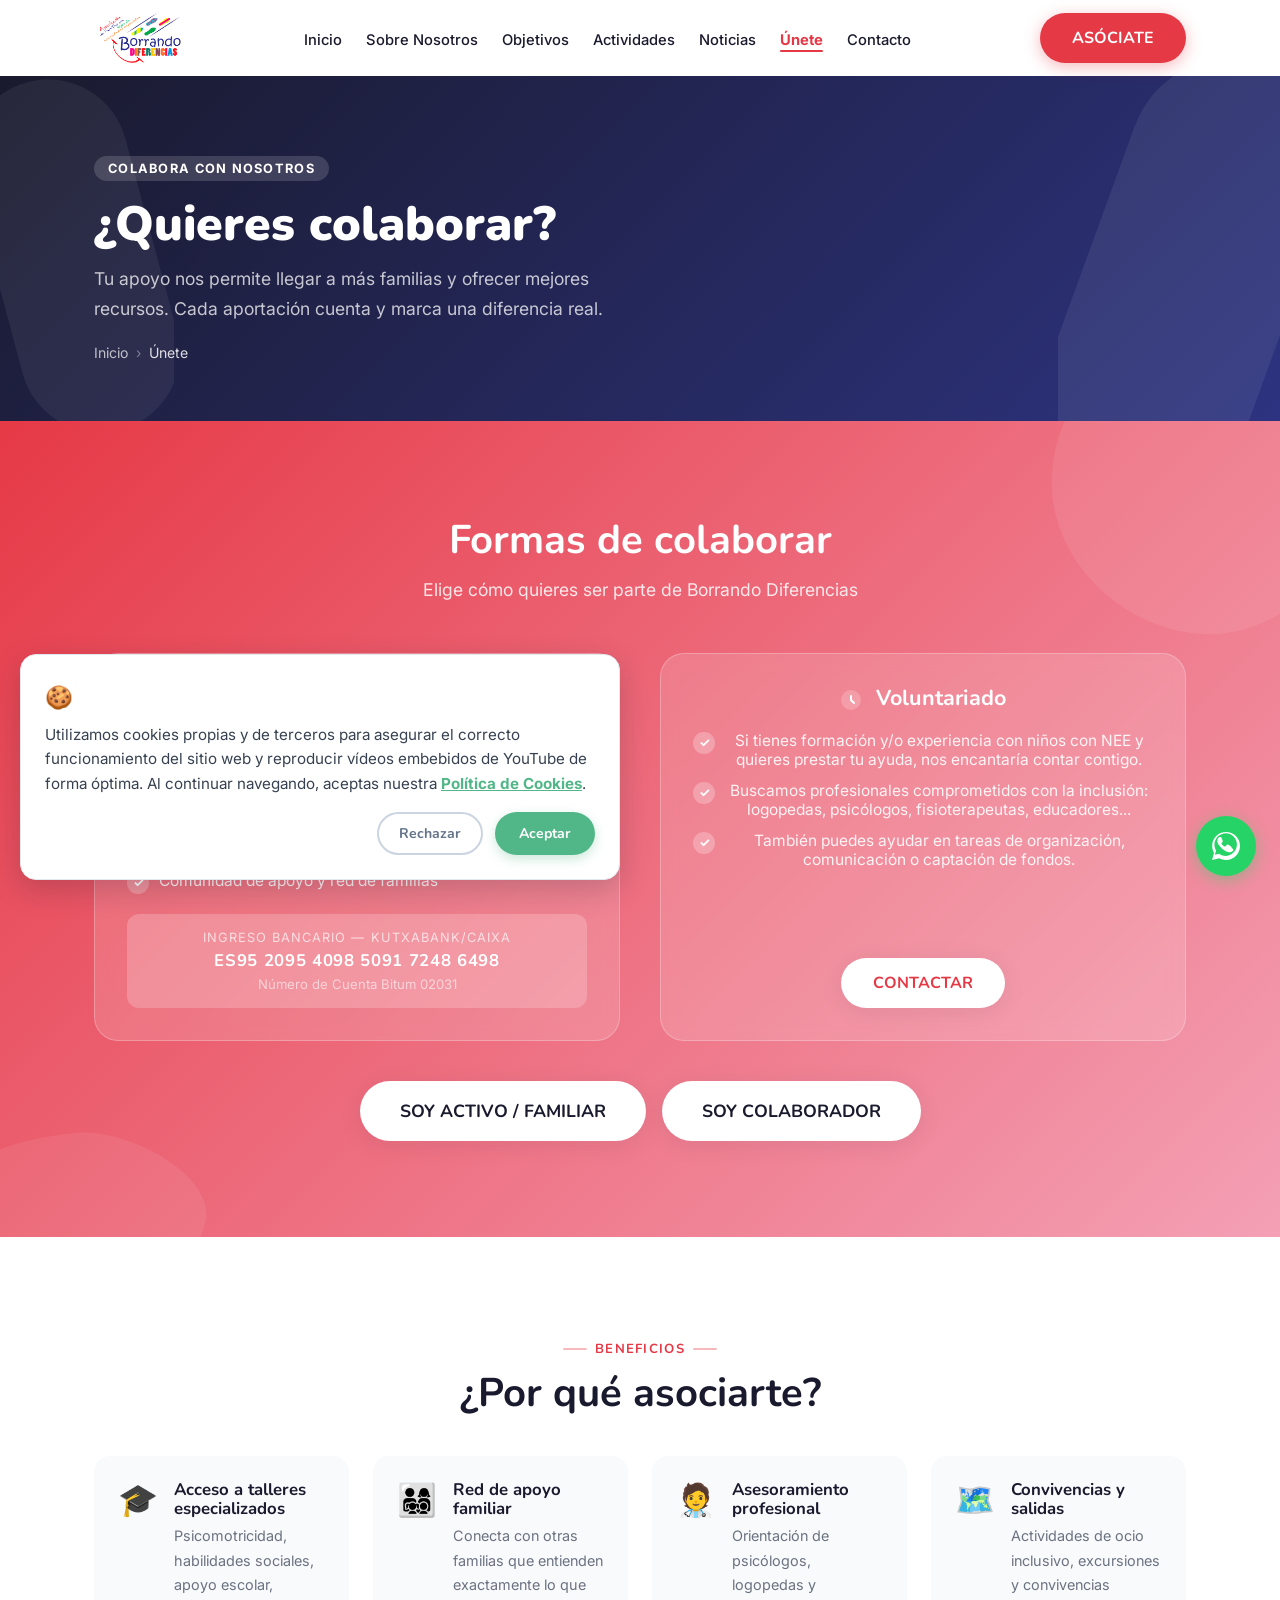
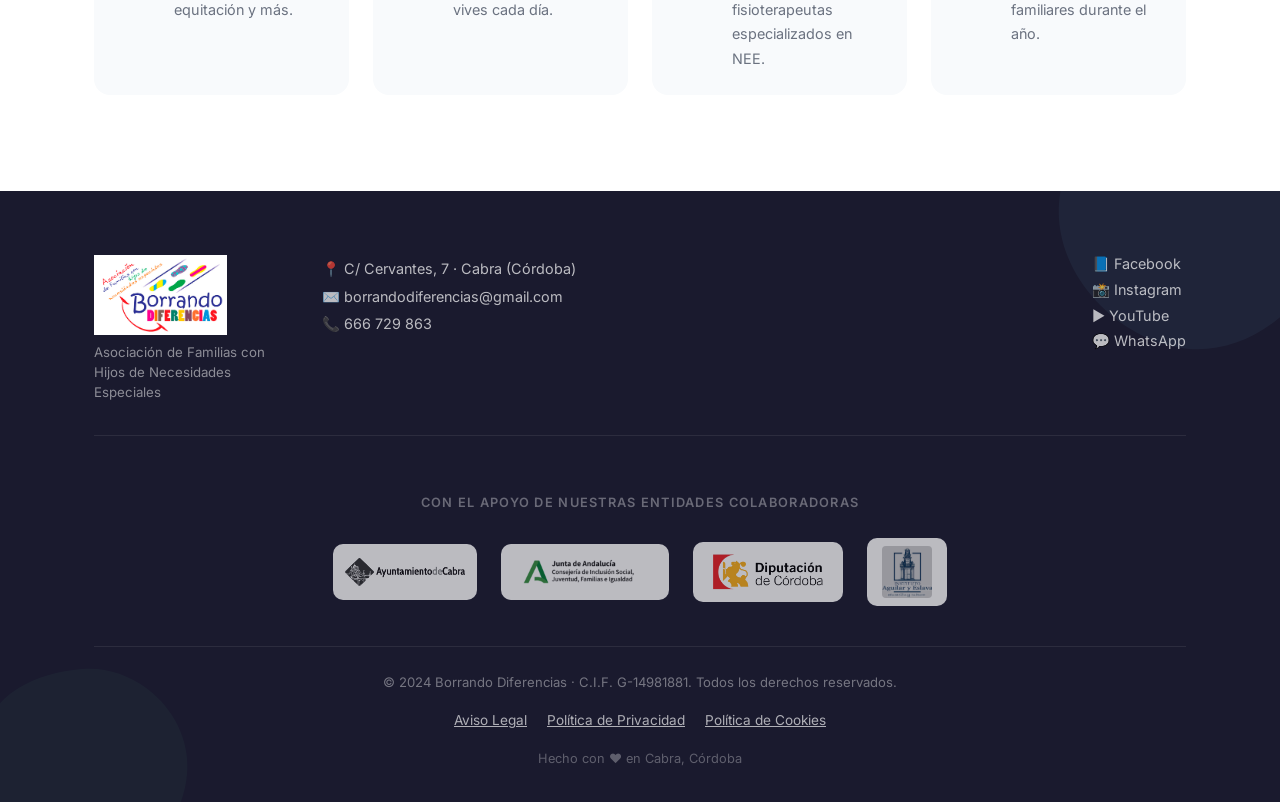
<file: unete.html>
<!DOCTYPE html>
<html lang="es">
<head>
<meta charset="UTF-8">
<meta name="viewport" content="width=device-width, initial-scale=1.0">
<title>Únete — Borrando Diferencias</title>
<meta name="description" content="Hazte socio, colabora o haz voluntariado con Borrando Diferencias. Socio activo 60€/año, colaborador 12€/año. IBAN ES95 2095 4098 5091 7248 6498.">
<link rel="stylesheet" href="styles.css">
</head>
<body class="page-offset">

<!-- ============================================================
     PAGE HERO
     ============================================================ -->
<section class="page-hero">
  <div class="blob-container" aria-hidden="true">
    <svg style="top:-15%;right:-3%;width:260px;opacity:.07;position:absolute" viewBox="0 0 100 200"><g transform="rotate(20 50 100)"><rect x="10" y="10" width="80" height="180" rx="40" fill="#fff"/></g></svg>
    <svg style="bottom:-10%;left:-2%;width:200px;opacity:.06;position:absolute" viewBox="0 0 100 200"><g transform="rotate(-15 50 100)"><rect x="10" y="10" width="80" height="180" rx="40" fill="#fff"/></g></svg>
  </div>
  <div class="container" style="position:relative;z-index:1">
    <span class="page-hero-tag">Colabora con nosotros</span>
    <h1>¿Quieres colaborar?</h1>
    <p>Tu apoyo nos permite llegar a más familias y ofrecer mejores recursos. Cada aportación cuenta y marca una diferencia real.</p>
    <nav class="breadcrumb" aria-label="Migas de pan">
      <a href="index.html">Inicio</a>
      <span>›</span>
      <span style="color:rgba(255,255,255,.85)">Únete</span>
    </nav>
  </div>
</section>

<!-- ============================================================
     ÚNETE SECTION
     ============================================================ -->
<section id="unete" class="section-pad text-center" aria-labelledby="unete-title">
  <div class="blob-container" aria-hidden="true">
    <svg style="top:-15%;right:-8%;width:350px;opacity:.08;position:absolute" viewBox="0 0 350 350"><path d="M175,20 C250,15 335,85 330,175 C325,265 250,340 170,335 C90,330 15,260 20,175 C25,90 100,25 175,20 Z" fill="#fff"/></svg>
    <svg style="bottom:-10%;left:-5%;width:280px;opacity:.07;position:absolute" viewBox="0 0 280 200"><path d="M140,15 C190,10 275,55 270,100 C265,145 195,185 135,180 C75,175 10,135 15,85 C20,35 90,20 140,15 Z" fill="#fff"/></svg>
  </div>
  <div class="container unete-inner">
    <h2 id="unete-title" class="unete-title">Formas de colaborar</h2>
    <p class="unete-subtitle">Elige cómo quieres ser parte de Borrando Diferencias</p>

    <div class="unete-cols">
      <!-- Hazte socio -->
      <div class="unete-col">
        <h3>
          <svg width="22" height="22" viewBox="0 0 22 22" fill="none" style="display:inline;vertical-align:middle;margin-right:8px" aria-hidden="true"><circle cx="11" cy="11" r="10" fill="rgba(255,255,255,.2)"/><path d="M7 11l3 3 5-5" stroke="#fff" stroke-width="2" stroke-linecap="round" stroke-linejoin="round"/></svg>
          Hazte socio
        </h3>
        <ul>
          <li>Socio Activo / Familiar: <strong>60€ / año</strong></li>
          <li>Socio Colaborador: <strong>12€ / año</strong></li>
          <li>Acceso a todos los talleres y actividades</li>
          <li>Asesoramiento personalizado para tu familia</li>
          <li>Comunidad de apoyo y red de familias</li>
        </ul>
        <div class="iban-box" style="margin-top:20px">
          <div class="iban-label">Ingreso bancario — Kutxabank/Caixa</div>
          <div class="iban-num">ES95 2095 4098 5091 7248 6498</div>
          <div style="font-size:.82rem;color:rgba(255,255,255,.6);margin-top:4px">Número de Cuenta Bitum 02031</div>
        </div>
      </div>

      <!-- Voluntariado -->
      <div class="unete-col" style="display:flex;flex-direction:column;justify-content:space-between">
        <div>
          <h3>
            <svg width="22" height="22" viewBox="0 0 22 22" fill="none" style="display:inline;vertical-align:middle;margin-right:8px" aria-hidden="true"><circle cx="11" cy="11" r="10" fill="rgba(255,255,255,.2)"/><path d="M11 7v4l3 3" stroke="#fff" stroke-width="2" stroke-linecap="round"/></svg>
            Voluntariado
          </h3>
          <ul style="margin-bottom:24px">
            <li>Si tienes formación y/o experiencia con niños con NEE y quieres prestar tu ayuda, nos encantaría contar contigo.</li>
            <li>Buscamos profesionales comprometidos con la inclusión: logopedas, psicólogos, fisioterapeutas, educadores...</li>
            <li>También puedes ayudar en tareas de organización, comunicación o captación de fondos.</li>
          </ul>
        </div>
        <div style="text-align:center">
          <a href="contacto.html" class="btn btn-white-red">CONTACTAR</a>
        </div>
      </div>
    </div>

    <div class="unete-btns">
      <a href="contacto.html" class="btn btn-white btn-lg" id="btn-activo">SOY ACTIVO / FAMILIAR</a>
      <a href="contacto.html" class="btn btn-white btn-lg" id="btn-colaborador">SOY COLABORADOR</a>
    </div>
  </div>
</section>

<!-- Por qué asociarte -->
<section class="section-pad" style="background:#fff" aria-labelledby="porque-title">
  <div class="container">
    <div class="section-title-wrapper">
      <div class="section-tag">Beneficios</div>
      <h2 id="porque-title">¿Por qué asociarte?</h2>
    </div>
    <div style="display:grid;grid-template-columns:repeat(auto-fit,minmax(240px,1fr));gap:24px;margin-top:40px">
      <div class="fade-up" style="display:flex;align-items:flex-start;gap:16px;background:var(--bg-alt);padding:24px;border-radius:16px">
        <span style="font-size:2rem;flex-shrink:0" aria-hidden="true">🎓</span>
        <div>
          <h3 style="font-size:1.05rem;margin-bottom:6px">Acceso a talleres especializados</h3>
          <p style="font-size:.9rem;color:#6b7280">Psicomotricidad, habilidades sociales, apoyo escolar, equitación y más.</p>
        </div>
      </div>
      <div class="fade-up" style="display:flex;align-items:flex-start;gap:16px;background:var(--bg-alt);padding:24px;border-radius:16px">
        <span style="font-size:2rem;flex-shrink:0" aria-hidden="true">👨‍👩‍👧‍👦</span>
        <div>
          <h3 style="font-size:1.05rem;margin-bottom:6px">Red de apoyo familiar</h3>
          <p style="font-size:.9rem;color:#6b7280">Conecta con otras familias que entienden exactamente lo que vives cada día.</p>
        </div>
      </div>
      <div class="fade-up" style="display:flex;align-items:flex-start;gap:16px;background:var(--bg-alt);padding:24px;border-radius:16px">
        <span style="font-size:2rem;flex-shrink:0" aria-hidden="true">🧑‍⚕️</span>
        <div>
          <h3 style="font-size:1.05rem;margin-bottom:6px">Asesoramiento profesional</h3>
          <p style="font-size:.9rem;color:#6b7280">Orientación de psicólogos, logopedas y fisioterapeutas especializados en NEE.</p>
        </div>
      </div>
      <div class="fade-up" style="display:flex;align-items:flex-start;gap:16px;background:var(--bg-alt);padding:24px;border-radius:16px">
        <span style="font-size:2rem;flex-shrink:0" aria-hidden="true">🗺️</span>
        <div>
          <h3 style="font-size:1.05rem;margin-bottom:6px">Convivencias y salidas</h3>
          <p style="font-size:.9rem;color:#6b7280">Actividades de ocio inclusivo, excursiones y convivencias familiares durante el año.</p>
        </div>
      </div>
    </div>
  </div>
</section>

<script src="shared.js"></script>
</body>
</html>
</file>
<file: styles.css>
@import url('https://fonts.googleapis.com/css2?family=Nunito:wght@700;900&family=Inter:wght@400;500&display=swap');

/* ============================================================
   RESET & BASE
   ============================================================ */
*,*::before,*::after{box-sizing:border-box;margin:0;padding:0}
html{scroll-behavior:smooth;font-size:16px}
body{font-family:'Inter',sans-serif;font-size:1.1rem;color:#1A1A2E;background:#fff;overflow-x:hidden}
img{display:block;max-width:100%}
a{text-decoration:none;color:inherit}
button{cursor:pointer;border:none;font-family:'Inter',sans-serif}

/* ============================================================
   CSS VARIABLES
   ============================================================ */
:root{
  --red:#E63946;
  --green:#52B788;
  --blue:#74C2E1;
  --yellow:#F9C74F;
  --pink:#F4A0B5;
  --dark:#1A1A2E;
  --bg-alt:#F8FAFC;
  --shadow:0 4px 24px rgba(26,26,46,.08);
  --shadow-lg:0 12px 40px rgba(26,26,46,.16);
  --radius:16px;
  --radius-xl:24px;
  --radius-pill:999px;
}

/* ============================================================
   TYPOGRAPHY
   ============================================================ */
h1,h2,h3,h4{font-family:'Nunito',sans-serif;line-height:1.15;font-weight:700}
h1{font-size:clamp(2.4rem,5vw,3.5rem);font-weight:900}
h2{font-size:clamp(1.8rem,3.5vw,2.5rem)}
h3{font-size:1.5rem}
p{line-height:1.7}
.caption{font-size:.875rem;color:#6b7280}

/* ============================================================
   UTILITIES
   ============================================================ */
.container{max-width:1140px;margin:0 auto;padding:0 24px}
.section-pad{padding:96px 0}
.text-center{text-align:center}
.sr-only{position:absolute;width:1px;height:1px;padding:0;margin:-1px;overflow:hidden;clip:rect(0,0,0,0);white-space:nowrap;border-width:0}

/* Buttons */
.btn{display:inline-flex;align-items:center;justify-content:center;gap:8px;padding:14px 32px;border-radius:var(--radius-pill);font-family:'Nunito',sans-serif;font-weight:700;font-size:1rem;transition:transform .2s ease,box-shadow .2s ease;will-change:transform}
.btn:hover{transform:translateY(-2px)}
.btn-red{background:var(--red);color:#fff;box-shadow:0 4px 16px rgba(230,57,70,.35)}
.btn-red:hover{box-shadow:0 8px 28px rgba(230,57,70,.45)}
.btn-outline-green{background:transparent;color:var(--green);border:2.5px solid var(--green)}
.btn-outline-green:hover{background:var(--green);color:#fff;box-shadow:0 6px 20px rgba(82,183,136,.3)}
.btn-white{background:#fff;color:var(--dark);box-shadow:var(--shadow)}
.btn-white:hover{box-shadow:var(--shadow-lg)}
.btn-white-red{background:#fff;color:var(--red);box-shadow:var(--shadow)}
.btn-white-red:hover{box-shadow:var(--shadow-lg)}
.btn-lg{padding:18px 40px;font-size:1.1rem}

/* Fade-in animation */
.fade-up{opacity:0;transform:translateY(32px);transition:opacity .6s ease,transform .6s ease}
.fade-up.visible{opacity:1;transform:translateY(0)}

/* Blob container */
.blob-container{position:absolute;inset:0;overflow:hidden;pointer-events:none;z-index:0}
.blob-container svg{position:absolute}

/* Section header */
.section-tag{display:inline-flex;align-items:center;gap:8px;font-family:'Nunito',sans-serif;font-weight:700;font-size:.82rem;letter-spacing:.1em;text-transform:uppercase;color:var(--red);margin-bottom:12px}
.section-tag::before,.section-tag::after{content:'';flex:1;height:2px;background:currentColor;opacity:.35;min-width:24px;max-width:40px;border-radius:2px}
.section-title-wrapper{text-align:center;margin-bottom:20px}

/* ============================================================
   NAVBAR
   ============================================================ */
#navbar{position:fixed;top:0;left:0;right:0;z-index:1000;background:rgba(255,255,255,.96);backdrop-filter:blur(10px);-webkit-backdrop-filter:blur(10px);transition:box-shadow .3s ease}
#navbar.scrolled{box-shadow:0 2px 20px rgba(26,26,46,.1)}
.nav-inner{display:flex;align-items:center;justify-content:space-between;height:76px;gap:16px}
.nav-logo{display:flex;align-items:center;flex-shrink:0}
.nav-logo img{height:54px;max-width:200px;width:auto;object-fit:contain;display:block}
.nav-links{display:flex;align-items:center;gap:24px;list-style:none}
.nav-links a{font-weight:500;font-size:.92rem;color:var(--dark);position:relative;padding-bottom:3px}
.nav-links a::after{content:'';position:absolute;bottom:0;left:0;width:0;height:2px;background:var(--red);transition:width .25s ease;border-radius:2px}
.nav-links a:hover::after,.nav-links a.active::after{width:100%}
.nav-links a.active{color:var(--red);font-weight:700}
.nav-cta{margin-left:8px;flex-shrink:0}
.nav-hamburger{display:none;flex-direction:column;gap:5px;background:none;padding:6px;border-radius:8px}
.nav-hamburger span{display:block;width:24px;height:2.5px;background:var(--dark);border-radius:2px;transition:transform .3s ease,opacity .3s ease}
.nav-hamburger.open span:nth-child(1){transform:translateY(7.5px) rotate(45deg)}
.nav-hamburger.open span:nth-child(2){opacity:0}
.nav-hamburger.open span:nth-child(3){transform:translateY(-7.5px) rotate(-45deg)}
.mobile-menu{display:none;flex-direction:column;background:#fff;border-top:1px solid #f0f0f0;overflow:hidden;max-height:0;transition:max-height .35s ease}
.mobile-menu.open{max-height:500px}
.mobile-menu a{display:block;padding:14px 24px;font-weight:500;color:var(--dark);border-bottom:1px solid #f5f5f5}
.mobile-menu a:hover,.mobile-menu a.active{background:var(--bg-alt);color:var(--red)}
.mobile-menu .btn{margin:16px 24px;width:calc(100% - 48px)}

/* Page offset for fixed navbar */
.page-offset{padding-top:76px}

/* ============================================================
   HERO
   ============================================================ */
#hero{min-height:100vh;display:flex;align-items:center;position:relative;padding-top:76px;background:#fff;overflow:hidden}
.hero-inner{display:grid;grid-template-columns:1fr 1fr;gap:48px;align-items:center;position:relative;z-index:1}
.hero-pre{display:inline-flex;align-items:center;gap:8px;background:rgba(82,183,136,.12);color:var(--green);font-weight:700;font-size:.85rem;padding:6px 16px;border-radius:var(--radius-pill);margin-bottom:20px;letter-spacing:.08em;text-transform:uppercase}
.hero-title{font-family:'Nunito',sans-serif;font-weight:900;line-height:1.08;margin-bottom:24px}
.hero-title .line-color{color:var(--blue)}
.hero-subtitle{color:#4b5563;font-size:1.15rem;margin-bottom:36px;line-height:1.7;max-width:480px}
.hero-btns{display:flex;flex-wrap:wrap;gap:16px}
.hero-illustration{display:flex;justify-content:center;align-items:center}
.hero-illustration svg{max-width:100%;height:auto;display:block}

/* Blob float animations */
@keyframes float1{0%,100%{transform:translateY(0) rotate(0deg)}50%{transform:translateY(-6px) rotate(1.5deg)}}
@keyframes float2{0%,100%{transform:translateY(0) rotate(0deg)}50%{transform:translateY(-5px) rotate(-1deg)}}
@keyframes float3{0%,100%{transform:translateY(0) rotate(0deg)}50%{transform:translateY(-7px) rotate(2deg)}}
@keyframes float4{0%,100%{transform:translateY(0) rotate(0deg)}50%{transform:translateY(-4px) rotate(-1.5deg)}}
@keyframes float5{0%,100%{transform:translateY(0) rotate(0deg)}50%{transform:translateY(-6px) rotate(1deg)}}
.blob-f1{animation:float1 4s ease-in-out infinite;will-change:transform;position:absolute}
.blob-f2{animation:float2 5s ease-in-out infinite;will-change:transform;position:absolute}
.blob-f3{animation:float3 4.5s ease-in-out infinite;will-change:transform;position:absolute}
.blob-f4{animation:float4 5.5s ease-in-out infinite;will-change:transform;position:absolute}
.blob-f5{animation:float5 3.8s ease-in-out infinite;will-change:transform;position:absolute}

/* ============================================================
   PAGE HERO (inner pages)
   ============================================================ */
.page-hero{background:linear-gradient(135deg,var(--dark) 0%,#2d3380 100%);padding:80px 0 60px;position:relative;overflow:hidden}
.page-hero h1{color:#fff;font-size:clamp(2rem,4vw,3rem);margin-bottom:12px}
.page-hero p{color:rgba(255,255,255,.75);font-size:1.1rem;max-width:560px}
.page-hero-tag{display:inline-block;background:rgba(255,255,255,.15);color:#fff;font-size:.8rem;font-weight:700;letter-spacing:.1em;text-transform:uppercase;padding:5px 14px;border-radius:var(--radius-pill);margin-bottom:16px}
.breadcrumb{display:flex;align-items:center;gap:8px;margin-top:20px;font-size:.88rem;color:rgba(255,255,255,.55)}
.breadcrumb a{color:rgba(255,255,255,.7);transition:color .2s}
.breadcrumb a:hover{color:#fff}
.breadcrumb span{color:rgba(255,255,255,.4)}

/* ============================================================
   CLAVES SECTION
   ============================================================ */
.claves-intro{max-width:720px;margin:0 auto 56px;text-align:center;color:#4b5563}
.claves-grid{display:grid;grid-template-columns:1fr 1fr;gap:24px}
.clave-card{background:#fff;border-radius:var(--radius);padding:32px;border-left:5px solid transparent;box-shadow:var(--shadow);transition:transform .25s ease,box-shadow .25s ease,background .25s ease}
.clave-card:hover{transform:translateY(-4px);box-shadow:var(--shadow-lg)}
.clave-card.blue{border-left-color:var(--blue)}.clave-card.blue:hover{background:rgba(116,194,225,.05)}
.clave-card.green{border-left-color:var(--green)}.clave-card.green:hover{background:rgba(82,183,136,.05)}
.clave-card.red{border-left-color:var(--red)}.clave-card.red:hover{background:rgba(230,57,70,.05)}
.clave-card.yellow{border-left-color:var(--yellow)}.clave-card.yellow:hover{background:rgba(249,199,79,.05)}
.clave-icon{font-size:2.5rem;margin-bottom:14px}
.clave-card h3{margin-bottom:8px;font-size:1.2rem;letter-spacing:.04em}
.clave-card p{font-size:.97rem;color:#4b5563;line-height:1.65}

/* ============================================================
   OBJETIVOS SECTION
   ============================================================ */
.obj-list{display:flex;flex-direction:column;gap:20px;max-width:760px;margin:0 auto}
.obj-item{display:flex;align-items:flex-start;gap:24px;background:#fff;border-radius:var(--radius);padding:28px 32px;border-left:5px solid transparent;box-shadow:var(--shadow)}
.obj-item.red{border-left-color:var(--red)}
.obj-item.green{border-left-color:var(--green)}
.obj-item.blue{border-left-color:var(--blue)}
.obj-num{font-family:'Nunito',sans-serif;font-weight:900;font-size:2.8rem;line-height:1;flex-shrink:0}
.obj-item.red .obj-num{color:var(--red);opacity:.4}
.obj-item.green .obj-num{color:var(--green);opacity:.4}
.obj-item.blue .obj-num{color:var(--blue);opacity:.4}
.obj-content h3{font-size:1.15rem;margin-bottom:6px}
.obj-content p{font-size:.97rem;color:#4b5563;line-height:1.65}
.obj-icon{font-size:2rem;flex-shrink:0;margin-top:2px}

/* ============================================================
   ACTIVIDADES SECTION
   ============================================================ */
.act-grid{display:grid;grid-template-columns:repeat(3,1fr);gap:20px;margin-top:16px}
.act-card{border-radius:20px;padding:28px 22px;transition:transform .25s ease;cursor:default}
.act-card:hover{transform:scale(1.04)}
.act-card .act-emoji{font-size:2.4rem;margin-bottom:12px}
.act-card h3{font-size:1.05rem;font-weight:700;margin-bottom:6px}
.act-card p{font-size:.88rem;color:rgba(26,26,46,.65);line-height:1.5}
.act-card.blue-p{background:rgba(116,194,225,.18)}
.act-card.green-p{background:rgba(82,183,136,.15)}
.act-card.yellow-p{background:rgba(249,199,79,.18)}
.act-card.pink-p{background:rgba(244,160,181,.2)}
.act-card.coral-p{background:rgba(230,57,70,.1)}
.act-card.lavender-p{background:rgba(167,139,250,.15)}
.act-card.mint-p{background:rgba(52,211,153,.12)}
.act-card.peach-p{background:rgba(251,146,60,.13)}
.act-note{text-align:center;margin-top:28px;font-size:.9rem;color:#6b7280;font-style:italic}

/* ============================================================
   ALBUM SECTION
   ============================================================ */
.album-grid{display:grid;grid-template-columns:repeat(12,1fr);gap:28px;margin-top:40px}
.album-card{background:#fff;border-radius:var(--radius);overflow:hidden;box-shadow:var(--shadow);transition:transform .3s ease,box-shadow .3s ease;display:flex;flex-direction:column}
.album-card:hover{transform:translateY(-5px);box-shadow:var(--shadow-lg)}
.album-img-wrapper{position:relative;width:100%;aspect-ratio:16/10;background:#f1f5f9;overflow:hidden}
.album-img-wrapper img{width:100%;height:100%;object-fit:cover;display:block}
.album-placeholder-svg{width:100%;height:100%;display:block}
.album-badge{position:absolute;top:16px;left:16px;padding:6px 14px;font-family:'Nunito',sans-serif;font-weight:700;font-size:.75rem;text-transform:uppercase;color:#fff;border-radius:var(--radius-pill)}
.album-badge.green{background:var(--green)}
.album-badge.yellow{background:var(--yellow);color:var(--dark)}
.album-badge.pink{background:var(--pink)}
.album-badge.blue{background:var(--blue);color:var(--dark)}
.album-badge.red{background:var(--red)}
.album-info{padding:24px;display:flex;flex-direction:column;flex-grow:1}
.album-date{font-size:.8rem;color:#8892b0;margin-bottom:8px;text-transform:uppercase;letter-spacing:.05em;font-weight:500}
.album-info h3{font-size:1.2rem;margin-bottom:10px;color:var(--dark)}
.album-info p{font-size:.95rem;color:#4b5563;line-height:1.6}
.pattern-large{grid-column:span 7}
.pattern-standard{grid-column:span 5}
.pattern-text-only{grid-column:span 4;background:linear-gradient(135deg,rgba(116,194,225,.08) 0%,rgba(244,160,181,.08) 100%);border-left:5px solid var(--blue);justify-content:center;position:relative}
.pattern-text-only .quote-icon{position:absolute;top:10px;right:24px;font-size:5rem;font-family:'Nunito',sans-serif;color:var(--blue);opacity:.12;line-height:1}
.quote-text{font-style:italic;font-size:1rem;color:#374151;margin-bottom:16px}
.author{font-weight:700;font-size:.85rem;color:var(--dark)}
.pattern-landscape{grid-column:span 8;display:grid;grid-template-columns:1.1fr 1fr}
.pattern-landscape .album-img-wrapper{height:100%;aspect-ratio:auto}

/* ============================================================
   ÚNETE SECTION
   ============================================================ */
#unete{background:linear-gradient(135deg,#E63946 0%,#F4A0B5 100%);position:relative;overflow:hidden}
.unete-inner{position:relative;z-index:1}
.unete-title{color:#fff;margin-bottom:12px}
.unete-subtitle{color:rgba(255,255,255,.85);margin-bottom:48px;font-size:1.1rem}
.unete-cols{display:grid;grid-template-columns:1fr 1fr;gap:40px;margin-bottom:40px}
.unete-col{background:rgba(255,255,255,.15);backdrop-filter:blur(8px);border-radius:var(--radius-xl);padding:32px;border:1px solid rgba(255,255,255,.25)}
.unete-col h3{color:#fff;margin-bottom:20px;font-size:1.35rem}
.unete-col ul{list-style:none;display:flex;flex-direction:column;gap:12px}
.unete-col li{color:rgba(255,255,255,.9);font-size:.97rem;display:flex;align-items:flex-start;gap:10px}
.unete-col li::before{content:'✓';color:#fff;background:rgba(255,255,255,.25);border-radius:50%;width:22px;height:22px;display:flex;align-items:center;justify-content:center;flex-shrink:0;font-size:.8rem;font-weight:700;margin-top:1px}
.iban-box{background:rgba(255,255,255,.2);border-radius:12px;padding:16px 20px;margin-top:16px}
.iban-box .iban-label{font-size:.8rem;text-transform:uppercase;letter-spacing:.08em;color:rgba(255,255,255,.7);margin-bottom:4px}
.iban-box .iban-num{font-family:'Nunito',sans-serif;font-weight:700;color:#fff;font-size:1.05rem;letter-spacing:.04em;word-break:break-all}
.unete-btns{display:flex;flex-wrap:wrap;gap:16px;justify-content:center}

/* ============================================================
   FORMULARIO
   ============================================================ */
.form-grid{display:grid;grid-template-columns:1fr 1fr;gap:20px}
.form-group{display:flex;flex-direction:column;gap:6px}
.form-group.full{grid-column:1/-1}
label{font-weight:500;font-size:.9rem;color:#374151}
input[type="text"],input[type="email"],input[type="tel"],input[type="date"],textarea{width:100%;padding:14px 18px;border:2px solid #e5e7eb;border-radius:12px;font-family:'Inter',sans-serif;font-size:1rem;color:var(--dark);background:#fff;outline:none;transition:border-color .2s ease,box-shadow .2s ease}
textarea{resize:vertical;min-height:120px}
input:focus,textarea:focus{border-color:var(--red);box-shadow:0 0 0 4px rgba(230,57,70,.12)}
input::placeholder,textarea::placeholder{color:#9ca3af}
.radio-group{display:flex;flex-wrap:wrap;gap:12px}
.radio-pill{display:flex;align-items:center;gap:8px;cursor:pointer}
.radio-pill input[type="radio"]{appearance:none;-webkit-appearance:none;width:18px;height:18px;border:2.5px solid #d1d5db;border-radius:50%;transition:border-color .2s ease,background .2s ease;flex-shrink:0;position:relative}
.radio-pill input[type="radio"]:checked{border-color:var(--red);background:var(--red)}
.radio-pill input[type="radio"]:checked::after{content:'';position:absolute;inset:3px;background:#fff;border-radius:50%}
.radio-pill span{font-size:.97rem;font-weight:500}
.child-fields{overflow:hidden;max-height:0;opacity:0;transition:max-height .4s ease,opacity .35s ease}
.child-fields.visible{max-height:200px;opacity:1}
.child-fields-inner{padding-top:16px;display:grid;grid-template-columns:1fr 1fr;gap:20px}
.form-submit{margin-top:8px;text-align:center}
.form-title{margin-bottom:8px}
.form-desc{color:#6b7280;margin-bottom:40px;max-width:560px;margin-left:auto;margin-right:auto}

/* Form success state */
#form-success{display:none;text-align:center;padding:48px 24px}

/* ============================================================
   FOOTER
   ============================================================ */
#footer{background:var(--dark);color:rgba(255,255,255,.8);padding:64px 0 32px;position:relative;overflow:hidden}
.footer-inner{display:grid;grid-template-columns:auto 1fr auto;gap:48px;align-items:start;position:relative;z-index:1}
.footer-logo img{max-height:80px;max-width:200px;width:auto;height:auto}
.footer-tagline{font-size:.83rem;color:rgba(255,255,255,.5);max-width:180px;line-height:1.5;margin-top:8px}
.footer-center p,.footer-center a{font-size:.9rem;line-height:1.9;color:rgba(255,255,255,.7)}
.footer-center a:hover{color:#fff}
.footer-links{display:flex;flex-direction:column;gap:8px}
.footer-links a{display:inline-flex;align-items:center;gap:8px;font-size:.9rem;color:rgba(255,255,255,.7);transition:color .2s}
.footer-links a:hover{color:#fff}
.footer-divider{border:none;border-top:1px solid rgba(255,255,255,.08);margin:32px 0 24px}
.footer-bottom{display:flex;align-items:center;justify-content:space-between;flex-wrap:wrap;gap:8px;position:relative;z-index:1}
.footer-bottom p{font-size:.82rem;color:rgba(255,255,255,.4)}

/* WhatsApp float button */
.whatsapp-float{position:fixed;width:60px;height:60px;bottom:24px;right:24px;background:#25d366;color:#fff;border-radius:50%;box-shadow:0 4px 16px rgba(37,211,102,.4);z-index:999;display:flex;align-items:center;justify-content:center;transition:transform .25s ease,box-shadow .25s ease}
.whatsapp-float:hover{transform:scale(1.1) translateY(-3px);box-shadow:0 8px 24px rgba(37,211,102,.6)}

/* ============================================================
   RESPONSIVE
   ============================================================ */
@media(max-width:992px){
  .pattern-large,.pattern-standard,.pattern-text-only,.pattern-landscape{grid-column:span 12}
  .pattern-landscape{grid-template-columns:1fr}
}
@media(max-width:768px){
  .section-pad{padding:64px 0}
  .hero-inner{grid-template-columns:1fr;text-align:center;gap:32px}
  .hero-subtitle{margin:0 auto 32px}
  .hero-btns{justify-content:center}
  .hero-illustration{order:-1}
  .claves-grid{grid-template-columns:1fr}
  .act-grid{grid-template-columns:1fr 1fr}
  .unete-cols{grid-template-columns:1fr}
  .form-grid{grid-template-columns:1fr}
  .form-group.full{grid-column:1}
  .child-fields-inner{grid-template-columns:1fr}
  .child-fields.visible{max-height:320px}
  .footer-inner{grid-template-columns:1fr;gap:32px;text-align:center}
  .footer-logo img{margin:0 auto}
  .footer-tagline{margin:8px auto 0}
  .footer-links{align-items:center}
  .footer-bottom{flex-direction:column;text-align:center}
  .nav-links,.nav-cta{display:none}
  .nav-hamburger{display:flex}
  .mobile-menu{display:flex}
  .unete-btns{flex-direction:column;align-items:center}
  .whatsapp-float{width:50px;height:50px;bottom:16px;right:16px}
}
@media(max-width:580px){
  .obj-item{flex-direction:column;align-items:center;text-align:center;gap:16px;padding:24px 20px}
  .obj-num{font-size:2.4rem;line-height:1}
  .obj-icon{margin-top:0}
}
@media(max-width:480px){
  h1{font-size:2rem}
  h2{font-size:1.6rem}
  .act-grid{grid-template-columns:1fr}
  .btn-lg{padding:15px 28px;font-size:1rem}
}

/* ============================================================
   OBJETIVO ITEM — YELLOW (4.º objetivo)
   ============================================================ */
.obj-item.yellow{border-left-color:var(--yellow)}
.obj-item.yellow .obj-num{color:#c79a00;opacity:.4}

/* ============================================================
   ACTIVIDADES — PLACEHOLDER IMAGEN EN TARJETA
   ============================================================ */
.act-img-placeholder{margin-top:12px;border-radius:10px;overflow:hidden;aspect-ratio:16/9;background:rgba(0,0,0,.04)}
.act-img-placeholder svg{width:100%;height:100%;display:block}

/* ============================================================
   VÍDEO DE PRESENTACIÓN (index.html)
   ============================================================ */
.vidpres-wrapper{max-width:840px;margin:0 auto}
.vidpres-wrapper iframe,.vidpres-wrapper video{width:100%;aspect-ratio:16/9;border-radius:var(--radius-xl);display:block;box-shadow:var(--shadow-lg)}
.vidpres-placeholder{background:linear-gradient(135deg,var(--dark) 0%,#2d3380 100%);border-radius:var(--radius-xl);aspect-ratio:16/9;display:flex;flex-direction:column;align-items:center;justify-content:center;gap:16px;color:#fff;text-align:center;padding:40px;box-shadow:var(--shadow-lg);position:relative;overflow:hidden}
.vidpres-placeholder::before{content:'';position:absolute;inset:0;background:radial-gradient(ellipse at 60% 40%,rgba(116,194,225,.15) 0%,transparent 70%);pointer-events:none}
.vidpres-play{width:72px;height:72px;background:rgba(255,255,255,.15);border-radius:50%;display:flex;align-items:center;justify-content:center;backdrop-filter:blur(8px);border:2px solid rgba(255,255,255,.2);flex-shrink:0}
.vidpres-text p{font-size:.95rem;color:rgba(255,255,255,.7);max-width:400px;margin:0 auto}

/* ============================================================
   HIMNO / VIDEOCLIP (actividades.html)
   ============================================================ */
.himno-video-wrapper{max-width:800px;margin:0 auto}
.himno-video-wrapper iframe,.himno-video-wrapper video{width:100%;aspect-ratio:16/9;border-radius:var(--radius-xl);display:block;box-shadow:var(--shadow-lg)}
.himno-placeholder{background:linear-gradient(135deg,#E63946 0%,#F4A0B5 100%);border-radius:var(--radius-xl);aspect-ratio:16/9;display:flex;flex-direction:column;align-items:center;justify-content:center;gap:20px;color:#fff;text-align:center;padding:40px;box-shadow:var(--shadow-lg);position:relative;overflow:hidden}
.himno-placeholder::before{content:'';position:absolute;inset:0;background:radial-gradient(ellipse at 35% 60%,rgba(255,255,255,.12) 0%,transparent 65%);pointer-events:none}
.himno-play-btn{width:80px;height:80px;background:rgba(255,255,255,.2);border-radius:50%;display:flex;align-items:center;justify-content:center;backdrop-filter:blur(8px);border:2px solid rgba(255,255,255,.3);flex-shrink:0}
.himno-placeholder-text strong{font-family:'Nunito',sans-serif;font-size:1.4rem;font-weight:900}
.himno-placeholder-text p{font-size:.95rem;color:rgba(255,255,255,.8);max-width:420px;margin:8px auto 0}

/* ============================================================
   CALENDARIO SOLIDARIO (actividades.html)
   ============================================================ */
.calendario-inner{display:grid;grid-template-columns:auto 1fr;gap:40px;align-items:center;background:#fff;border-radius:var(--radius-xl);padding:48px 40px;box-shadow:var(--shadow);max-width:860px;margin:40px auto 0}
.calendario-icon{font-size:5rem;line-height:1;flex-shrink:0}
.calendario-content h3{font-family:'Nunito',sans-serif;font-weight:900;font-size:1.5rem;margin-bottom:12px;color:var(--dark)}
.calendario-content p{color:#4b5563;line-height:1.7;font-size:.97rem}
.calendario-badges{display:flex;flex-wrap:wrap;gap:10px;margin-top:20px}
.cal-badge{background:rgba(249,199,79,.15);border:1.5px solid rgba(249,199,79,.4);color:#7a5f00;border-radius:var(--radius-pill);padding:6px 14px;font-size:.83rem;font-weight:700;font-family:'Nunito',sans-serif}
@media(max-width:600px){
  .calendario-inner{grid-template-columns:1fr;text-align:center;padding:32px 24px}
  .calendario-icon{font-size:3.5rem}
  .calendario-badges{justify-content:center}
}

/* ============================================================
   NOTICIAS (noticias.html)
   ============================================================ */
.news-list{display:flex;flex-direction:column;gap:32px;margin-top:40px}
.news-card{background:#fff;border-radius:var(--radius-xl);overflow:hidden;box-shadow:var(--shadow);transition:transform .3s ease,box-shadow .3s ease;display:grid;grid-template-columns:1.2fr 1fr}
.news-card:hover{transform:translateY(-4px);box-shadow:var(--shadow-lg)}
.news-img{position:relative;overflow:hidden;min-height:220px}
.news-img img{width:100%;height:100%;object-fit:cover;display:block}
.news-badge{position:absolute;top:16px;left:16px;padding:6px 14px;font-family:'Nunito',sans-serif;font-weight:700;font-size:.75rem;text-transform:uppercase;color:#fff;border-radius:var(--radius-pill)}
.news-badge.green{background:var(--green)}
.news-badge.red{background:var(--red)}
.news-badge.blue{background:var(--blue);color:var(--dark)}
.news-badge.yellow{background:var(--yellow);color:var(--dark)}
.news-body{padding:32px;display:flex;flex-direction:column;justify-content:center}
.news-meta{display:flex;align-items:center;gap:12px;margin-bottom:14px}
.news-date{display:inline-flex;align-items:center;gap:6px;font-size:.82rem;color:#8892b0;font-weight:500}
.news-tag{background:rgba(82,183,136,.12);color:var(--green);font-size:.78rem;font-weight:700;font-family:'Nunito',sans-serif;padding:3px 10px;border-radius:var(--radius-pill);text-transform:uppercase;letter-spacing:.05em}
.news-body h3{font-family:'Nunito',sans-serif;font-weight:900;font-size:1.35rem;color:var(--dark);margin-bottom:12px;line-height:1.25}
.news-body p{font-size:.95rem;color:#4b5563;line-height:1.65}
.news-footer{margin-top:16px;padding-top:12px;border-top:1px solid #f0f0f0}
@media(max-width:768px){
  .news-card{grid-template-columns:1fr}
  .news-img{min-height:200px}
}

/* ============================================================
   PATROCINADORES / SPONSORS (footer)
   ============================================================ */
.sponsors-section{padding:32px 0 8px;position:relative;z-index:1}
.sponsors-label{text-align:center;font-size:.8rem;text-transform:uppercase;letter-spacing:.1em;color:rgba(255,255,255,.35);margin-bottom:24px;font-weight:600}
.sponsors-grid{display:flex;flex-wrap:wrap;align-items:center;justify-content:center;gap:24px}
.sponsor-item{display:flex;flex-direction:column;align-items:center;gap:8px;opacity:.7;transition:opacity .25s ease}
.sponsor-item:hover{opacity:1}
.sponsor-placeholder{width:72px;height:72px;display:flex;align-items:center;justify-content:center}
.sponsor-name{font-size:.7rem;color:rgba(255,255,255,.5);text-align:center;font-weight:600;letter-spacing:.03em;line-height:1.3}
@media(max-width:480px){
  .sponsors-grid{gap:16px}
  .sponsor-placeholder{width:56px;height:56px}
  .sponsor-name{font-size:.65rem}
}
</file>
